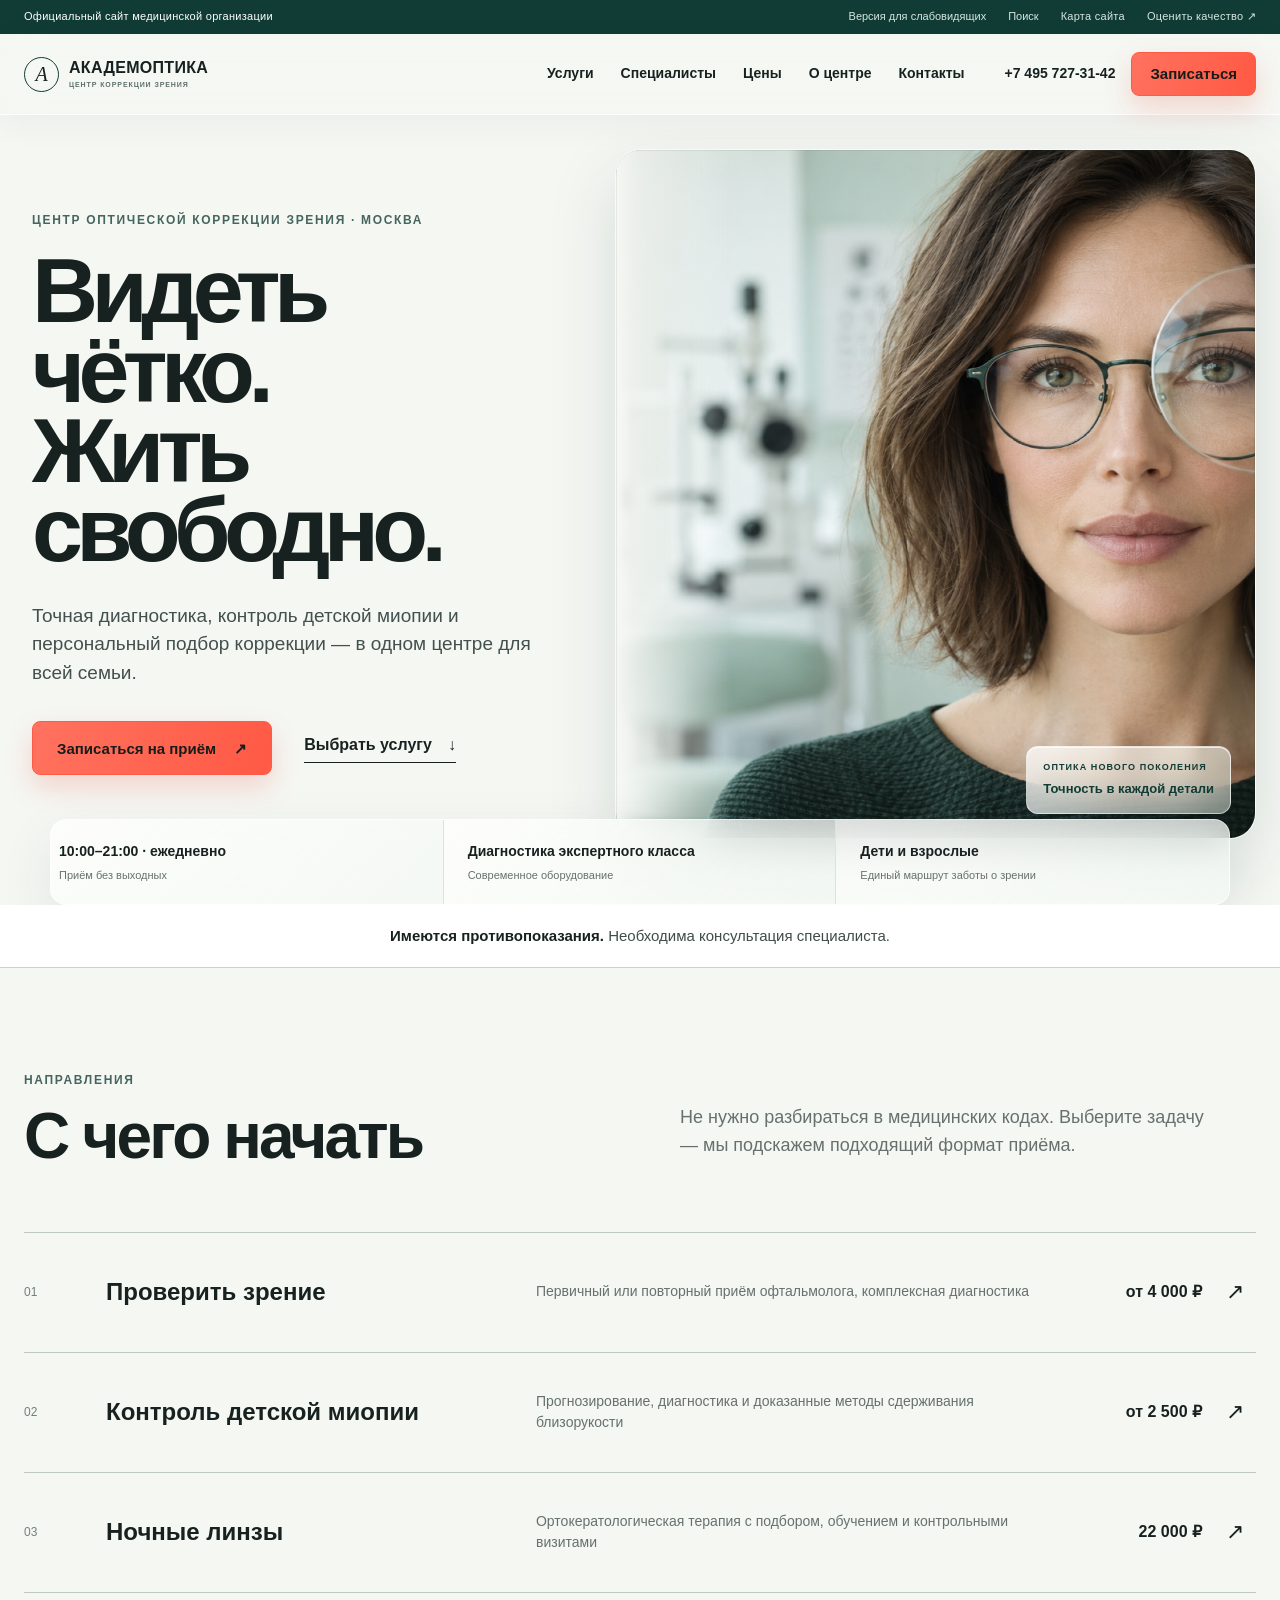
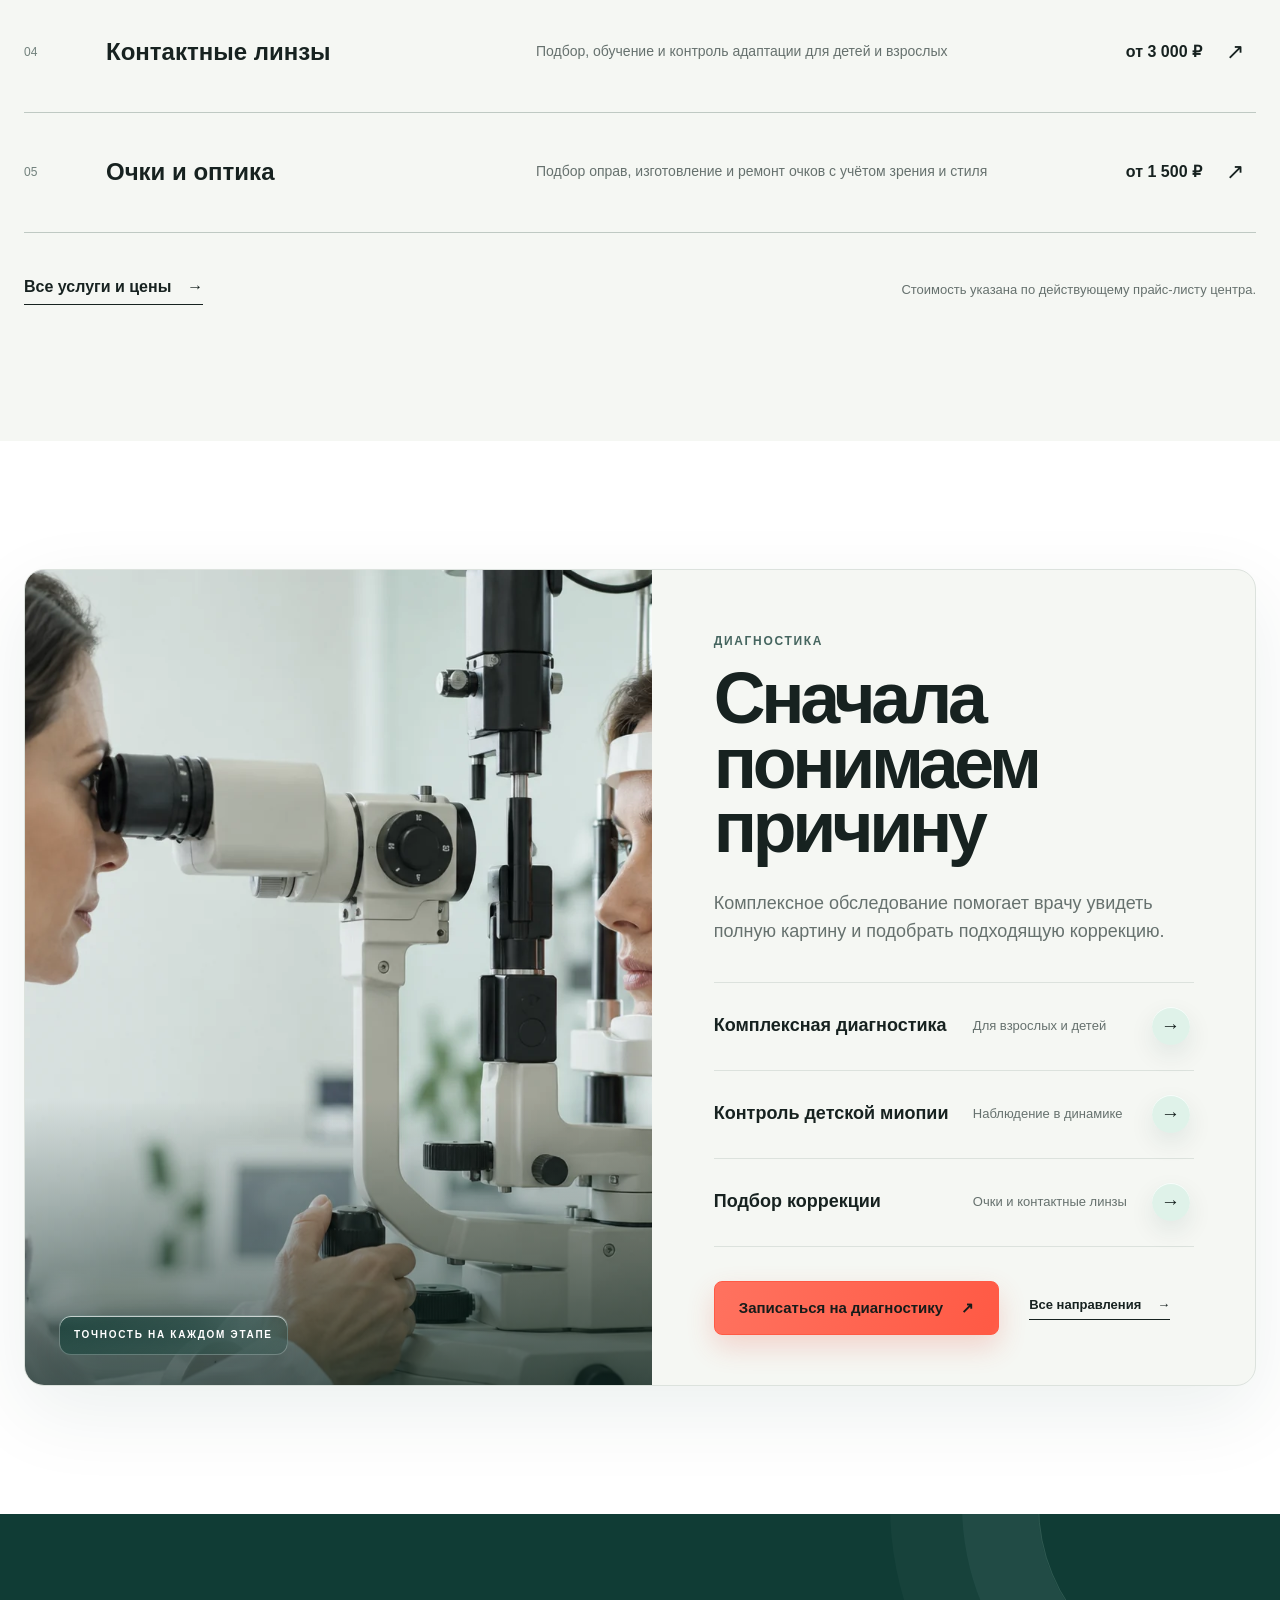
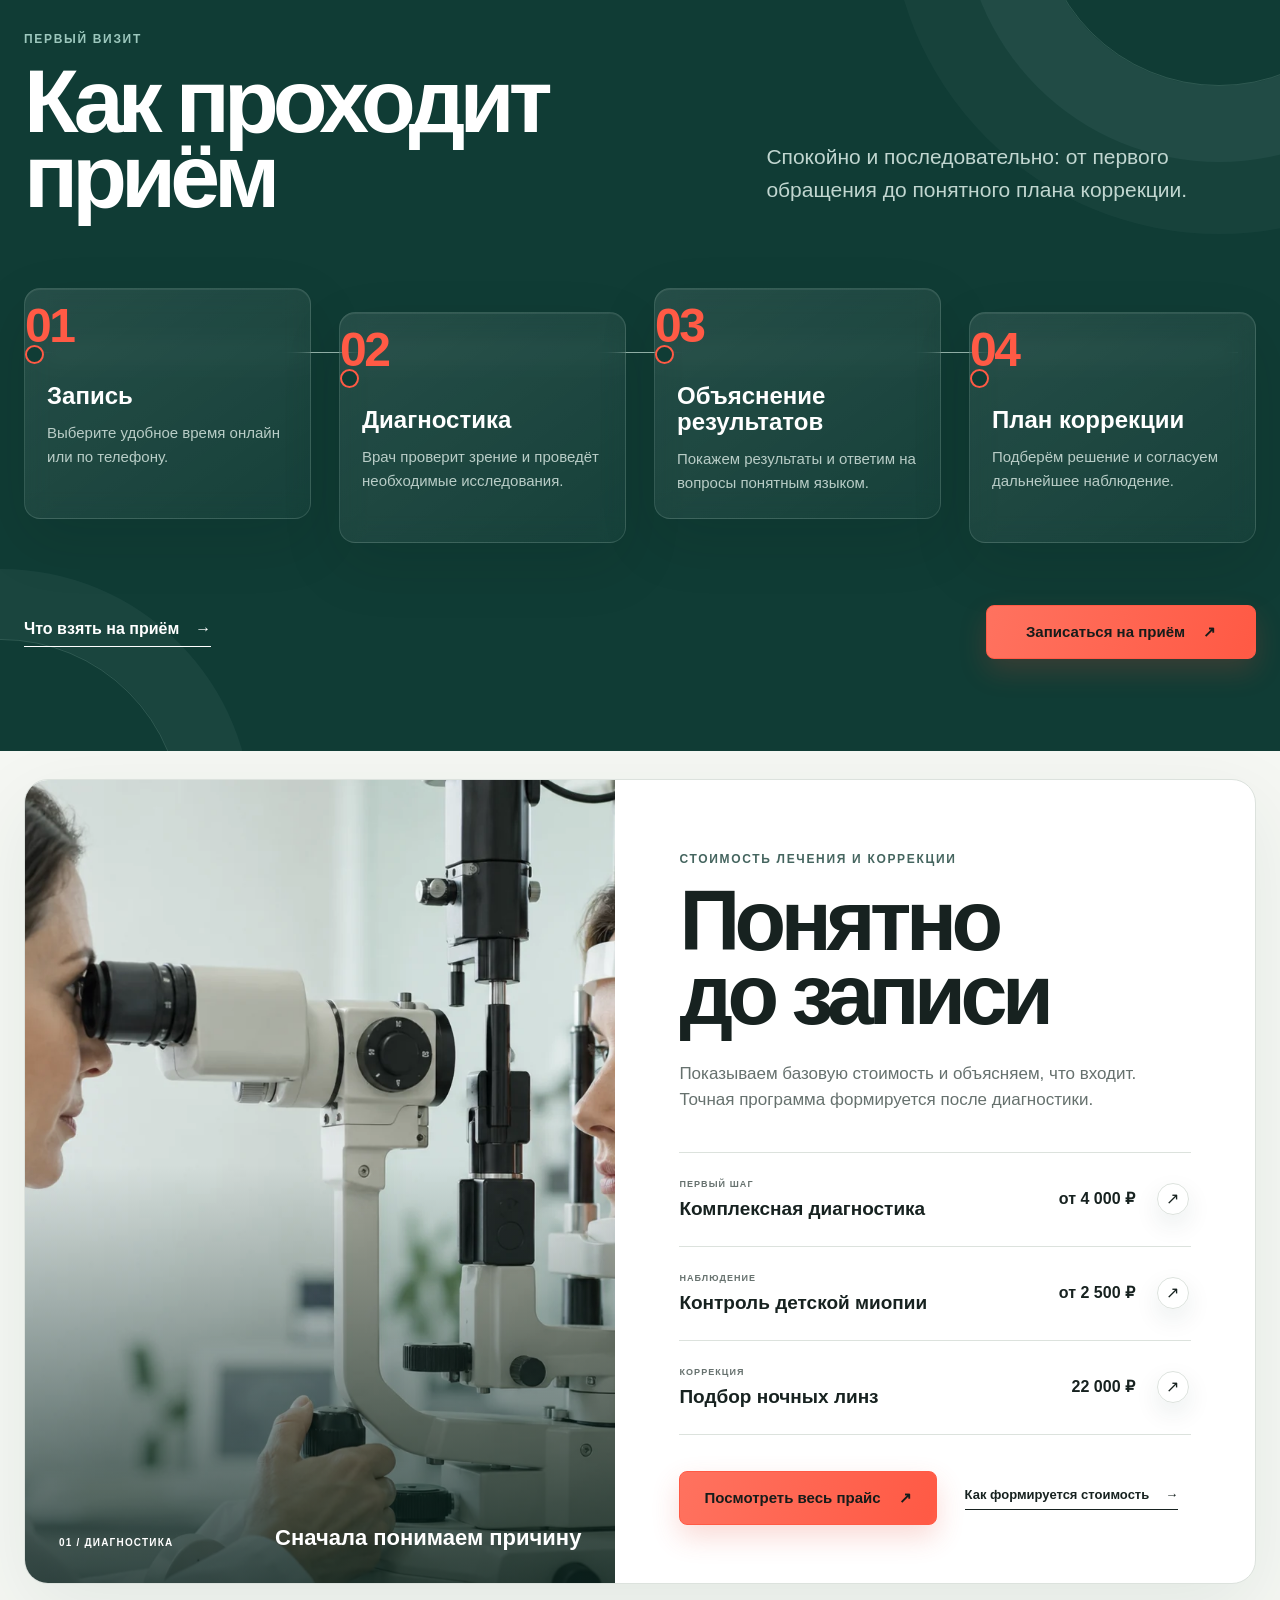
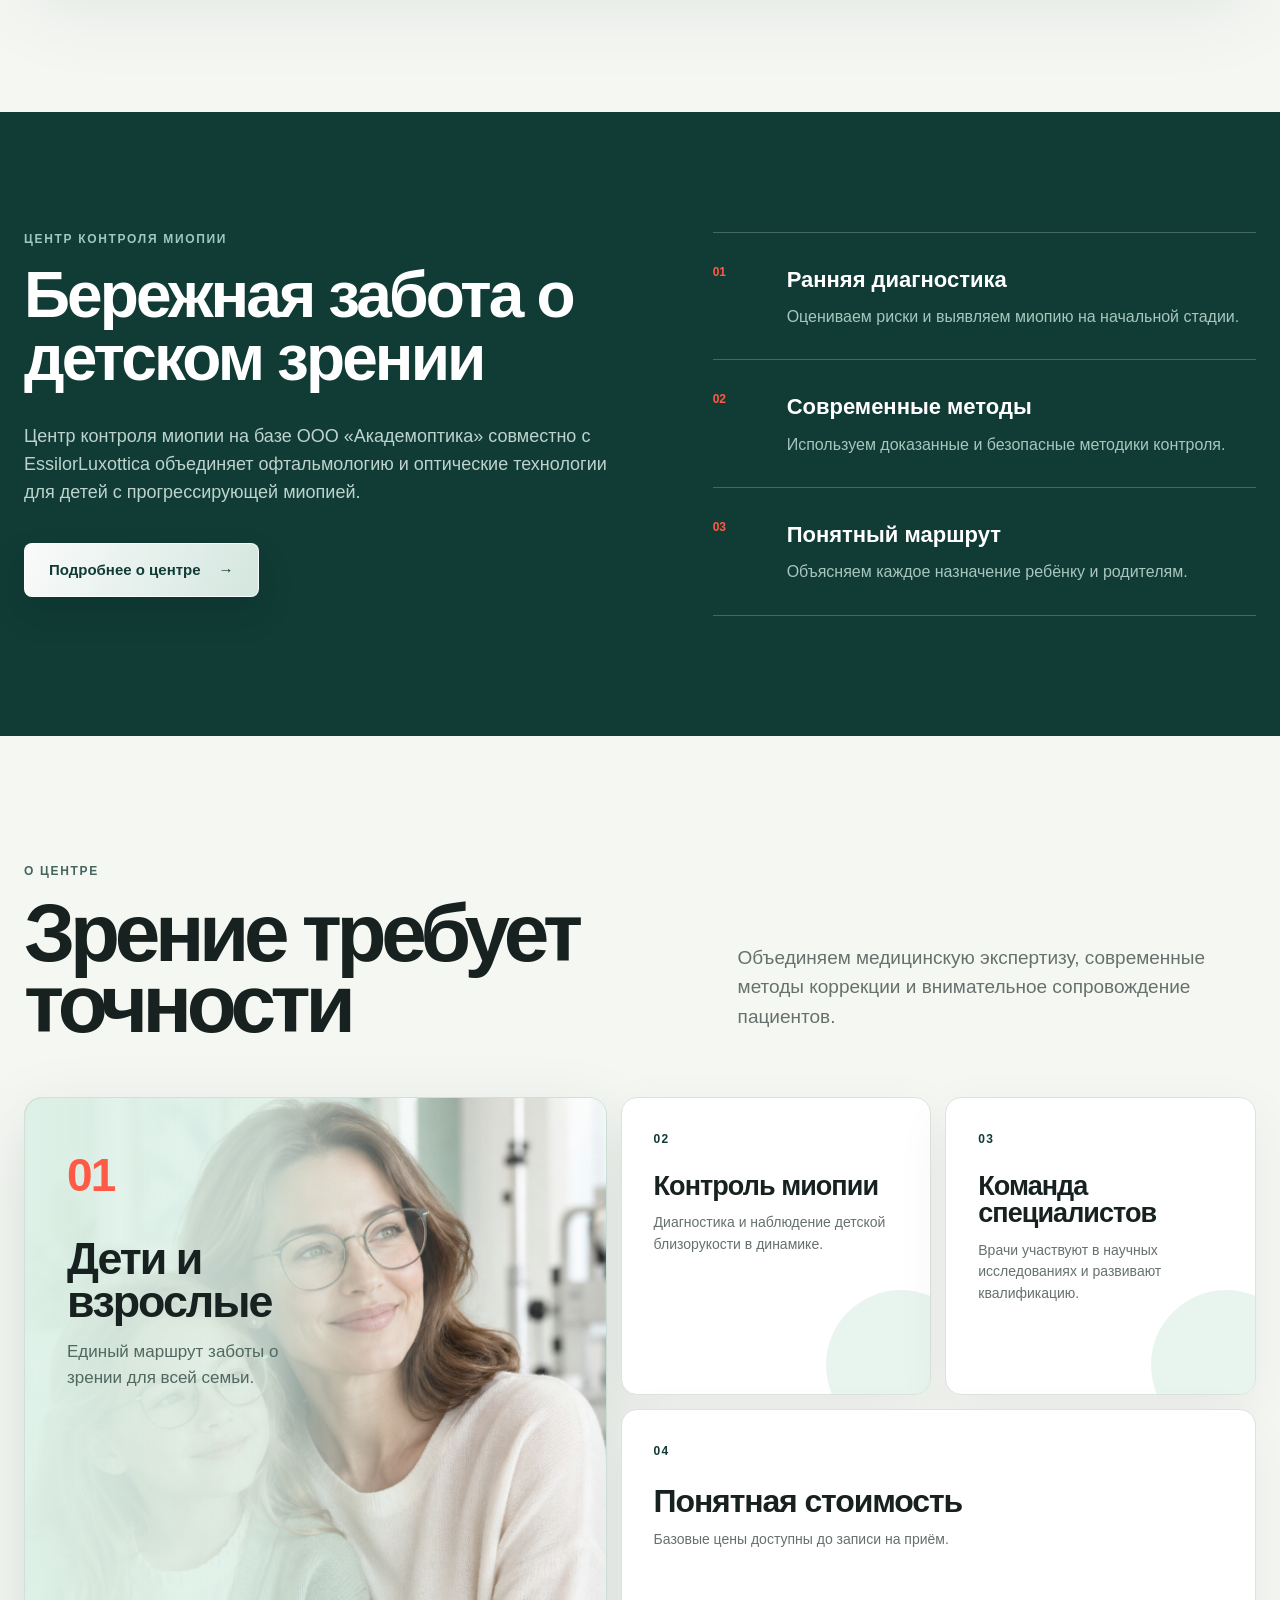
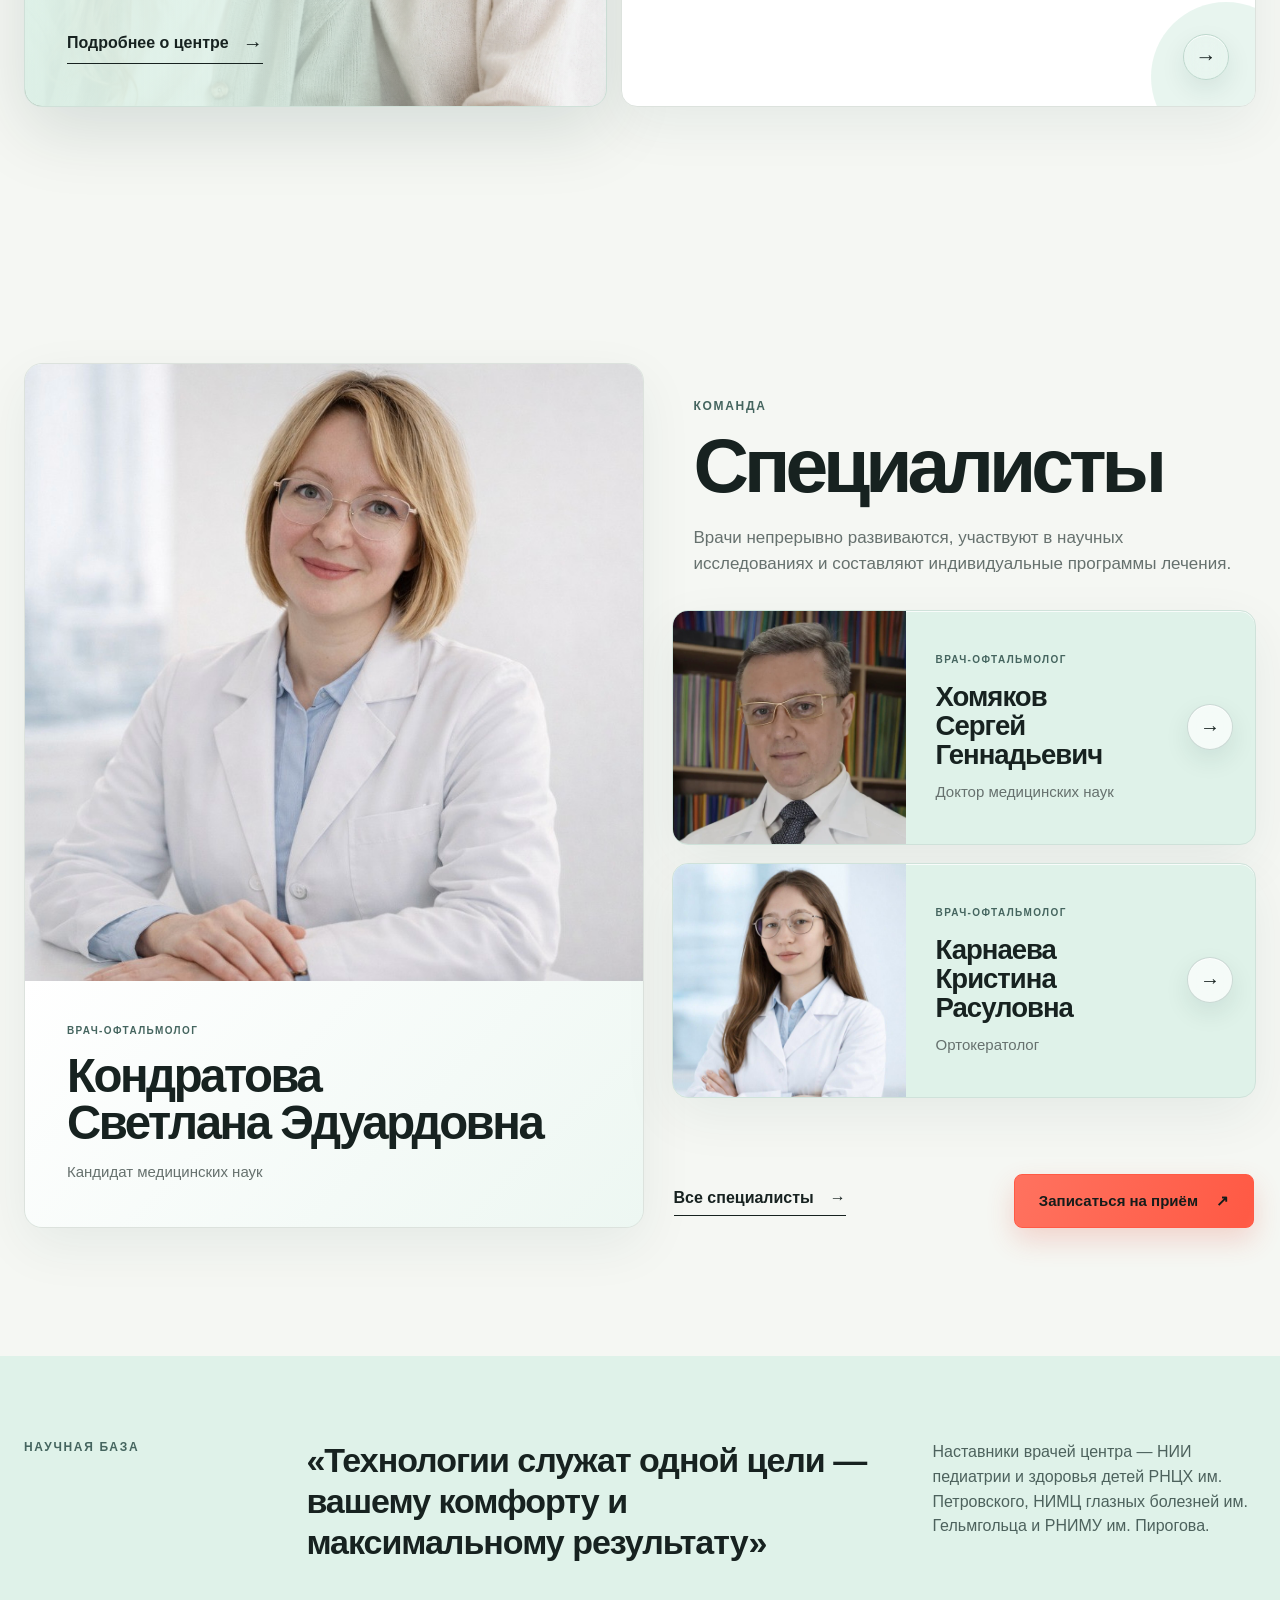
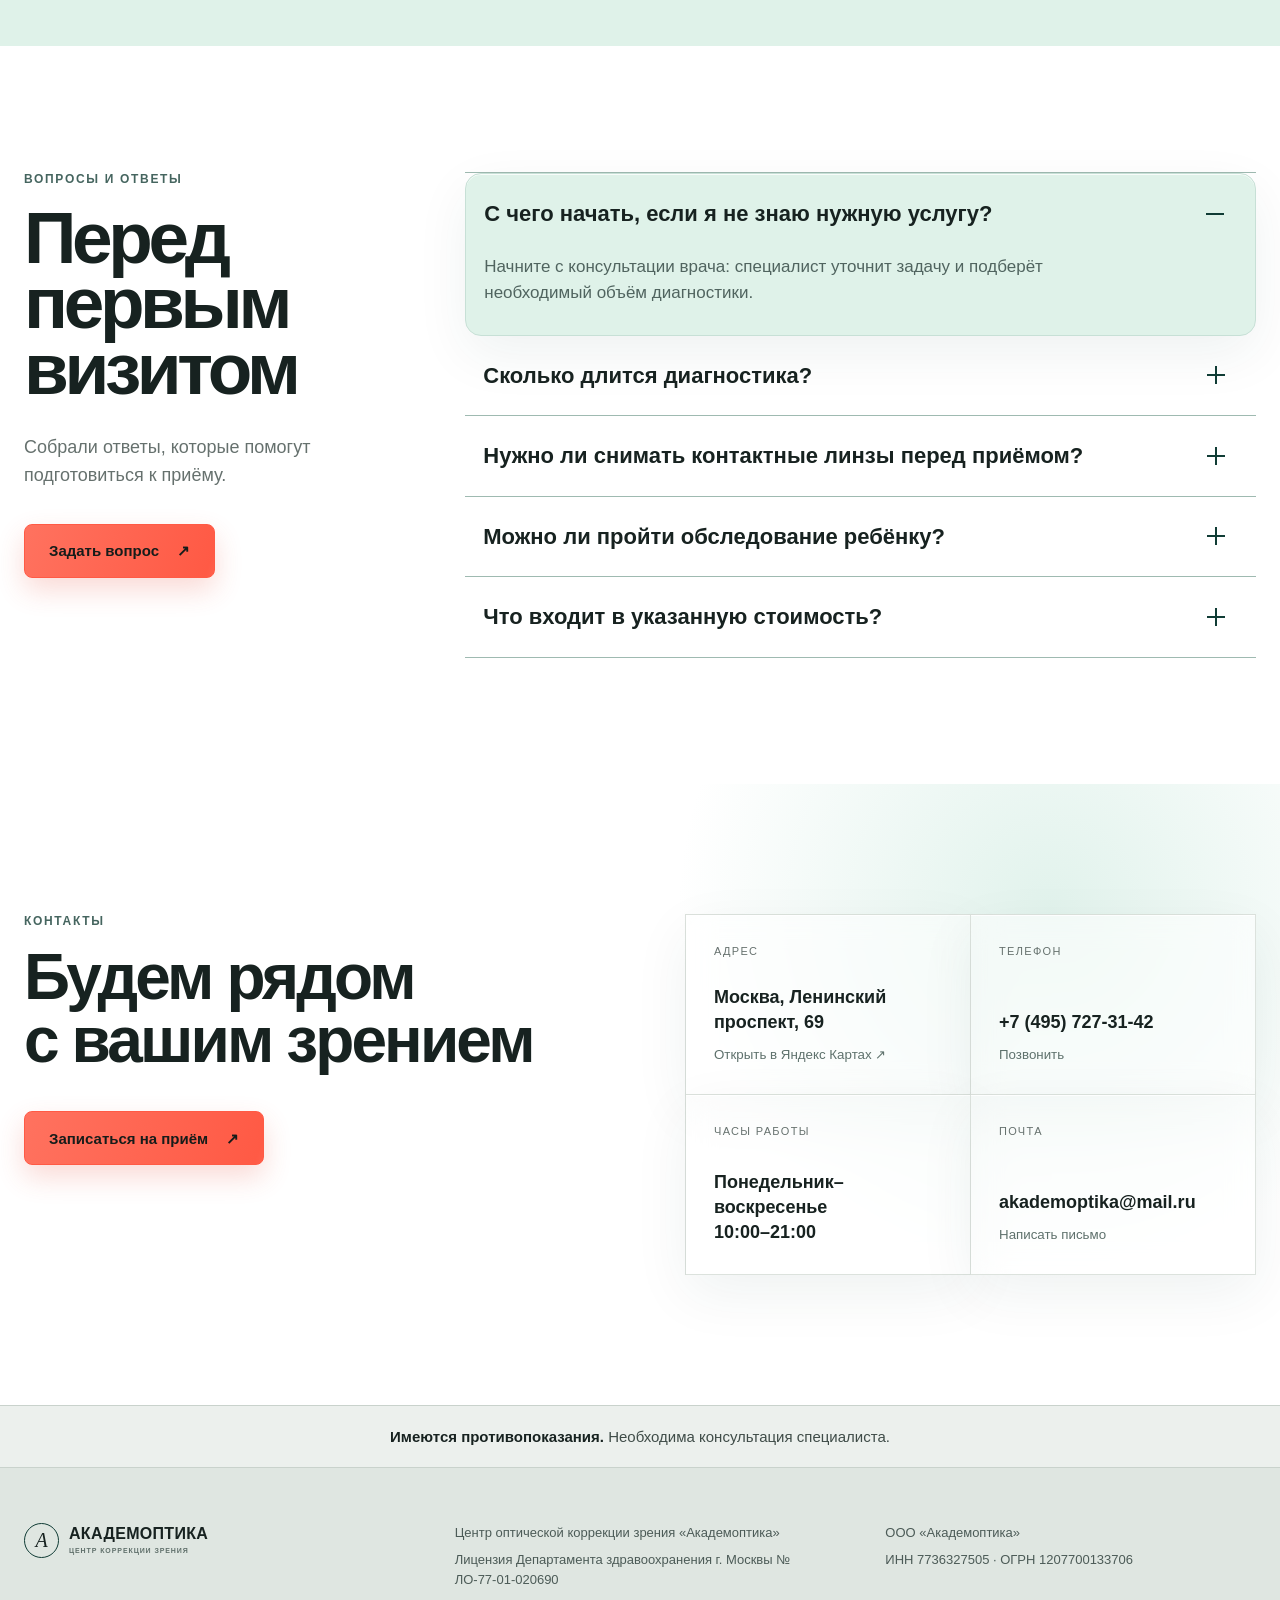
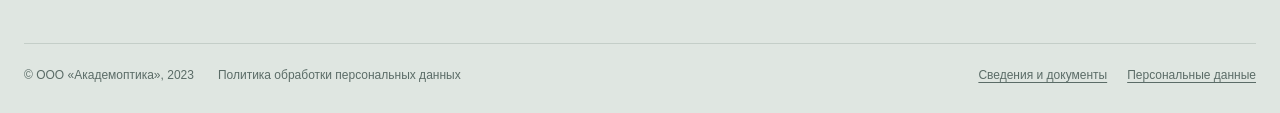
<file: index.html>
<!doctype html>
<html lang="ru">
<head>
  <meta charset="UTF-8">
  <meta name="viewport" content="width=device-width, initial-scale=1.0">
  <meta name="description" content="Академоптика — центр оптической коррекции зрения и контроля миопии для детей и взрослых в Москве.">
  <title>Академоптика — точная забота о зрении</title>
  <link rel="stylesheet" href="styles.css">
</head>
<body>
  <a class="skip-link" href="#main">Перейти к содержимому</a>
  <header class="site-header">
    <div class="container header-row">
      <a class="brand" href="#top" aria-label="Академоптика — на главную"><span class="brand-mark" aria-hidden="true">А</span><span class="brand-name">Академоптика<small>центр коррекции зрения</small></span></a>
      <nav class="desktop-nav" aria-label="Основная навигация">
        <a href="#services">Услуги</a><a href="#doctors">Специалисты</a><a href="price.html">Цены</a><a href="#about">О центре</a><a href="#contacts">Контакты</a>
      </nav>
      <div class="header-actions">
        <a class="phone" href="tel:+74957273142">+7 495 727-31-42</a>
        <a class="button button-small" href="https://akademoptika.ru/zapis-k-vrachy/">Записаться</a>
        <button class="menu-toggle" type="button" aria-expanded="false" aria-controls="mobile-menu" aria-label="Открыть меню"><span></span><span></span></button>
      </div>
    </div>
    <nav class="mobile-menu" id="mobile-menu" aria-label="Мобильная навигация">
      <a href="#services">Услуги</a><a href="#doctors">Специалисты</a><a href="price.html">Цены</a><a href="#about">О центре</a><a href="#contacts">Контакты</a>
    </nav>
  </header>

  <main id="main">
    <section class="hero" id="top">
      <div class="container hero-grid">
        <div class="hero-copy reveal">
          <p class="eyebrow">Центр оптической коррекции зрения · Москва</p>
          <h1><span>Видеть чётко.</span><span>Жить свободно.</span></h1>
          <p class="hero-lead">Точная диагностика, контроль детской миопии и персональный подбор коррекции — в одном центре для всей семьи.</p>
          <div class="hero-actions">
            <a class="button" href="https://akademoptika.ru/zapis-k-vrachy/">Записаться на приём <span aria-hidden="true">↗</span></a>
            <a class="text-link" href="#services">Выбрать услугу <span aria-hidden="true">↓</span></a>
          </div>
        </div>
        <figure class="hero-visual reveal">
          <img src="assets/hero-optical-portrait-v2.jpg" width="1800" height="1200" alt="Женщина в очках смотрит через оптическую линзу" fetchpriority="high">
          <figcaption><span>Оптика нового поколения</span><strong>Точность в каждой детали</strong></figcaption>
        </figure>
      </div>
      <div class="container trust-strip">
        <div><strong>10:00–21:00 · ежедневно</strong><span>Приём без выходных</span></div>
        <div><strong>Диагностика экспертного класса</strong><span>Современное оборудование</span></div>
        <div><strong>Дети и взрослые</strong><span>Единый маршрут заботы о зрении</span></div>
      </div>
    </section>

    <section class="section services" id="services">
      <div class="container">
        <div class="section-heading reveal"><div><p class="eyebrow">Направления</p><h2>С чего начать</h2></div><p>Не нужно разбираться в медицинских кодах. Выберите задачу — мы подскажем подходящий формат приёма.</p></div>
        <div class="service-list">
          <a class="service-row reveal" href="https://akademoptika.ru/zapis-k-vrachy/"><span class="service-index">01</span><span class="service-title">Проверить зрение</span><span class="service-description">Первичный или повторный приём офтальмолога, комплексная диагностика</span><span class="service-price">от 4 000 ₽</span><span class="arrow" aria-hidden="true">↗</span></a>
          <a class="service-row reveal" href="https://akademoptika.ru/tsentr-kontrolya-miopii/"><span class="service-index">02</span><span class="service-title">Контроль детской миопии</span><span class="service-description">Прогнозирование, диагностика и доказанные методы сдерживания близорукости</span><span class="service-price">от 2 500 ₽</span><span class="arrow" aria-hidden="true">↗</span></a>
          <a class="service-row reveal" href="https://akademoptika.ru/%d0%bd%d0%be%d1%87%d0%bd%d1%8b%d0%b5-%d0%bb%d0%b8%d0%bd%d0%b7%d1%8b/"><span class="service-index">03</span><span class="service-title">Ночные линзы</span><span class="service-description">Ортокератологическая терапия с подбором, обучением и контрольными визитами</span><span class="service-price">22 000 ₽</span><span class="arrow" aria-hidden="true">↗</span></a>
          <a class="service-row reveal" href="https://akademoptika.ru/kontaktnye-linzy/"><span class="service-index">04</span><span class="service-title">Контактные линзы</span><span class="service-description">Подбор, обучение и контроль адаптации для детей и взрослых</span><span class="service-price">от 3 000 ₽</span><span class="arrow" aria-hidden="true">↗</span></a>
          <a class="service-row reveal" href="https://akademoptika.ru/remont-ochkov/"><span class="service-index">05</span><span class="service-title">Очки и оптика</span><span class="service-description">Подбор оправ, изготовление и ремонт очков с учётом зрения и стиля</span><span class="service-price">от 1 500 ₽</span><span class="arrow" aria-hidden="true">↗</span></a>
        </div>
        <div class="section-footer"><a class="text-link" href="price.html">Все услуги и цены <span aria-hidden="true">→</span></a><p>Стоимость указана по действующему прайс-листу центра.</p></div>
      </div>
    </section>

    <section class="diagnostics-showcase" id="diagnostics" aria-labelledby="diagnostics-title">
      <div class="container diagnostics-shell reveal">
        <figure class="diagnostics-media">
          <img src="assets/treatment-cost-diagnostics.webp" width="1448" height="1086" alt="Осмотр зрения на щелевой лампе" loading="lazy">
          <figcaption>Точность на каждом этапе</figcaption>
        </figure>
        <div class="diagnostics-copy">
          <p class="eyebrow">Диагностика</p>
          <h2 id="diagnostics-title">Сначала понимаем причину</h2>
          <p class="diagnostics-lead">Комплексное обследование помогает врачу увидеть полную картину и подобрать подходящую коррекцию.</p>
          <div class="diagnostics-links">
            <a href="https://akademoptika.ru/zapis-k-vrachy/"><strong>Комплексная диагностика</strong><span>Для взрослых и детей</span><i aria-hidden="true">→</i></a>
            <a href="https://akademoptika.ru/tsentr-kontrolya-miopii/"><strong>Контроль детской миопии</strong><span>Наблюдение в динамике</span><i aria-hidden="true">→</i></a>
            <a href="#services"><strong>Подбор коррекции</strong><span>Очки и контактные линзы</span><i aria-hidden="true">→</i></a>
          </div>
          <div class="diagnostics-actions"><a class="button" href="https://akademoptika.ru/zapis-k-vrachy/">Записаться на диагностику <span aria-hidden="true">↗</span></a><a class="text-link" href="#services">Все направления <span aria-hidden="true">→</span></a></div>
        </div>
      </div>
    </section>

    <section class="visit-journey" id="first-visit" aria-labelledby="visit-title">
      <div class="container">
        <div class="visit-heading reveal">
          <div><p class="eyebrow light">Первый визит</p><h2 id="visit-title">Как проходит<br>приём</h2></div>
          <p>Спокойно и последовательно: от первого обращения до понятного плана коррекции.</p>
        </div>
        <ol class="visit-steps reveal">
          <li><span>01</span><h3>Запись</h3><p>Выберите удобное время онлайн или по телефону.</p></li>
          <li><span>02</span><h3>Диагностика</h3><p>Врач проверит зрение и проведёт необходимые исследования.</p></li>
          <li><span>03</span><h3>Объяснение результатов</h3><p>Покажем результаты и ответим на вопросы понятным языком.</p></li>
          <li><span>04</span><h3>План коррекции</h3><p>Подберём решение и согласуем дальнейшее наблюдение.</p></li>
        </ol>
        <div class="visit-actions reveal"><a class="text-link" href="#faq">Что взять на приём <span aria-hidden="true">→</span></a><a class="button" href="https://akademoptika.ru/zapis-k-vrachy/">Записаться на приём <span aria-hidden="true">↗</span></a></div>
      </div>
    </section>

    <section class="cost-preview" id="cost" aria-labelledby="cost-title">
      <div class="container cost-preview-shell reveal">
        <figure class="cost-photo">
          <img src="assets/treatment-cost-diagnostics.webp" width="1448" height="1086" alt="Диагностика зрения на щелевой лампе" loading="lazy">
          <figcaption><span>01 / Диагностика</span><strong>Сначала понимаем причину</strong></figcaption>
        </figure>
        <div class="cost-content">
          <p class="eyebrow">Стоимость лечения и коррекции</p>
          <h2 id="cost-title">Понятно<br>до записи</h2>
          <p class="cost-intro">Показываем базовую стоимость и объясняем, что входит. Точная программа формируется после диагностики.</p>
          <div class="cost-list">
            <a href="https://akademoptika.ru/zapis-k-vrachy/">
              <span><small>Первый шаг</small><strong>Комплексная диагностика</strong></span><b>от 4 000 ₽</b><i aria-hidden="true">↗</i>
            </a>
            <a href="https://akademoptika.ru/tsentr-kontrolya-miopii/">
              <span><small>Наблюдение</small><strong>Контроль детской миопии</strong></span><b>от 2 500 ₽</b><i aria-hidden="true">↗</i>
            </a>
            <a href="https://akademoptika.ru/%d0%bd%d0%be%d1%87%d0%bd%d1%8b%d0%b5-%d0%bb%d0%b8%d0%bd%d0%b7%d1%8b/">
              <span><small>Коррекция</small><strong>Подбор ночных линз</strong></span><b>22 000 ₽</b><i aria-hidden="true">↗</i>
            </a>
          </div>
          <div class="cost-actions">
            <a class="button" href="price.html">Посмотреть весь прайс <span aria-hidden="true">↗</span></a>
            <a class="text-link" href="price.html">Как формируется стоимость <span aria-hidden="true">→</span></a>
          </div>
        </div>
      </div>
    </section>

    <section class="myopia-section" id="about">
      <div class="container myopia-grid">
        <div class="myopia-copy reveal"><p class="eyebrow light">Центр контроля миопии</p><h2>Бережная забота о детском зрении</h2><p>Центр контроля миопии на базе ООО «Академоптика» совместно с EssilorLuxottica объединяет офтальмологию и оптические технологии для детей с прогрессирующей миопией.</p><a class="button button-light" href="https://akademoptika.ru/tsentr-kontrolya-miopii/">Подробнее о центре <span aria-hidden="true">→</span></a></div>
        <div class="myopia-steps reveal">
          <article><span>01</span><div><h3>Ранняя диагностика</h3><p>Оцениваем риски и выявляем миопию на начальной стадии.</p></div></article>
          <article><span>02</span><div><h3>Современные методы</h3><p>Используем доказанные и безопасные методики контроля.</p></div></article>
          <article><span>03</span><div><h3>Понятный маршрут</h3><p>Объясняем каждое назначение ребёнку и родителям.</p></div></article>
        </div>
      </div>
    </section>

    <section class="why-center" id="why-us" aria-labelledby="why-title">
      <div class="container">
        <div class="why-heading reveal">
          <div><p class="eyebrow">О центре</p><h2 id="why-title">Зрение требует точности</h2></div>
          <p>Объединяем медицинскую экспертизу, современные методы коррекции и внимательное сопровождение пациентов.</p>
        </div>
        <div class="why-grid reveal">
          <article class="why-feature">
            <img src="assets/family-vision-v1.jpg" width="1800" height="1350" alt="Мама и дочь в очках в центре зрения" loading="lazy">
            <div class="why-card-copy"><span>01</span><h3>Дети и взрослые</h3><p>Единый маршрут заботы о зрении для всей семьи.</p><a href="#services">Подробнее о центре <b aria-hidden="true">→</b></a></div>
          </article>
          <article class="why-card"><span>02</span><h3>Контроль миопии</h3><p>Диагностика и наблюдение детской близорукости в динамике.</p></article>
          <article class="why-card"><span>03</span><h3>Команда специалистов</h3><p>Врачи участвуют в научных исследованиях и развивают квалификацию.</p></article>
          <article class="why-card why-price"><span>04</span><h3>Понятная стоимость</h3><p>Базовые цены доступны до записи на приём.</p><a href="price.html" aria-label="Открыть цены">→</a></article>
        </div>
      </div>
    </section>

    <section class="section doctors" id="doctors">
      <div class="container">
        <div class="doctors-editorial">
          <article class="doctor-featured reveal">
            <img src="assets/doctor-kondratova.jpeg" width="854" height="853" alt="Кондратова Светлана Эдуардовна" loading="lazy">
            <div class="doctor-featured-copy">
              <p>Врач-офтальмолог</p>
              <h3>Кондратова<br>Светлана Эдуардовна</h3>
              <span>Кандидат медицинских наук</span>
            </div>
          </article>
          <div class="doctors-panel reveal">
            <header class="doctors-intro">
              <p class="eyebrow">Команда</p>
              <h2>Специалисты</h2>
              <p>Врачи непрерывно развиваются, участвуют в научных исследованиях и составляют индивидуальные программы лечения.</p>
            </header>
            <div class="doctor-compact-list">
              <article class="doctor-compact">
                <img src="assets/doctor-homyakov.jpg" width="1024" height="1024" alt="Хомяков Сергей Геннадьевич" loading="lazy">
                <div class="doctor-compact-copy">
                  <p>Врач-офтальмолог</p>
                  <h3>Хомяков<br>Сергей Геннадьевич</h3>
                  <span>Доктор медицинских наук</span>
                </div>
                <a href="https://akademoptika.ru/specialisti/" aria-label="Все специалисты — Хомяков Сергей Геннадьевич">→</a>
              </article>
              <article class="doctor-compact">
                <img src="assets/doctor-karnaeva.jpg" width="1024" height="1024" alt="Карнаева Кристина Расуловна" loading="lazy">
                <div class="doctor-compact-copy">
                  <p>Врач-офтальмолог</p>
                  <h3>Карнаева<br>Кристина Расуловна</h3>
                  <span>Ортокератолог</span>
                </div>
                <a href="https://akademoptika.ru/specialisti/" aria-label="Все специалисты — Карнаева Кристина Расуловна">→</a>
              </article>
            </div>
            <div class="doctors-actions">
              <a class="text-link" href="https://akademoptika.ru/specialisti/">Все специалисты <span aria-hidden="true">→</span></a>
              <a class="button" href="https://akademoptika.ru/zapis-k-vrachy/">Записаться на приём <span aria-hidden="true">↗</span></a>
            </div>
          </div>
        </div>
      </div>
    </section>

    <section class="science">
      <div class="container science-grid reveal"><p class="eyebrow">Научная база</p><blockquote>«Технологии служат одной цели — вашему комфорту и максимальному результату»</blockquote><p>Наставники врачей центра — НИИ педиатрии и здоровья детей РНЦХ им. Петровского, НИМЦ глазных болезней им. Гельмгольца и РНИМУ им. Пирогова.</p></div>
    </section>

    <section class="faq-section" id="faq" aria-labelledby="faq-title">
      <div class="container faq-layout">
        <div class="faq-intro reveal"><p class="eyebrow">Вопросы и ответы</p><h2 id="faq-title">Перед первым визитом</h2><p>Собрали ответы, которые помогут подготовиться к приёму.</p><a class="button" href="mailto:akademoptika@mail.ru">Задать вопрос <span aria-hidden="true">↗</span></a></div>
        <div class="faq-list reveal">
          <details open><summary>С чего начать, если я не знаю нужную услугу?<span aria-hidden="true"></span></summary><p>Начните с консультации врача: специалист уточнит задачу и подберёт необходимый объём диагностики.</p></details>
          <details><summary>Сколько длится диагностика?<span aria-hidden="true"></span></summary><p>Продолжительность зависит от цели обращения и необходимых исследований. Точное время администратор уточнит при записи.</p></details>
          <details><summary>Нужно ли снимать контактные линзы перед приёмом?<span aria-hidden="true"></span></summary><p>Требования зависят от типа линз и исследования. Уточните рекомендации у администратора при записи.</p></details>
          <details><summary>Можно ли пройти обследование ребёнку?<span aria-hidden="true"></span></summary><p>Да, центр принимает детей и взрослых. Для ребёнка подбирается подходящий возрасту формат обследования.</p></details>
          <details><summary>Что входит в указанную стоимость?<span aria-hidden="true"></span></summary><p>Состав услуги указан в действующем прайс-листе. Итоговый объём диагностики врач определяет после консультации.</p></details>
        </div>
      </div>
    </section>

    <section class="contact-section" id="contacts">
      <div class="container contact-grid">
        <div class="contact-copy reveal"><p class="eyebrow">Контакты</p><h2>Будем рядом<br>с вашим зрением</h2><a class="button" href="https://akademoptika.ru/zapis-k-vrachy/">Записаться на приём <span aria-hidden="true">↗</span></a></div>
        <div class="contact-details reveal">
          <a href="https://yandex.ru/maps/?text=Москва%2C%20Ленинский%20проспект%2C%2069" target="_blank" rel="noopener"><span>Адрес</span><strong>Москва, Ленинский проспект, 69</strong><small>Открыть в Яндекс Картах ↗</small></a>
          <a href="tel:+74957273142"><span>Телефон</span><strong>+7 (495) 727-31-42</strong><small>Позвонить</small></a>
          <div><span>Часы работы</span><strong>Понедельник–воскресенье<br>10:00–21:00</strong></div>
          <a href="mailto:akademoptika@mail.ru"><span>Почта</span><strong>akademoptika@mail.ru</strong><small>Написать письмо</small></a>
        </div>
      </div>
    </section>
  </main>

  <footer class="footer"><div class="container footer-main"><a class="brand" href="#top"><span class="brand-mark" aria-hidden="true">А</span><span class="brand-name">Академоптика<small>центр коррекции зрения</small></span></a><div><p>Центр оптической коррекции зрения «Академоптика»</p><p>Лицензия Департамента здравоохранения г. Москвы № ЛО-77-01-020690</p></div><div><p>ООО «Академоптика»</p><p>ИНН 7736327505 · ОГРН 1207700133706</p></div></div><div class="container footer-bottom"><span>© ООО «Академоптика», 2023</span><a href="privacy.html">Политика обработки персональных данных</a></div></footer>

  <a class="mobile-book" href="https://akademoptika.ru/zapis-k-vrachy/">Записаться <span aria-hidden="true">↗</span></a>
  <script src="script.js"></script>
</body>
</html>
</file>
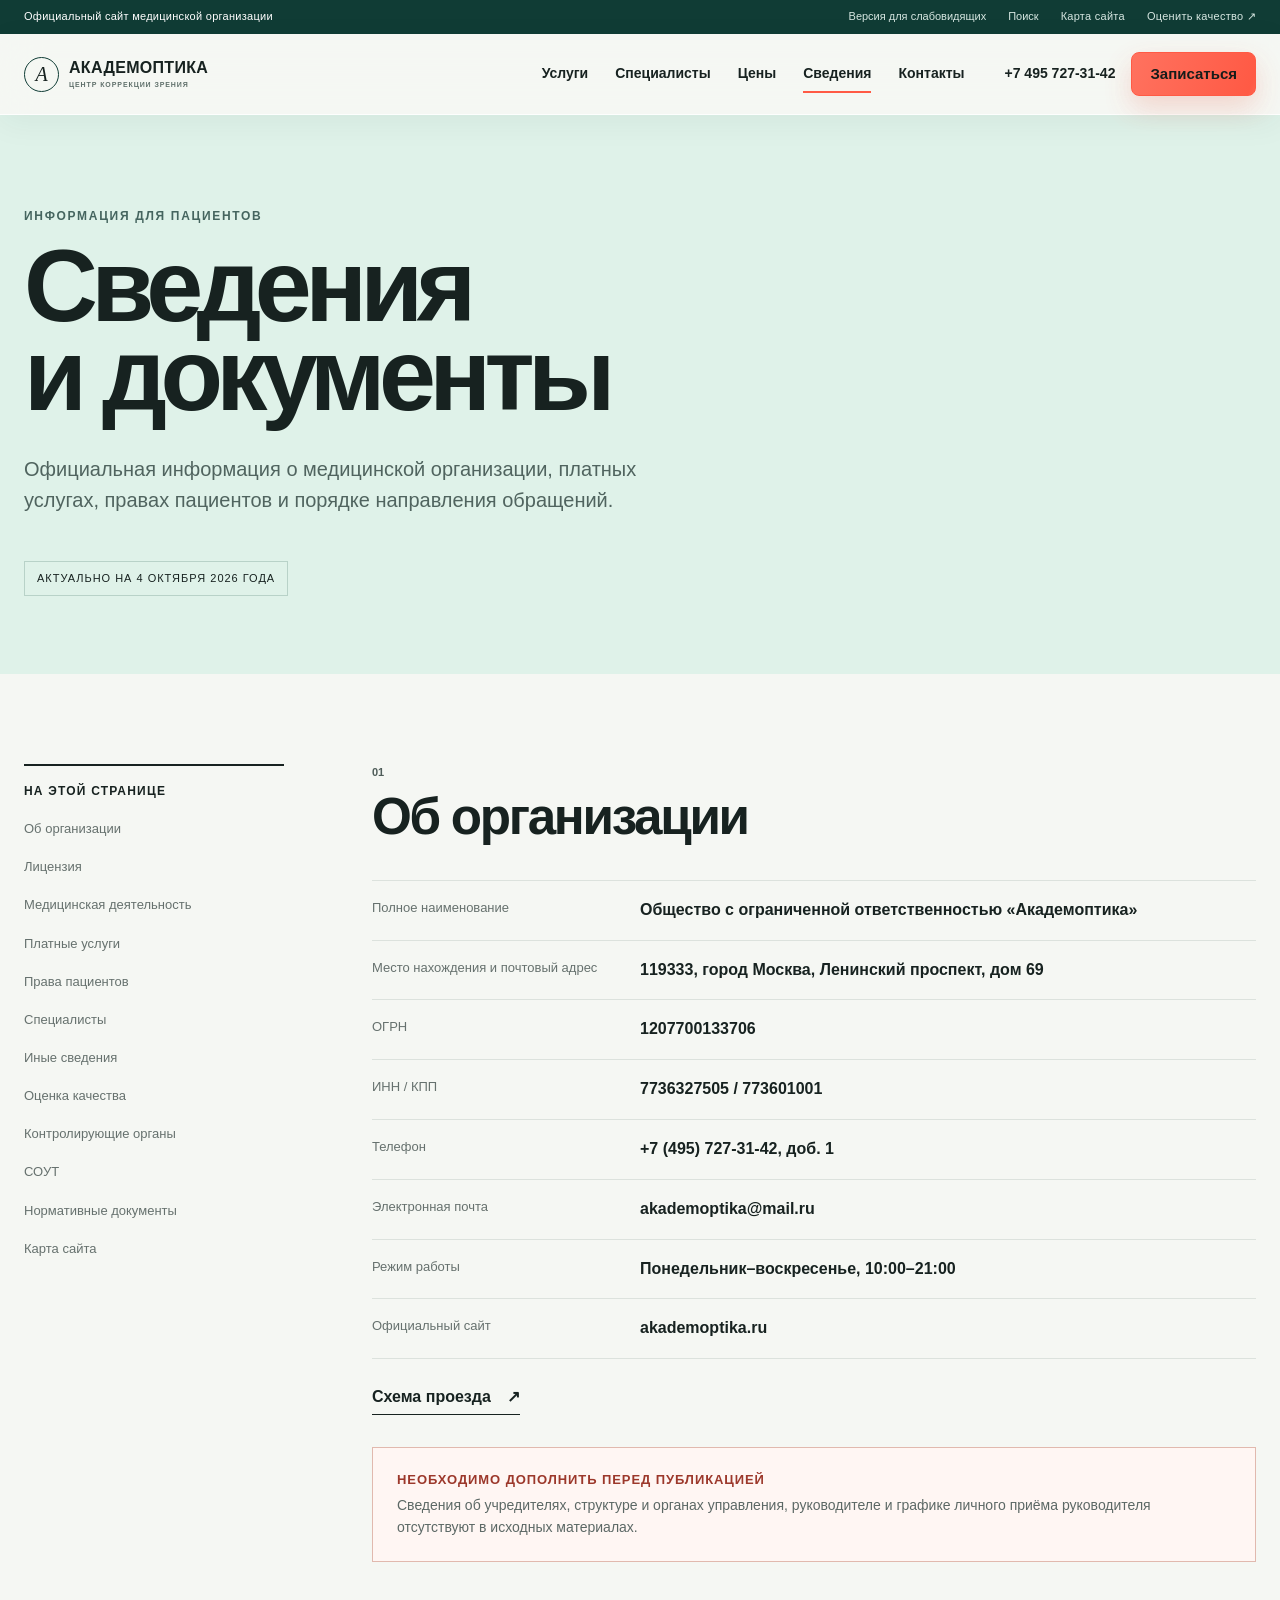
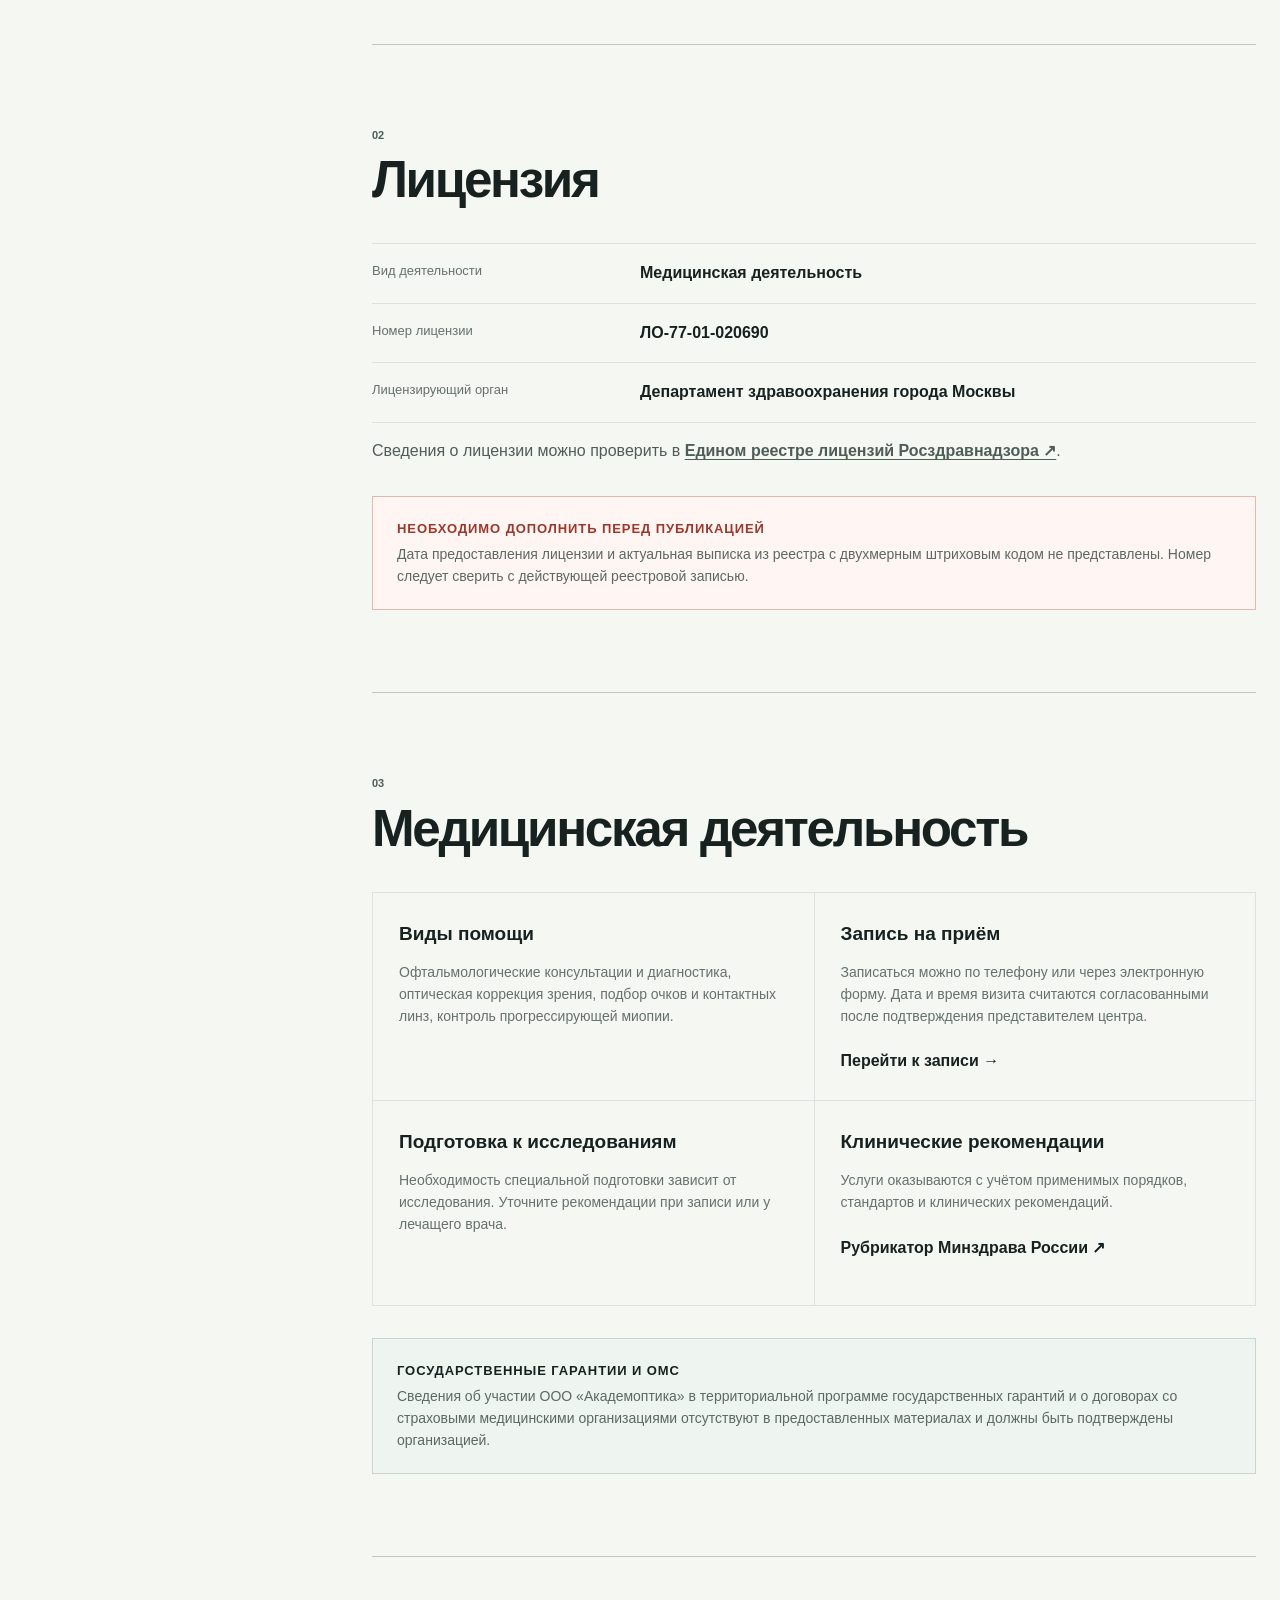
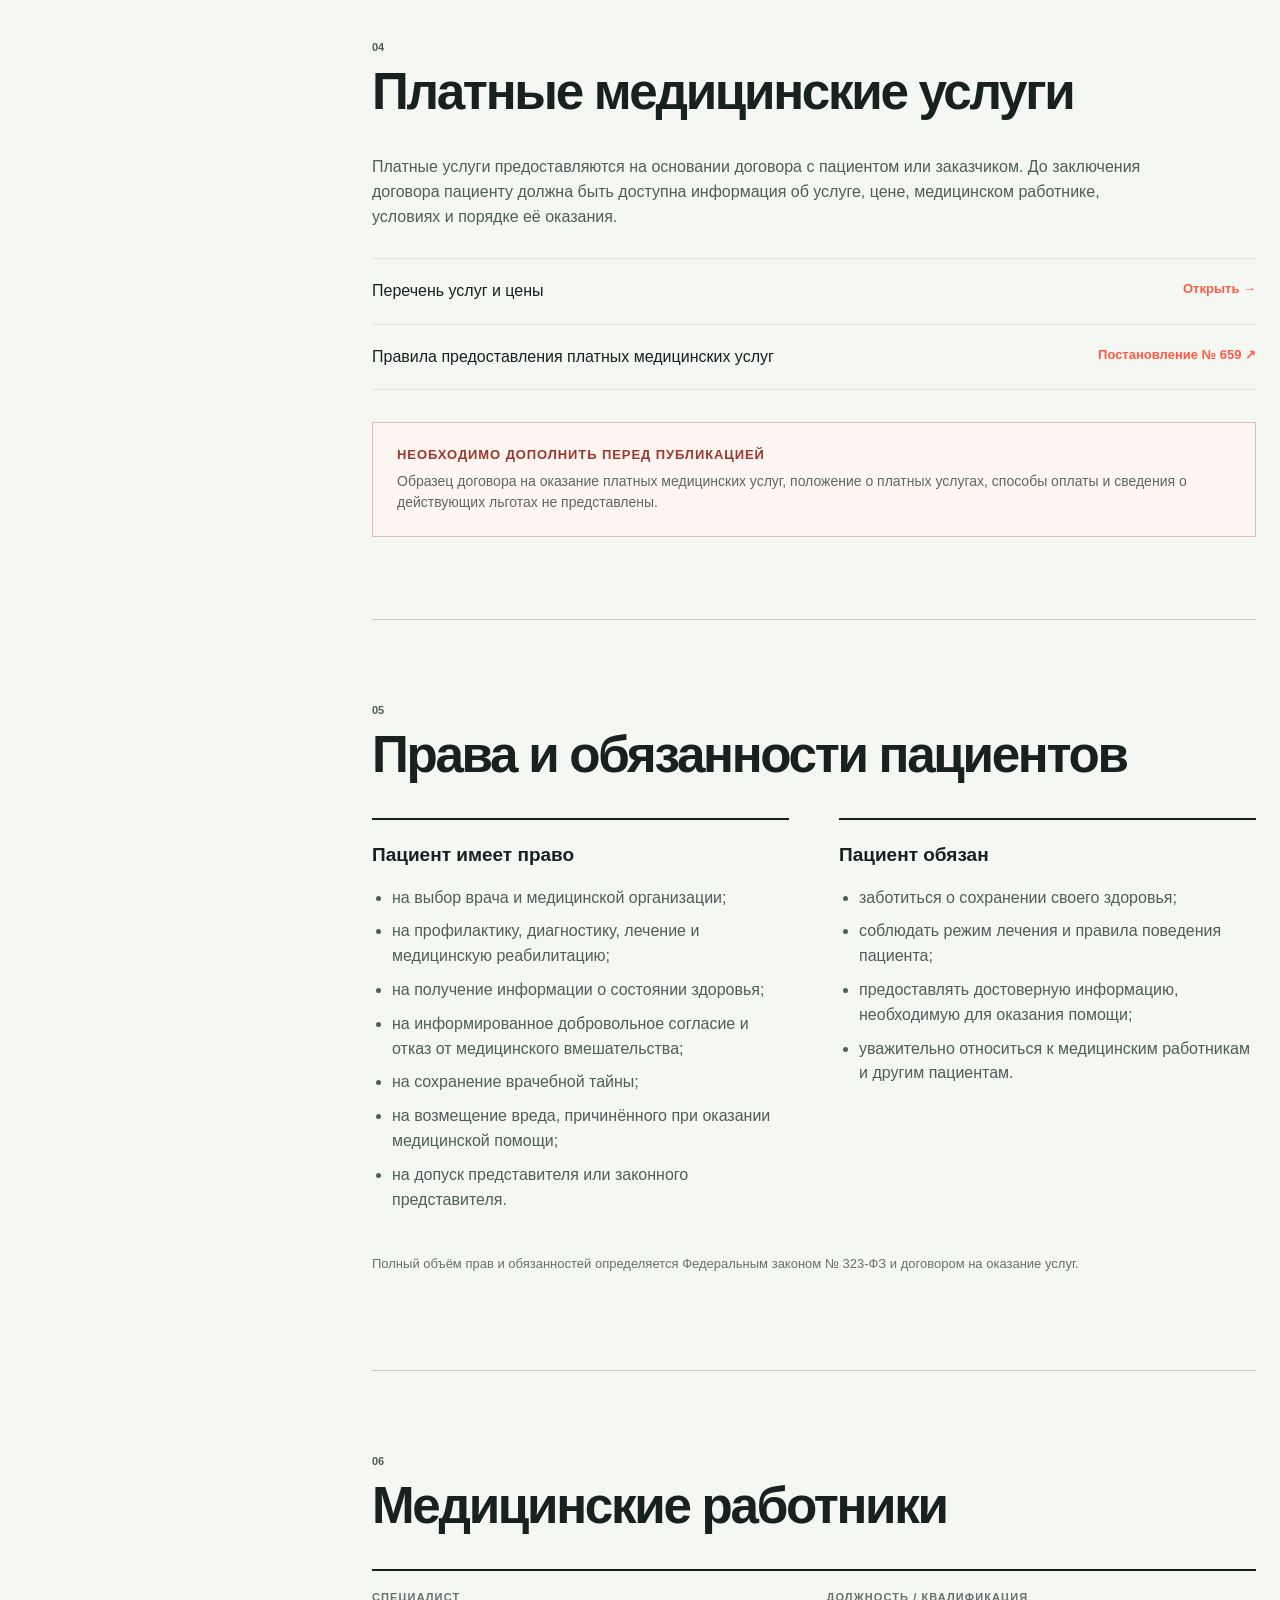
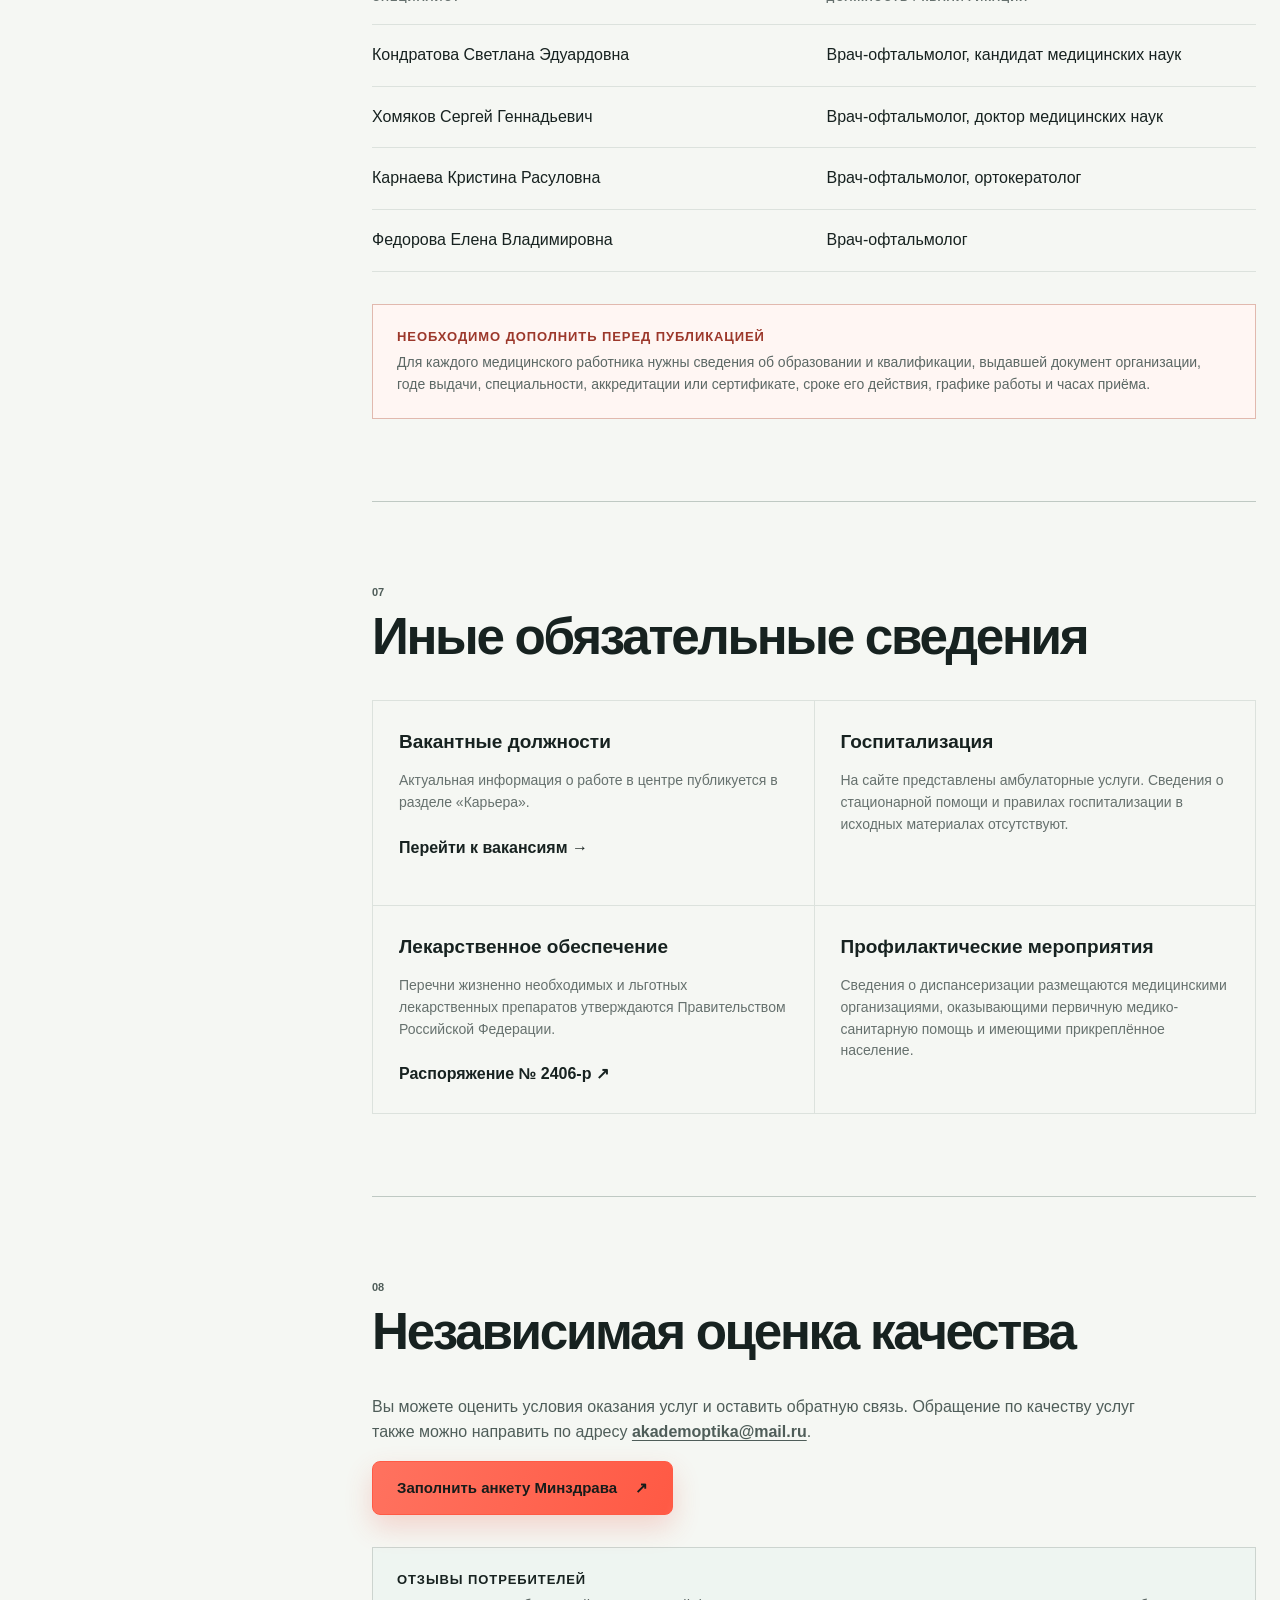
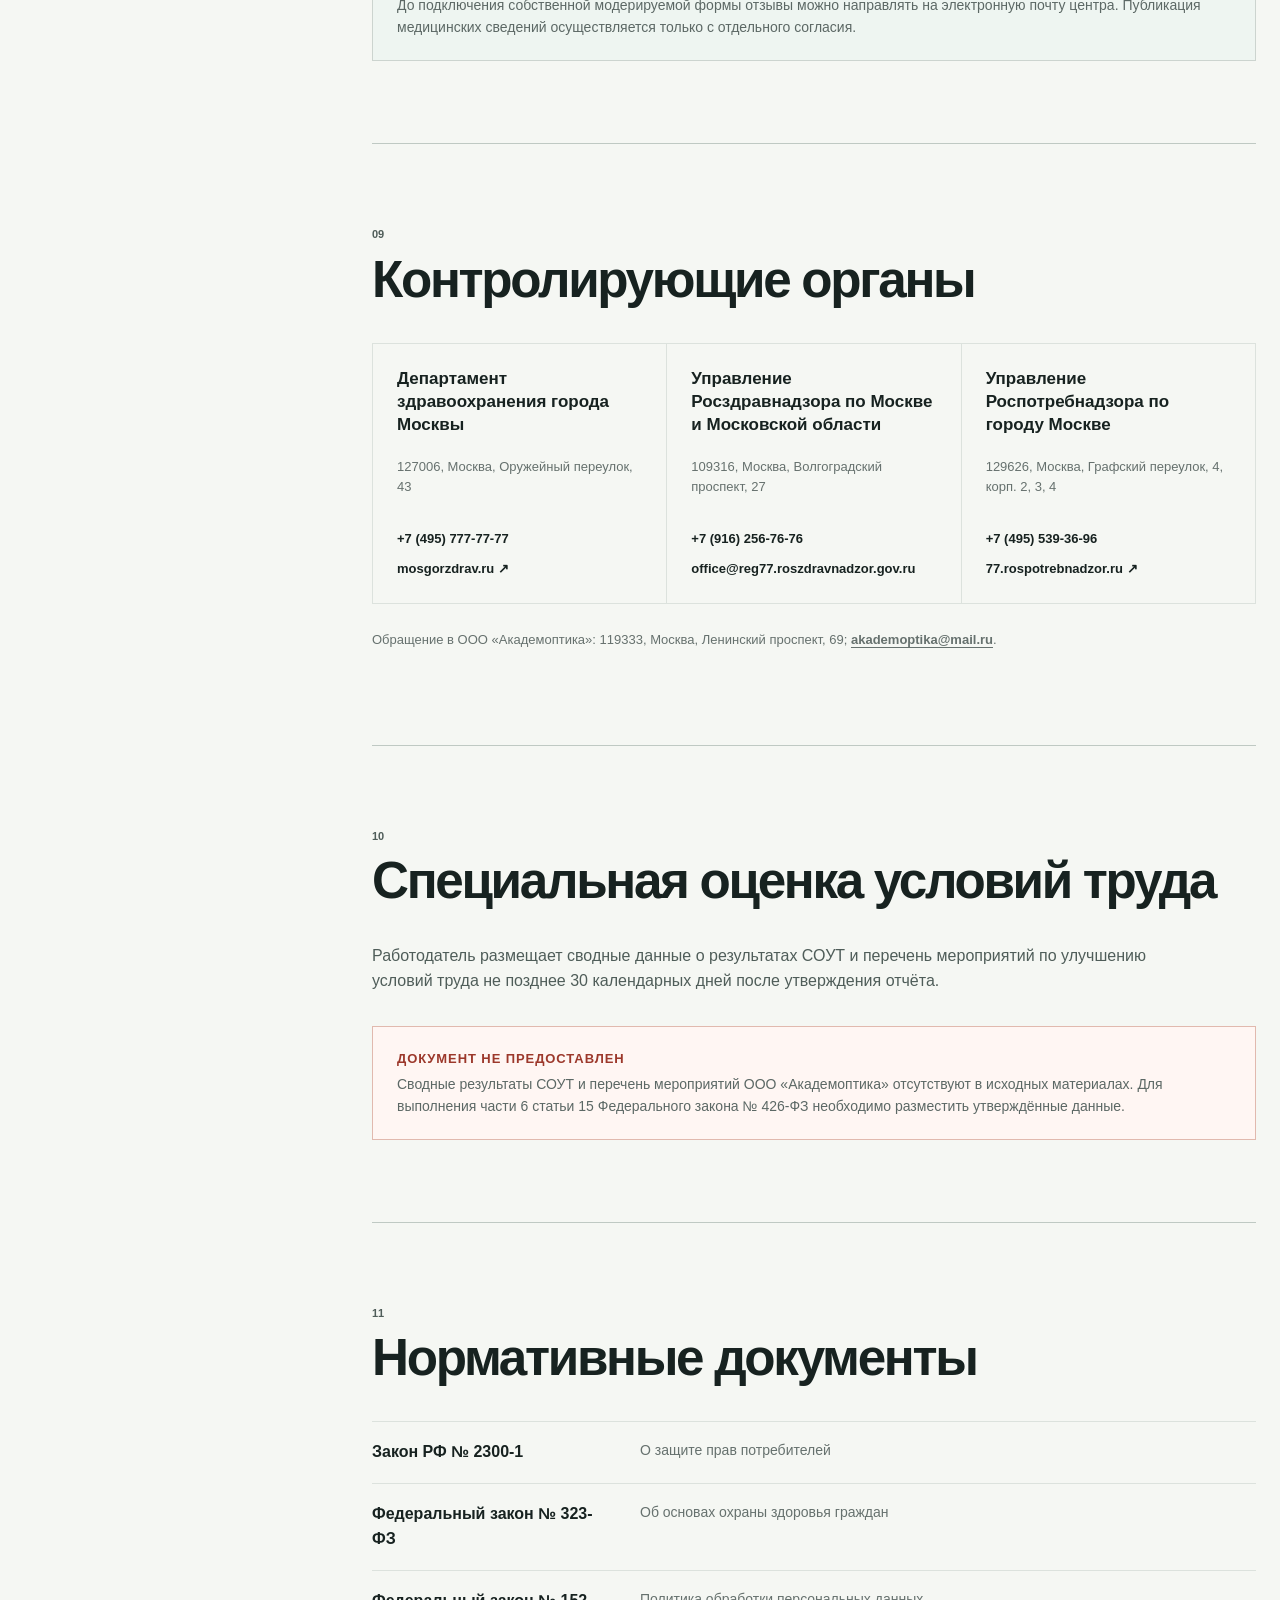
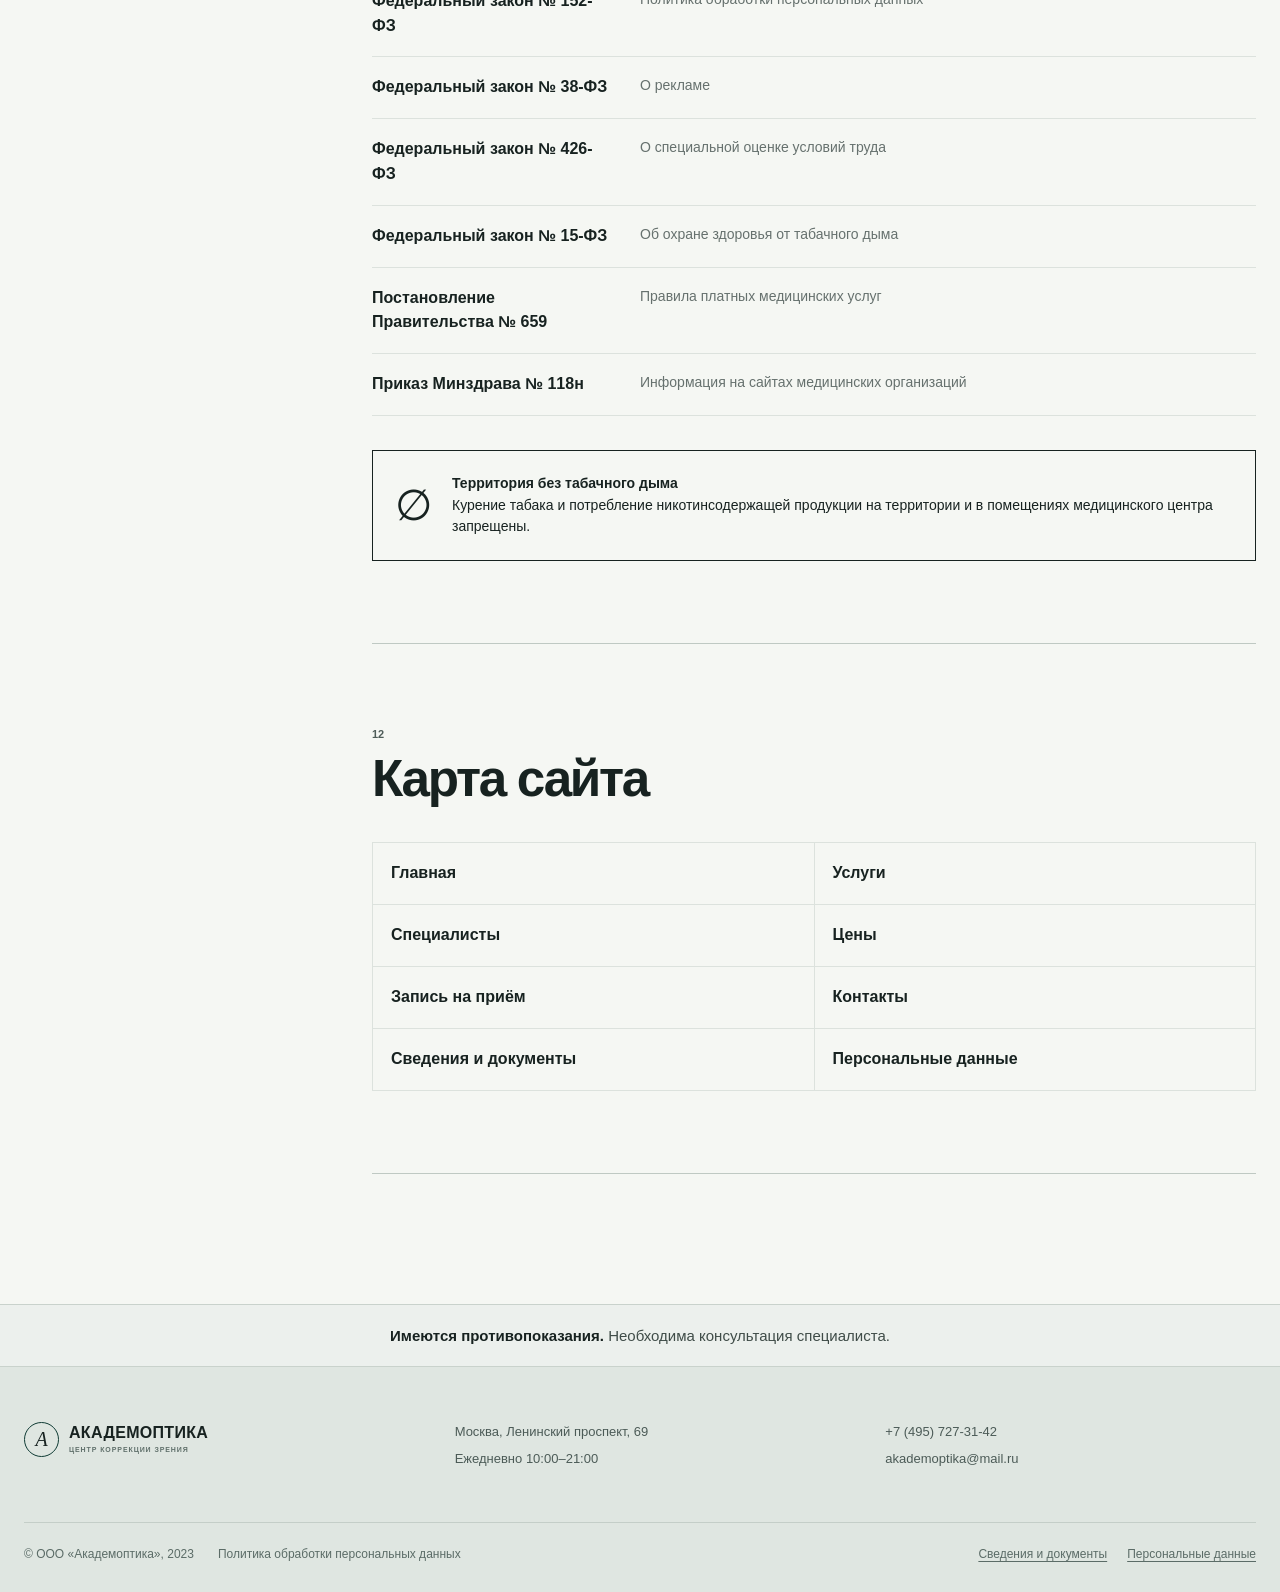
<file: legal.html>
<!doctype html>
<html lang="ru">
<head>
  <meta charset="UTF-8">
  <meta name="viewport" content="width=device-width,initial-scale=1">
  <meta name="description" content="Обязательные сведения о медицинской организации ООО «Академоптика», лицензии, платных услугах и правах пациентов.">
  <title>Сведения и документы — Академоптика</title>
  <link rel="stylesheet" href="styles.css">
</head>
<body class="legal-page">
  <a class="skip-link" href="#main">Перейти к содержимому</a>
  <header class="site-header"><div class="container header-row"><a class="brand" href="index.html"><span class="brand-mark" aria-hidden="true">А</span><span class="brand-name">Академоптика<small>центр коррекции зрения</small></span></a><nav class="desktop-nav"><a href="index.html#services">Услуги</a><a href="index.html#doctors">Специалисты</a><a href="price.html">Цены</a><a class="active" href="legal.html">Сведения</a><a href="index.html#contacts">Контакты</a></nav><div class="header-actions"><a class="phone" href="tel:+74957273142">+7 495 727-31-42</a><a class="button button-small" href="https://akademoptika.ru/zapis-k-vrachy/">Записаться</a><button class="menu-toggle" type="button" aria-expanded="false" aria-controls="mobile-menu" aria-label="Открыть меню"><span></span><span></span></button></div></div><nav class="mobile-menu" id="mobile-menu"><a href="index.html#services">Услуги</a><a href="index.html#doctors">Специалисты</a><a href="price.html">Цены</a><a href="legal.html">Сведения и документы</a><a href="index.html#contacts">Контакты</a></nav></header>

  <main id="main">
    <section class="legal-hero"><div class="container"><p class="eyebrow">Информация для пациентов</p><h1>Сведения<br>и документы</h1><p>Официальная информация о медицинской организации, платных услугах, правах пациентов и порядке направления обращений.</p><p class="updated">Актуально на 4 октября 2026 года</p></div></section>

    <section class="legal-content"><div class="container legal-layout">
      <aside class="legal-nav" aria-label="Разделы страницы"><strong>На этой странице</strong><a href="#organization">Об организации</a><a href="#license">Лицензия</a><a href="#medical">Медицинская деятельность</a><a href="#paid">Платные услуги</a><a href="#patients">Права пациентов</a><a href="#doctors-info">Специалисты</a><a href="#public-info">Иные сведения</a><a href="#quality">Оценка качества</a><a href="#supervisors">Контролирующие органы</a><a href="#sout">СОУТ</a><a href="#documents">Нормативные документы</a><a href="#sitemap">Карта сайта</a></aside>
      <div class="legal-sections">
        <section class="legal-block" id="organization"><p class="section-number">01</p><h2>Об организации</h2><dl class="facts"><div><dt>Полное наименование</dt><dd>Общество с ограниченной ответственностью «Академоптика»</dd></div><div><dt>Место нахождения и почтовый адрес</dt><dd>119333, город Москва, Ленинский проспект, дом 69</dd></div><div><dt>ОГРН</dt><dd>1207700133706</dd></div><div><dt>ИНН / КПП</dt><dd>7736327505 / 773601001</dd></div><div><dt>Телефон</dt><dd><a href="tel:+74957273142">+7 (495) 727-31-42, доб. 1</a></dd></div><div><dt>Электронная почта</dt><dd><a href="mailto:akademoptika@mail.ru">akademoptika@mail.ru</a></dd></div><div><dt>Режим работы</dt><dd>Понедельник–воскресенье, 10:00–21:00</dd></div><div><dt>Официальный сайт</dt><dd><a href="https://akademoptika.ru/">akademoptika.ru</a></dd></div></dl><div class="map-link"><a class="text-link" href="https://yandex.ru/maps/?text=Москва%2C%20Ленинский%20проспект%2C%2069" target="_blank" rel="noopener">Схема проезда <span aria-hidden="true">↗</span></a></div><div class="notice pending"><strong>Необходимо дополнить перед публикацией</strong><p>Сведения об учредителях, структуре и органах управления, руководителе и графике личного приёма руководителя отсутствуют в исходных материалах.</p></div></section>

        <section class="legal-block" id="license"><p class="section-number">02</p><h2>Лицензия</h2><dl class="facts"><div><dt>Вид деятельности</dt><dd>Медицинская деятельность</dd></div><div><dt>Номер лицензии</dt><dd>ЛО-77-01-020690</dd></div><div><dt>Лицензирующий орган</dt><dd>Департамент здравоохранения города Москвы</dd></div></dl><p>Сведения о лицензии можно проверить в <a class="inline-link" href="https://roszdravnadzor.gov.ru/services/licenses" target="_blank" rel="noopener">Едином реестре лицензий Росздравнадзора ↗</a>.</p><div class="notice pending"><strong>Необходимо дополнить перед публикацией</strong><p>Дата предоставления лицензии и актуальная выписка из реестра с двухмерным штриховым кодом не представлены. Номер следует сверить с действующей реестровой записью.</p></div></section>

        <section class="legal-block" id="medical"><p class="section-number">03</p><h2>Медицинская деятельность</h2><div class="info-grid"><article><h3>Виды помощи</h3><p>Офтальмологические консультации и диагностика, оптическая коррекция зрения, подбор очков и контактных линз, контроль прогрессирующей миопии.</p></article><article><h3>Запись на приём</h3><p>Записаться можно по телефону или через электронную форму. Дата и время визита считаются согласованными после подтверждения представителем центра.</p><a href="https://akademoptika.ru/zapis-k-vrachy/">Перейти к записи →</a></article><article><h3>Подготовка к исследованиям</h3><p>Необходимость специальной подготовки зависит от исследования. Уточните рекомендации при записи или у лечащего врача.</p></article><article><h3>Клинические рекомендации</h3><p>Услуги оказываются с учётом применимых порядков, стандартов и клинических рекомендаций.</p><a href="https://cr.minzdrav.gov.ru/" target="_blank" rel="noopener">Рубрикатор Минздрава России ↗</a></article></div><div class="notice neutral"><strong>Государственные гарантии и ОМС</strong><p>Сведения об участии ООО «Академоптика» в территориальной программе государственных гарантий и о договорах со страховыми медицинскими организациями отсутствуют в предоставленных материалах и должны быть подтверждены организацией.</p></div></section>

        <section class="legal-block" id="paid"><p class="section-number">04</p><h2>Платные медицинские услуги</h2><p>Платные услуги предоставляются на основании договора с пациентом или заказчиком. До заключения договора пациенту должна быть доступна информация об услуге, цене, медицинском работнике, условиях и порядке её оказания.</p><div class="link-list"><a href="price.html"><span>Перечень услуг и цены</span><b>Открыть →</b></a><a href="https://www.consultant.ru/document/cons_doc_LAW_535622/" target="_blank" rel="noopener"><span>Правила предоставления платных медицинских услуг</span><b>Постановление № 659 ↗</b></a></div><div class="notice pending"><strong>Необходимо дополнить перед публикацией</strong><p>Образец договора на оказание платных медицинских услуг, положение о платных услугах, способы оплаты и сведения о действующих льготах не представлены.</p></div></section>

        <section class="legal-block" id="patients"><p class="section-number">05</p><h2>Права и обязанности пациентов</h2><div class="rights-columns"><div><h3>Пациент имеет право</h3><ul><li>на выбор врача и медицинской организации;</li><li>на профилактику, диагностику, лечение и медицинскую реабилитацию;</li><li>на получение информации о состоянии здоровья;</li><li>на информированное добровольное согласие и отказ от медицинского вмешательства;</li><li>на сохранение врачебной тайны;</li><li>на возмещение вреда, причинённого при оказании медицинской помощи;</li><li>на допуск представителя или законного представителя.</li></ul></div><div><h3>Пациент обязан</h3><ul><li>заботиться о сохранении своего здоровья;</li><li>соблюдать режим лечения и правила поведения пациента;</li><li>предоставлять достоверную информацию, необходимую для оказания помощи;</li><li>уважительно относиться к медицинским работникам и другим пациентам.</li></ul></div></div><p class="source-note">Полный объём прав и обязанностей определяется Федеральным законом № 323-ФЗ и договором на оказание услуг.</p></section>

        <section class="legal-block" id="doctors-info"><p class="section-number">06</p><h2>Медицинские работники</h2><div class="compact-table" role="table" aria-label="Медицинские работники"><div class="table-row table-head" role="row"><span>Специалист</span><span>Должность / квалификация</span></div><div class="table-row" role="row"><span>Кондратова Светлана Эдуардовна</span><span>Врач-офтальмолог, кандидат медицинских наук</span></div><div class="table-row" role="row"><span>Хомяков Сергей Геннадьевич</span><span>Врач-офтальмолог, доктор медицинских наук</span></div><div class="table-row" role="row"><span>Карнаева Кристина Расуловна</span><span>Врач-офтальмолог, ортокератолог</span></div><div class="table-row" role="row"><span>Федорова Елена Владимировна</span><span>Врач-офтальмолог</span></div></div><div class="notice pending"><strong>Необходимо дополнить перед публикацией</strong><p>Для каждого медицинского работника нужны сведения об образовании и квалификации, выдавшей документ организации, годе выдачи, специальности, аккредитации или сертификате, сроке его действия, графике работы и часах приёма.</p></div></section>

        <section class="legal-block" id="public-info"><p class="section-number">07</p><h2>Иные обязательные сведения</h2><div class="info-grid"><article><h3>Вакантные должности</h3><p>Актуальная информация о работе в центре публикуется в разделе «Карьера».</p><a href="https://akademoptika.ru/karera-u-nas/">Перейти к вакансиям →</a></article><article><h3>Госпитализация</h3><p>На сайте представлены амбулаторные услуги. Сведения о стационарной помощи и правилах госпитализации в исходных материалах отсутствуют.</p></article><article><h3>Лекарственное обеспечение</h3><p>Перечни жизненно необходимых и льготных лекарственных препаратов утверждаются Правительством Российской Федерации.</p><a href="https://www.consultant.ru/document/cons_doc_LAW_335635/" target="_blank" rel="noopener">Распоряжение № 2406-р ↗</a></article><article><h3>Профилактические мероприятия</h3><p>Сведения о диспансеризации размещаются медицинскими организациями, оказывающими первичную медико-санитарную помощь и имеющими прикреплённое население.</p></article></div></section>

        <section class="legal-block" id="quality"><p class="section-number">07</p><h2>Независимая оценка качества</h2><p>Вы можете оценить условия оказания услуг и оставить обратную связь. Обращение по качеству услуг также можно направить по адресу <a class="inline-link" href="mailto:akademoptika@mail.ru">akademoptika@mail.ru</a>.</p><a class="button" href="https://anketanok.minzdrav.gov.ru/" target="_blank" rel="noopener">Заполнить анкету Минздрава <span aria-hidden="true">↗</span></a><div class="notice neutral"><strong>Отзывы потребителей</strong><p>До подключения собственной модерируемой формы отзывы можно направлять на электронную почту центра. Публикация медицинских сведений осуществляется только с отдельного согласия.</p></div></section>

        <section class="legal-block" id="supervisors"><p class="section-number">08</p><h2>Контролирующие органы</h2><div class="authority-list"><article><h3>Департамент здравоохранения города Москвы</h3><p>127006, Москва, Оружейный переулок, 43</p><a href="tel:+74957777777">+7 (495) 777-77-77</a><a href="https://mosgorzdrav.ru/" target="_blank" rel="noopener">mosgorzdrav.ru ↗</a></article><article><h3>Управление Росздравнадзора по Москве и Московской области</h3><p>109316, Москва, Волгоградский проспект, 27</p><a href="tel:+79162567676">+7 (916) 256-76-76</a><a href="mailto:office@reg77.roszdravnadzor.gov.ru">office@reg77.roszdravnadzor.gov.ru</a></article><article><h3>Управление Роспотребнадзора по городу Москве</h3><p>129626, Москва, Графский переулок, 4, корп. 2, 3, 4</p><a href="tel:+74955393696">+7 (495) 539-36-96</a><a href="https://77.rospotrebnadzor.ru/" target="_blank" rel="noopener">77.rospotrebnadzor.ru ↗</a></article></div><p class="source-note">Обращение в ООО «Академоптика»: 119333, Москва, Ленинский проспект, 69; <a href="mailto:akademoptika@mail.ru">akademoptika@mail.ru</a>.</p></section>

        <section class="legal-block" id="sout"><p class="section-number">09</p><h2>Специальная оценка условий труда</h2><p>Работодатель размещает сводные данные о результатах СОУТ и перечень мероприятий по улучшению условий труда не позднее 30 календарных дней после утверждения отчёта.</p><div class="notice pending"><strong>Документ не предоставлен</strong><p>Сводные результаты СОУТ и перечень мероприятий ООО «Академоптика» отсутствуют в исходных материалах. Для выполнения части 6 статьи 15 Федерального закона № 426-ФЗ необходимо разместить утверждённые данные.</p></div></section>

        <section class="legal-block" id="documents"><p class="section-number">10</p><h2>Нормативные документы</h2><div class="document-list"><a href="https://www.consultant.ru/document/cons_doc_LAW_305/" target="_blank" rel="noopener"><span>Закон РФ № 2300-1</span><small>О защите прав потребителей</small></a><a href="https://www.consultant.ru/document/cons_doc_LAW_121895/" target="_blank" rel="noopener"><span>Федеральный закон № 323-ФЗ</span><small>Об основах охраны здоровья граждан</small></a><a href="privacy.html"><span>Федеральный закон № 152-ФЗ</span><small>Политика обработки персональных данных</small></a><a href="https://www.consultant.ru/document/cons_doc_LAW_58968/" target="_blank" rel="noopener"><span>Федеральный закон № 38-ФЗ</span><small>О рекламе</small></a><a href="https://www.consultant.ru/document/cons_doc_LAW_156555/" target="_blank" rel="noopener"><span>Федеральный закон № 426-ФЗ</span><small>О специальной оценке условий труда</small></a><a href="https://www.consultant.ru/document/cons_doc_LAW_142515/" target="_blank" rel="noopener"><span>Федеральный закон № 15-ФЗ</span><small>Об охране здоровья от табачного дыма</small></a><a href="https://www.consultant.ru/document/cons_doc_LAW_535622/" target="_blank" rel="noopener"><span>Постановление Правительства № 659</span><small>Правила платных медицинских услуг</small></a><a href="https://publication.pravo.gov.ru/document/0001202504180015" target="_blank" rel="noopener"><span>Приказ Минздрава № 118н</span><small>Информация на сайтах медицинских организаций</small></a></div><div class="no-smoking"><span aria-hidden="true">∅</span><p><strong>Территория без табачного дыма</strong><br>Курение табака и потребление никотинсодержащей продукции на территории и в помещениях медицинского центра запрещены.</p></div></section>

        <section class="legal-block" id="sitemap"><p class="section-number">11</p><h2>Карта сайта</h2><div class="sitemap"><a href="index.html">Главная</a><a href="index.html#services">Услуги</a><a href="index.html#doctors">Специалисты</a><a href="price.html">Цены</a><a href="https://akademoptika.ru/zapis-k-vrachy/">Запись на приём</a><a href="index.html#contacts">Контакты</a><a href="legal.html">Сведения и документы</a><a href="privacy.html">Персональные данные</a></div></section>
      </div>
    </div></section>
  </main>

  <footer class="footer"><div class="container footer-main"><a class="brand" href="index.html"><span class="brand-mark" aria-hidden="true">А</span><span class="brand-name">Академоптика<small>центр коррекции зрения</small></span></a><div><p>Москва, Ленинский проспект, 69</p><p>Ежедневно 10:00–21:00</p></div><div><p>+7 (495) 727-31-42</p><p>akademoptika@mail.ru</p></div></div><div class="container footer-bottom"><span>© ООО «Академоптика», 2023</span><a href="privacy.html">Политика обработки персональных данных</a></div></footer>
  <a class="mobile-book" href="https://akademoptika.ru/zapis-k-vrachy/">Записаться <span aria-hidden="true">↗</span></a>
  <script src="script.js"></script>
</body></html>
</file>
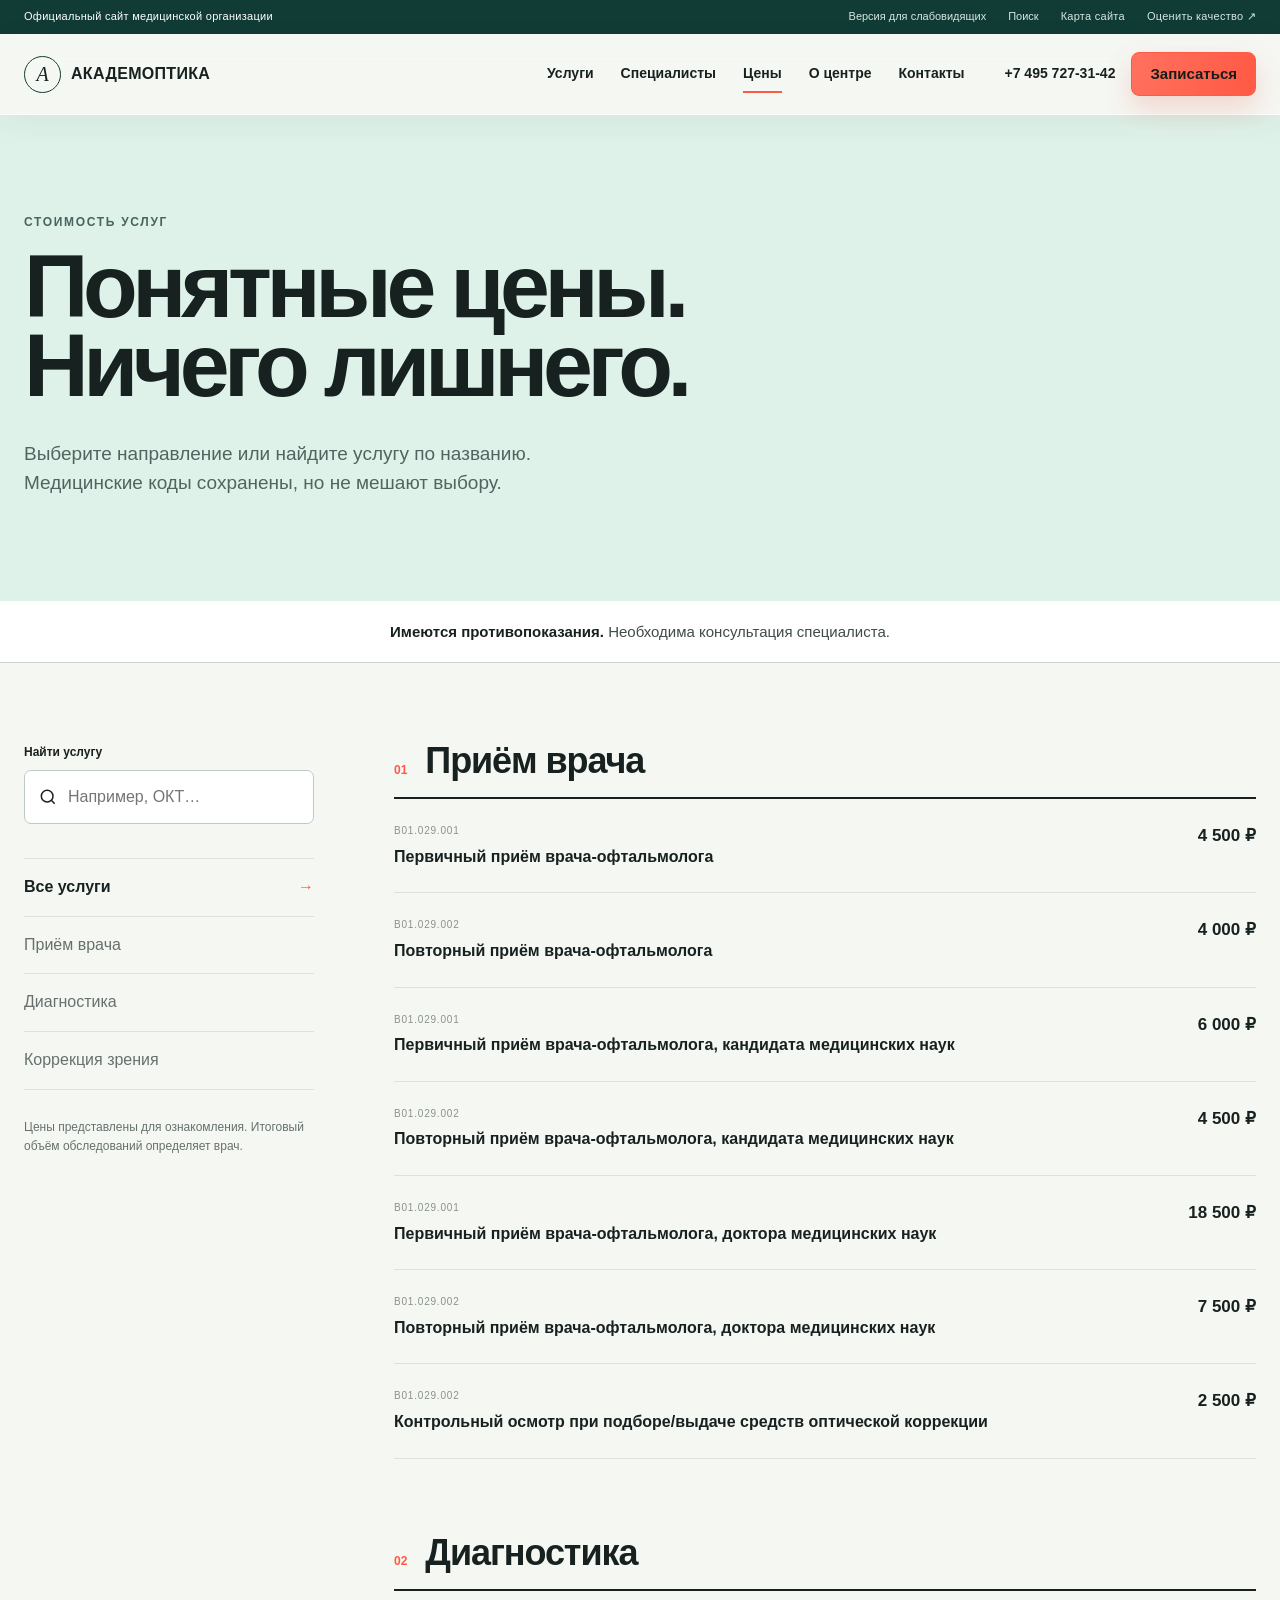
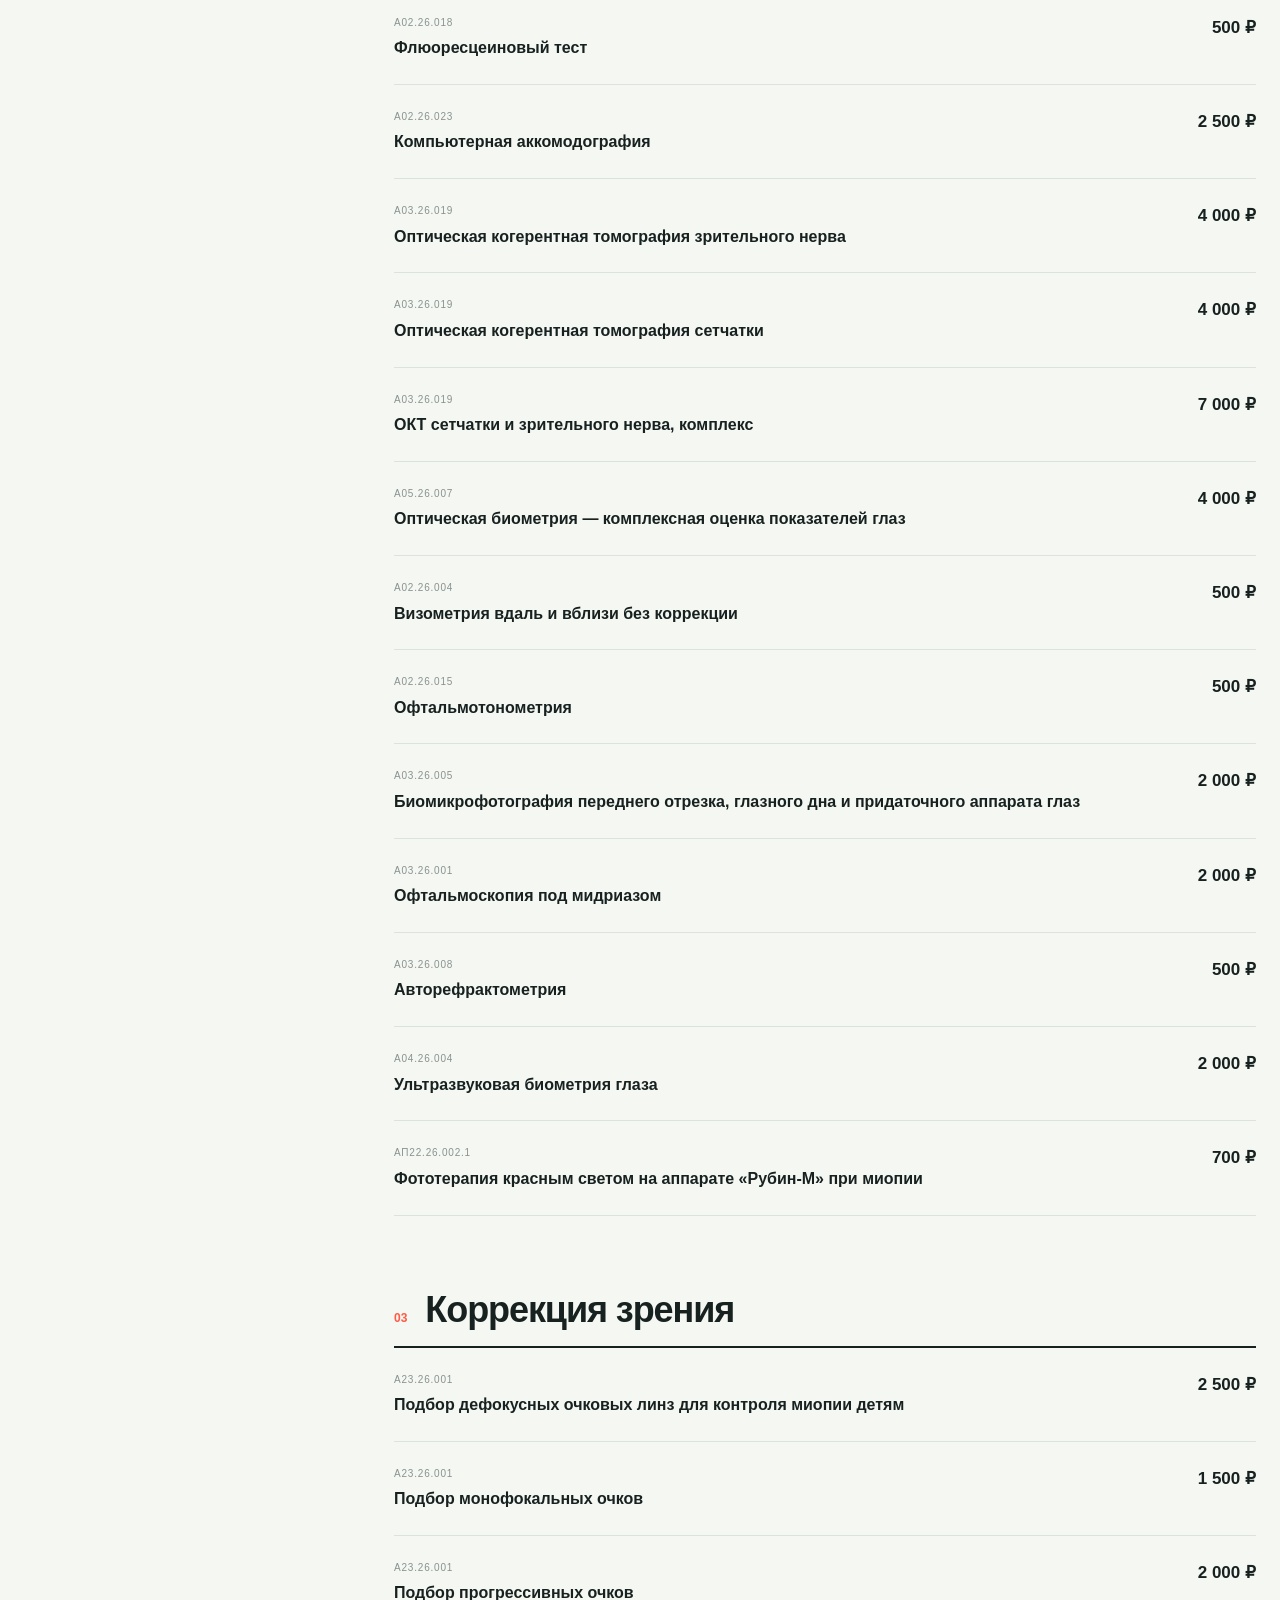
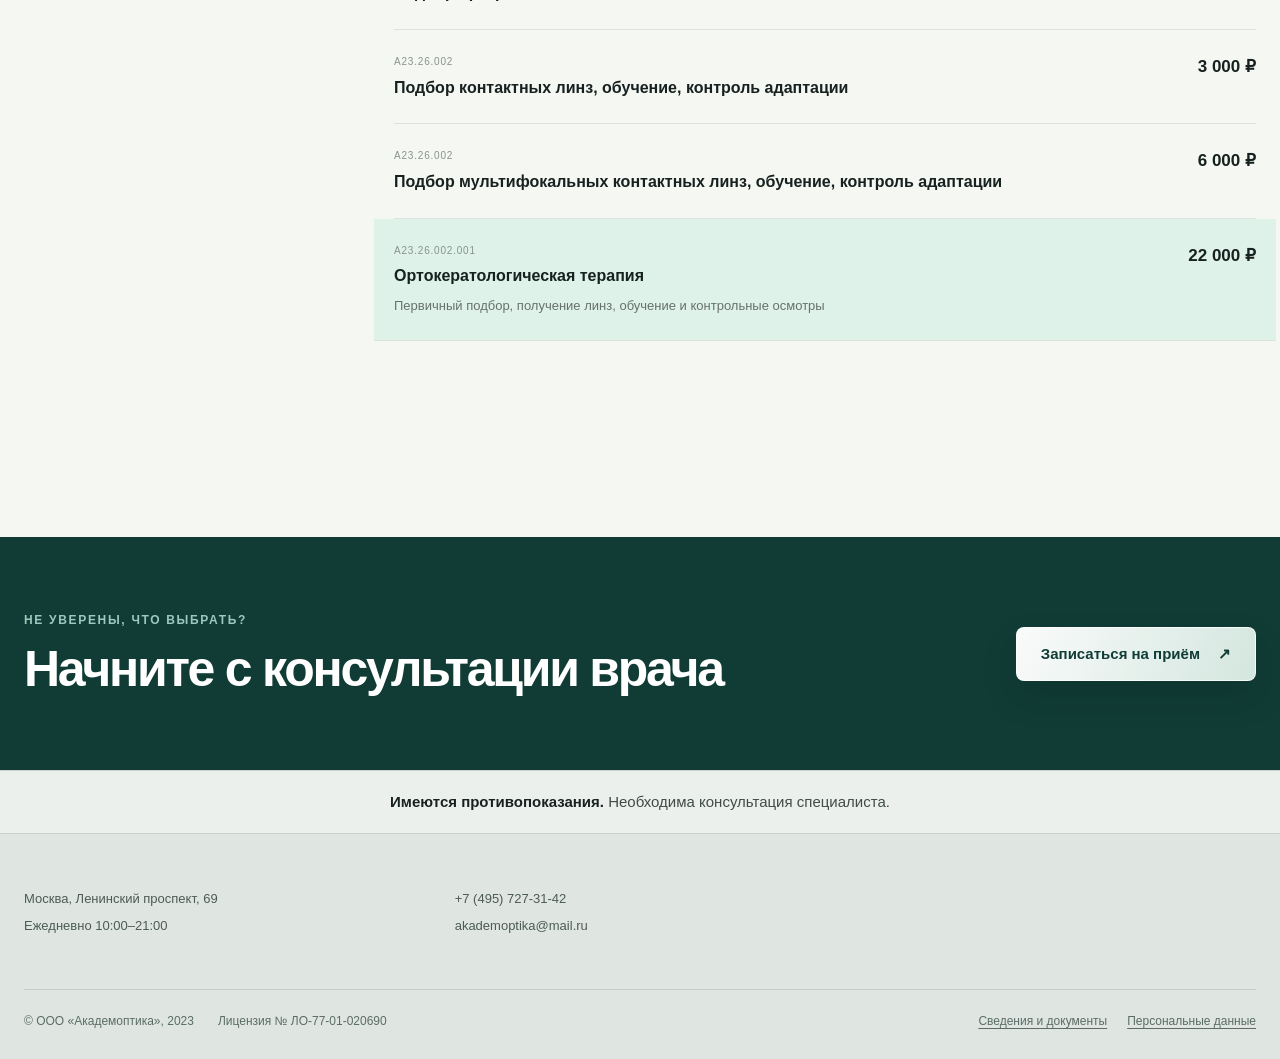
<file: price.html>
<!doctype html>
<html lang="ru"><head><meta charset="UTF-8"><meta name="viewport" content="width=device-width,initial-scale=1"><meta name="description" content="Цены на приём, диагностику и коррекцию зрения в Академоптике."><title>Цены — Академоптика</title><link rel="stylesheet" href="styles.css"></head>
<body class="price-page"><a class="skip-link" href="#main">Перейти к содержимому</a>
<header class="site-header"><div class="container header-row"><a class="brand" href="index.html"><img src="assets/logo-source.png" width="1833" height="400" alt="Академоптика"></a><nav class="desktop-nav"><a href="index.html#services">Услуги</a><a href="index.html#doctors">Специалисты</a><a class="active" href="price.html">Цены</a><a href="index.html#about">О центре</a><a href="index.html#contacts">Контакты</a></nav><div class="header-actions"><a class="phone" href="tel:+74957273142">+7 495 727-31-42</a><a class="button button-small" href="https://akademoptika.ru/zapis-k-vrachy/">Записаться</a><button class="menu-toggle" type="button" aria-expanded="false" aria-controls="mobile-menu" aria-label="Открыть меню"><span></span><span></span></button></div></div><nav class="mobile-menu" id="mobile-menu"><a href="index.html#services">Услуги</a><a href="index.html#doctors">Специалисты</a><a href="price.html">Цены</a><a href="index.html#contacts">Контакты</a></nav></header>
<main id="main">
  <section class="price-hero"><div class="container"><p class="eyebrow">Стоимость услуг</p><h1>Понятные цены.<br>Ничего лишнего.</h1><p>Выберите направление или найдите услугу по названию. Медицинские коды сохранены, но не мешают выбору.</p></div></section>
  <section class="price-catalog"><div class="container price-layout">
    <aside class="price-sidebar"><div class="search-box"><svg aria-hidden="true" viewBox="0 0 24 24"><circle cx="11" cy="11" r="7"></circle><path d="m20 20-4-4"></path></svg><label for="price-search">Найти услугу</label><input id="price-search" type="search" placeholder="Например, ОКТ…" autocomplete="off"></div><nav class="category-nav" aria-label="Категории цен"><button class="active" data-filter="all">Все услуги</button><button data-filter="appointments">Приём врача</button><button data-filter="diagnostics">Диагностика</button><button data-filter="correction">Коррекция зрения</button></nav><p class="price-note">Цены представлены для ознакомления. Итоговый объём обследований определяет врач.</p></aside>
    <div class="price-content">
      <div class="price-group" data-category="appointments"><div class="price-group-title"><span>01</span><h2>Приём врача</h2></div>
        <div class="price-item"><div><small>B01.029.001</small><h3>Первичный приём врача-офтальмолога</h3></div><strong>4 500 ₽</strong></div>
        <div class="price-item"><div><small>B01.029.002</small><h3>Повторный приём врача-офтальмолога</h3></div><strong>4 000 ₽</strong></div>
        <div class="price-item"><div><small>B01.029.001</small><h3>Первичный приём врача-офтальмолога, кандидата медицинских наук</h3></div><strong>6 000 ₽</strong></div>
        <div class="price-item"><div><small>B01.029.002</small><h3>Повторный приём врача-офтальмолога, кандидата медицинских наук</h3></div><strong>4 500 ₽</strong></div>
        <div class="price-item"><div><small>B01.029.001</small><h3>Первичный приём врача-офтальмолога, доктора медицинских наук</h3></div><strong>18 500 ₽</strong></div>
        <div class="price-item"><div><small>B01.029.002</small><h3>Повторный приём врача-офтальмолога, доктора медицинских наук</h3></div><strong>7 500 ₽</strong></div>
        <div class="price-item"><div><small>B01.029.002</small><h3>Контрольный осмотр при подборе/выдаче средств оптической коррекции</h3></div><strong>2 500 ₽</strong></div>
      </div>
      <div class="price-group" data-category="diagnostics"><div class="price-group-title"><span>02</span><h2>Диагностика</h2></div>
        <div class="price-item"><div><small>A02.26.018</small><h3>Флюоресцеиновый тест</h3></div><strong>500 ₽</strong></div>
        <div class="price-item"><div><small>A02.26.023</small><h3>Компьютерная аккомодография</h3></div><strong>2 500 ₽</strong></div>
        <div class="price-item"><div><small>A03.26.019</small><h3>Оптическая когерентная томография зрительного нерва</h3></div><strong>4 000 ₽</strong></div>
        <div class="price-item"><div><small>A03.26.019</small><h3>Оптическая когерентная томография сетчатки</h3></div><strong>4 000 ₽</strong></div>
        <div class="price-item"><div><small>A03.26.019</small><h3>ОКТ сетчатки и зрительного нерва, комплекс</h3></div><strong>7 000 ₽</strong></div>
        <div class="price-item"><div><small>A05.26.007</small><h3>Оптическая биометрия — комплексная оценка показателей глаз</h3></div><strong>4 000 ₽</strong></div>
        <div class="price-item"><div><small>A02.26.004</small><h3>Визометрия вдаль и вблизи без коррекции</h3></div><strong>500 ₽</strong></div>
        <div class="price-item"><div><small>A02.26.015</small><h3>Офтальмотонометрия</h3></div><strong>500 ₽</strong></div>
        <div class="price-item"><div><small>A03.26.005</small><h3>Биомикрофотография переднего отрезка, глазного дна и придаточного аппарата глаз</h3></div><strong>2 000 ₽</strong></div>
        <div class="price-item"><div><small>A03.26.001</small><h3>Офтальмоскопия под мидриазом</h3></div><strong>2 000 ₽</strong></div>
        <div class="price-item"><div><small>A03.26.008</small><h3>Авторефрактометрия</h3></div><strong>500 ₽</strong></div>
        <div class="price-item"><div><small>A04.26.004</small><h3>Ультразвуковая биометрия глаза</h3></div><strong>2 000 ₽</strong></div>
        <div class="price-item"><div><small>АП22.26.002.1</small><h3>Фототерапия красным светом на аппарате «Рубин-М» при миопии</h3></div><strong>700 ₽</strong></div>
      </div>
      <div class="price-group" data-category="correction"><div class="price-group-title"><span>03</span><h2>Коррекция зрения</h2></div>
        <div class="price-item"><div><small>A23.26.001</small><h3>Подбор дефокусных очковых линз для контроля миопии детям</h3></div><strong>2 500 ₽</strong></div>
        <div class="price-item"><div><small>A23.26.001</small><h3>Подбор монофокальных очков</h3></div><strong>1 500 ₽</strong></div>
        <div class="price-item"><div><small>A23.26.001</small><h3>Подбор прогрессивных очков</h3></div><strong>2 000 ₽</strong></div>
        <div class="price-item"><div><small>A23.26.002</small><h3>Подбор контактных линз, обучение, контроль адаптации</h3></div><strong>3 000 ₽</strong></div>
        <div class="price-item"><div><small>A23.26.002</small><h3>Подбор мультифокальных контактных линз, обучение, контроль адаптации</h3></div><strong>6 000 ₽</strong></div>
        <div class="price-item featured"><div><small>A23.26.002.001</small><h3>Ортокератологическая терапия</h3><p>Первичный подбор, получение линз, обучение и контрольные осмотры</p></div><strong>22 000 ₽</strong></div>
      </div>
      <p class="empty-state" hidden>Ничего не найдено. Попробуйте изменить запрос.</p>
    </div>
  </div></section>
  <section class="price-cta"><div class="container"><div><p class="eyebrow light">Не уверены, что выбрать?</p><h2>Начните с консультации врача</h2></div><a class="button button-light" href="https://akademoptika.ru/zapis-k-vrachy/">Записаться на приём <span aria-hidden="true">↗</span></a></div></section>
</main>
<footer class="footer"><div class="container footer-main"><img src="assets/logo-source.png" width="1833" height="400" alt="Академоптика"><div><p>Москва, Ленинский проспект, 69</p><p>Ежедневно 10:00–21:00</p></div><div><p>+7 (495) 727-31-42</p><p>akademoptika@mail.ru</p></div></div><div class="container footer-bottom"><span>© ООО «Академоптика», 2023</span><span>Лицензия № ЛО-77-01-020690</span></div></footer>
<a class="mobile-book" href="https://akademoptika.ru/zapis-k-vrachy/">Записаться <span aria-hidden="true">↗</span></a><script src="script.js"></script></body></html>
</file>
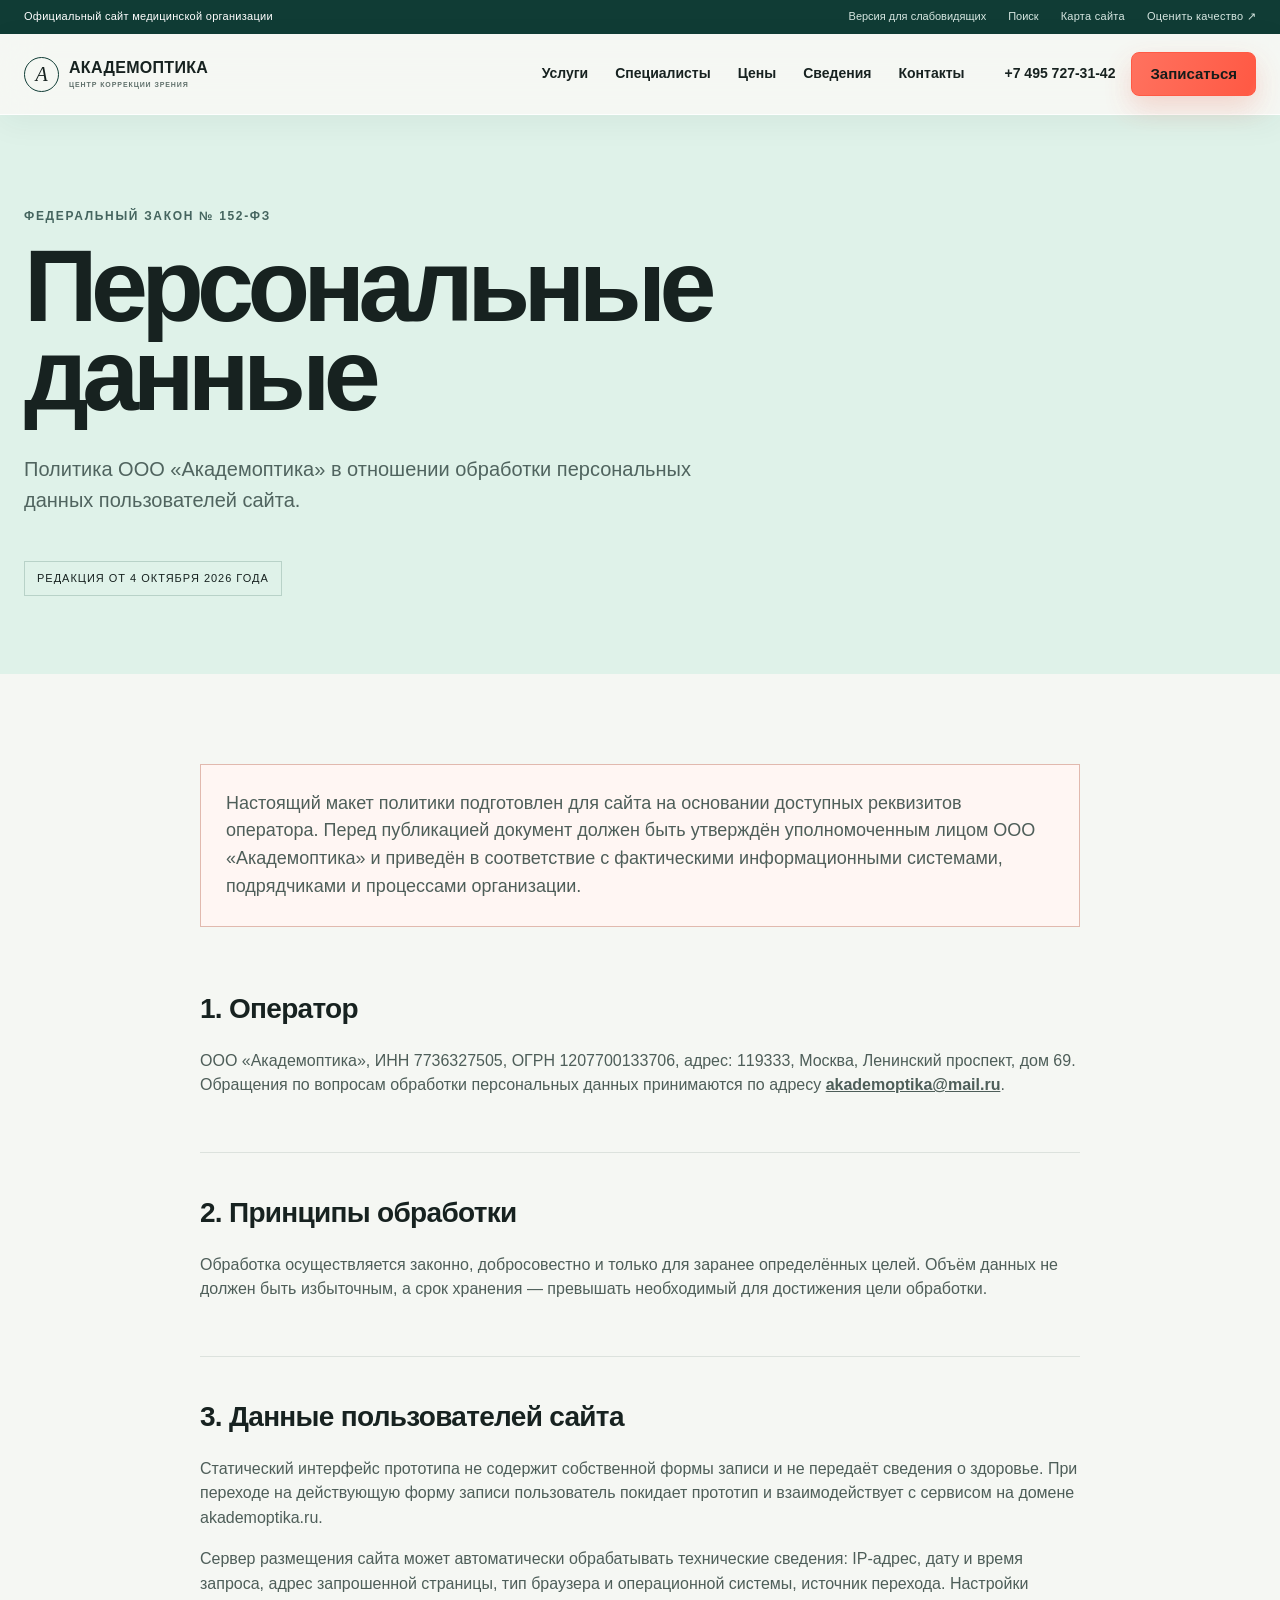
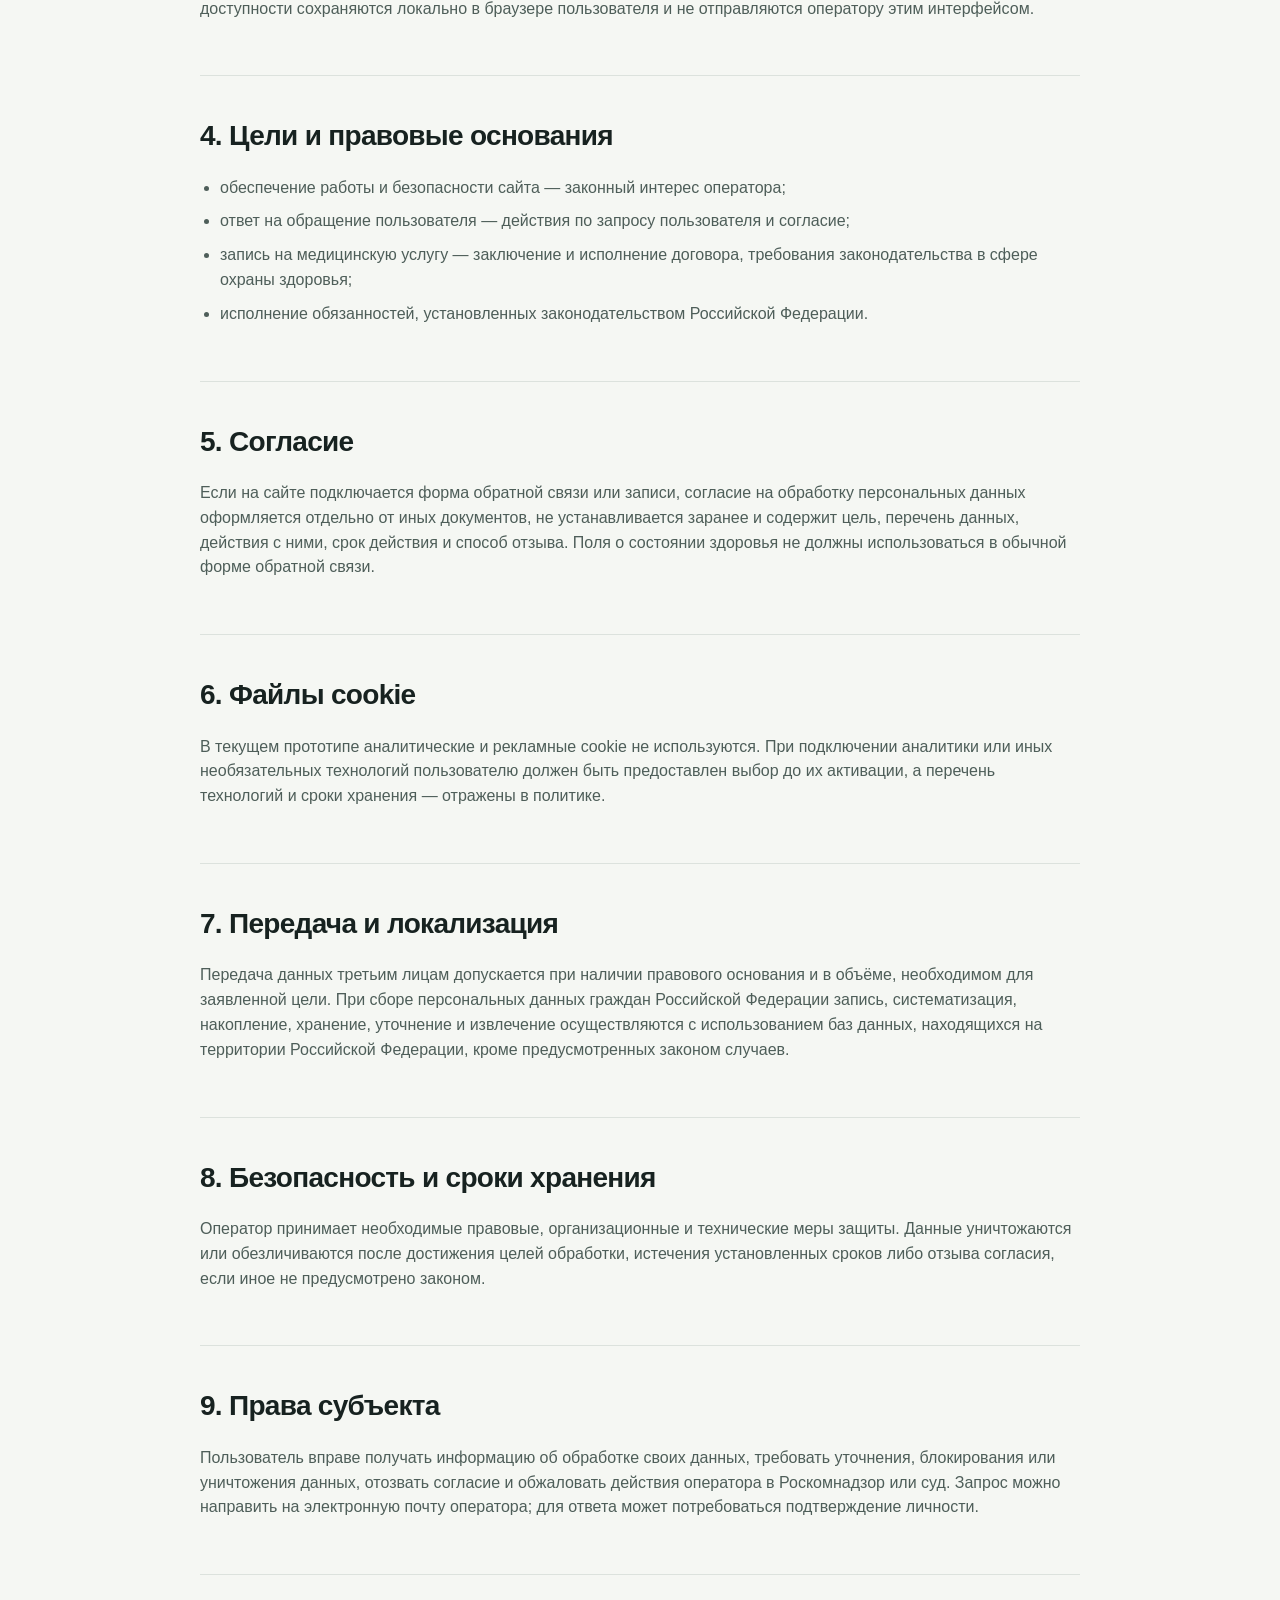
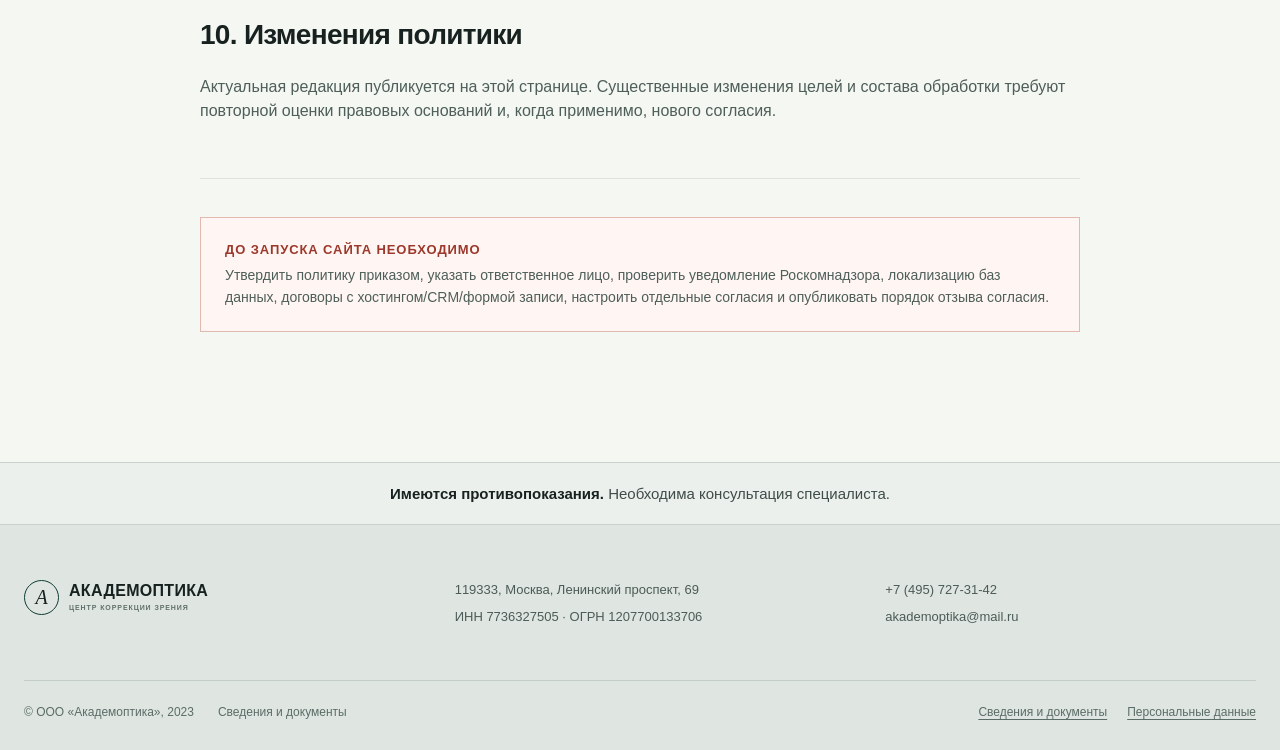
<file: privacy.html>
<!doctype html>
<html lang="ru"><head><meta charset="UTF-8"><meta name="viewport" content="width=device-width,initial-scale=1"><meta name="description" content="Политика ООО «Академоптика» в отношении обработки персональных данных."><title>Персональные данные — Академоптика</title><link rel="stylesheet" href="styles.css"></head>
<body class="legal-page"><a class="skip-link" href="#main">Перейти к содержимому</a>
<header class="site-header"><div class="container header-row"><a class="brand" href="index.html"><span class="brand-mark" aria-hidden="true">А</span><span class="brand-name">Академоптика<small>центр коррекции зрения</small></span></a><nav class="desktop-nav"><a href="index.html#services">Услуги</a><a href="index.html#doctors">Специалисты</a><a href="price.html">Цены</a><a href="legal.html">Сведения</a><a href="index.html#contacts">Контакты</a></nav><div class="header-actions"><a class="phone" href="tel:+74957273142">+7 495 727-31-42</a><a class="button button-small" href="https://akademoptika.ru/zapis-k-vrachy/">Записаться</a><button class="menu-toggle" type="button" aria-expanded="false" aria-controls="mobile-menu" aria-label="Открыть меню"><span></span><span></span></button></div></div><nav class="mobile-menu" id="mobile-menu"><a href="index.html">Главная</a><a href="price.html">Цены</a><a href="legal.html">Сведения и документы</a><a href="privacy.html">Персональные данные</a></nav></header>
<main id="main"><section class="legal-hero"><div class="container"><p class="eyebrow">Федеральный закон № 152-ФЗ</p><h1>Персональные<br>данные</h1><p>Политика ООО «Академоптика» в отношении обработки персональных данных пользователей сайта.</p><p class="updated">Редакция от 4 октября 2026 года</p></div></section>
<section class="policy"><div class="container policy-wrap">
  <p class="policy-intro">Настоящий макет политики подготовлен для сайта на основании доступных реквизитов оператора. Перед публикацией документ должен быть утверждён уполномоченным лицом ООО «Академоптика» и приведён в соответствие с фактическими информационными системами, подрядчиками и процессами организации.</p>
  <section><h2>1. Оператор</h2><p>ООО «Академоптика», ИНН 7736327505, ОГРН 1207700133706, адрес: 119333, Москва, Ленинский проспект, дом 69. Обращения по вопросам обработки персональных данных принимаются по адресу <a href="mailto:akademoptika@mail.ru">akademoptika@mail.ru</a>.</p></section>
  <section><h2>2. Принципы обработки</h2><p>Обработка осуществляется законно, добросовестно и только для заранее определённых целей. Объём данных не должен быть избыточным, а срок хранения — превышать необходимый для достижения цели обработки.</p></section>
  <section><h2>3. Данные пользователей сайта</h2><p>Статический интерфейс прототипа не содержит собственной формы записи и не передаёт сведения о здоровье. При переходе на действующую форму записи пользователь покидает прототип и взаимодействует с сервисом на домене akademoptika.ru.</p><p>Сервер размещения сайта может автоматически обрабатывать технические сведения: IP-адрес, дату и время запроса, адрес запрошенной страницы, тип браузера и операционной системы, источник перехода. Настройки доступности сохраняются локально в браузере пользователя и не отправляются оператору этим интерфейсом.</p></section>
  <section><h2>4. Цели и правовые основания</h2><ul><li>обеспечение работы и безопасности сайта — законный интерес оператора;</li><li>ответ на обращение пользователя — действия по запросу пользователя и согласие;</li><li>запись на медицинскую услугу — заключение и исполнение договора, требования законодательства в сфере охраны здоровья;</li><li>исполнение обязанностей, установленных законодательством Российской Федерации.</li></ul></section>
  <section><h2>5. Согласие</h2><p>Если на сайте подключается форма обратной связи или записи, согласие на обработку персональных данных оформляется отдельно от иных документов, не устанавливается заранее и содержит цель, перечень данных, действия с ними, срок действия и способ отзыва. Поля о состоянии здоровья не должны использоваться в обычной форме обратной связи.</p></section>
  <section><h2>6. Файлы cookie</h2><p>В текущем прототипе аналитические и рекламные cookie не используются. При подключении аналитики или иных необязательных технологий пользователю должен быть предоставлен выбор до их активации, а перечень технологий и сроки хранения — отражены в политике.</p></section>
  <section><h2>7. Передача и локализация</h2><p>Передача данных третьим лицам допускается при наличии правового основания и в объёме, необходимом для заявленной цели. При сборе персональных данных граждан Российской Федерации запись, систематизация, накопление, хранение, уточнение и извлечение осуществляются с использованием баз данных, находящихся на территории Российской Федерации, кроме предусмотренных законом случаев.</p></section>
  <section><h2>8. Безопасность и сроки хранения</h2><p>Оператор принимает необходимые правовые, организационные и технические меры защиты. Данные уничтожаются или обезличиваются после достижения целей обработки, истечения установленных сроков либо отзыва согласия, если иное не предусмотрено законом.</p></section>
  <section><h2>9. Права субъекта</h2><p>Пользователь вправе получать информацию об обработке своих данных, требовать уточнения, блокирования или уничтожения данных, отозвать согласие и обжаловать действия оператора в Роскомнадзор или суд. Запрос можно направить на электронную почту оператора; для ответа может потребоваться подтверждение личности.</p></section>
  <section><h2>10. Изменения политики</h2><p>Актуальная редакция публикуется на этой странице. Существенные изменения целей и состава обработки требуют повторной оценки правовых оснований и, когда применимо, нового согласия.</p></section>
  <div class="notice pending"><strong>До запуска сайта необходимо</strong><p>Утвердить политику приказом, указать ответственное лицо, проверить уведомление Роскомнадзора, локализацию баз данных, договоры с хостингом/CRM/формой записи, настроить отдельные согласия и опубликовать порядок отзыва согласия.</p></div>
</div></section></main>
<footer class="footer"><div class="container footer-main"><a class="brand" href="index.html"><span class="brand-mark" aria-hidden="true">А</span><span class="brand-name">Академоптика<small>центр коррекции зрения</small></span></a><div><p>119333, Москва, Ленинский проспект, 69</p><p>ИНН 7736327505 · ОГРН 1207700133706</p></div><div><p>+7 (495) 727-31-42</p><p>akademoptika@mail.ru</p></div></div><div class="container footer-bottom"><span>© ООО «Академоптика», 2023</span><a href="legal.html">Сведения и документы</a></div></footer><script src="script.js"></script></body></html>
</file>
<file: styles.css>
:root{--ink:#172220;--muted:#66716e;--paper:#f5f7f3;--white:#fff;--line:#dce2dd;--green:#103c35;--green-2:#174a42;--mint:#dff2e9;--coral:#ff5a45;--coral-dark:#e54634;--radius:14px;--container:1240px;--shadow:0 18px 48px rgba(19,43,38,.12)}
*{box-sizing:border-box;touch-action:manipulation}html{scroll-behavior:smooth}body{margin:0;background:var(--paper);color:var(--ink);font-family:"Manrope","Arial",sans-serif;font-size:16px;line-height:1.55;-webkit-font-smoothing:antialiased}img{display:block;max-width:100%}a{color:inherit;text-decoration:none}button,input{font:inherit}.container{width:min(calc(100% - 48px),var(--container));margin-inline:auto}.skip-link{position:fixed;left:16px;top:-80px;z-index:1000;background:var(--ink);color:#fff;padding:12px 16px;border-radius:8px}.skip-link:focus{top:16px}:focus-visible{outline:3px solid var(--coral);outline-offset:3px}.eyebrow{margin:0 0 18px;font-size:12px;line-height:1.2;font-weight:800;letter-spacing:.14em;text-transform:uppercase;color:#45655f}.eyebrow.light{color:#9dc8be}.button{display:inline-flex;align-items:center;justify-content:center;gap:18px;min-height:54px;padding:0 24px;border:1px solid var(--coral);border-radius:8px;background:var(--coral);color:#161c1a;font-size:15px;font-weight:800;transition:background-color .2s ease,border-color .2s ease,transform .2s ease}.button:hover{background:var(--coral-dark);border-color:var(--coral-dark);transform:translateY(-2px)}.button-small{min-height:44px;padding:0 18px;gap:8px}.button-light{background:#fff;border-color:#fff;color:var(--green)}.button-light:hover{background:var(--mint);border-color:var(--mint)}.text-link{display:inline-flex;align-items:center;gap:16px;font-weight:800;border-bottom:1px solid currentColor;padding-bottom:4px}.text-link span{transition:transform .2s}.text-link:hover span{transform:translateX(4px)}
.site-header{position:sticky;top:0;z-index:100;background:rgba(245,247,243,.92);border-bottom:1px solid rgba(220,226,221,.85);backdrop-filter:blur(14px)}.header-row{height:80px;display:flex;align-items:center;gap:40px}.brand{width:204px;overflow:hidden;flex:0 0 auto}.brand img{width:204px;height:auto}.desktop-nav{display:flex;align-items:center;gap:27px;margin-left:auto;font-size:14px;font-weight:700}.desktop-nav a{position:relative}.desktop-nav a:after{content:"";position:absolute;left:0;right:100%;bottom:-8px;height:2px;background:var(--coral);transition:right .2s ease}.desktop-nav a:hover:after,.desktop-nav a.active:after{right:0}.header-actions{display:flex;align-items:center;gap:16px}.phone{font-size:14px;font-weight:800}.menu-toggle{display:none;width:44px;height:44px;border:0;background:transparent;padding:11px}.menu-toggle span{display:block;height:2px;background:var(--ink);margin:5px 0}.mobile-menu{display:none}.mobile-book{display:none}
.hero{padding-top:50px}.hero-grid{min-height:590px;display:grid;grid-template-columns:1.06fr .94fr;align-items:center;gap:70px}.hero-copy h1{font-size:clamp(64px,7.3vw,112px);line-height:.88;letter-spacing:-.067em;margin:0 0 36px;font-weight:750;text-wrap:balance}.hero-lead{max-width:580px;margin:0 0 38px;color:#43504d;font-size:21px;line-height:1.55;text-wrap:pretty}.hero-actions{display:flex;align-items:center;gap:30px}.hero-visual{position:relative;height:520px;display:grid;place-items:center;background:var(--mint);overflow:hidden}.orbital{position:relative;width:300px;height:300px;border-radius:50%;border:1px solid rgba(16,60,53,.18)}.pupil{position:absolute;width:124px;height:124px;border-radius:50%;background:var(--green);left:50%;top:50%;transform:translate(-50%,-50%);box-shadow:0 0 0 24px rgba(255,255,255,.38),0 0 0 46px rgba(16,60,53,.08)}.orbit{position:absolute;inset:-42px;border:1px solid rgba(16,60,53,.24);border-radius:50% 48% 52% 50%;transform:rotate(28deg)}.orbit-two{inset:-88px;transform:rotate(-18deg);border-style:dashed;opacity:.6}.visual-label{position:absolute;background:rgba(255,255,255,.93);border:1px solid #c7d9d2;padding:12px 15px;font-size:12px;font-weight:800;text-transform:uppercase;letter-spacing:.08em;box-shadow:0 12px 28px rgba(16,60,53,.08)}.visual-label span{color:var(--coral);margin-right:8px}.label-top{top:54px;left:38px}.label-right{right:24px;top:235px}.label-bottom{left:48px;bottom:48px}.trust-strip{display:grid;grid-template-columns:repeat(4,1fr);border-top:1px solid var(--line);border-bottom:1px solid var(--line)}.trust-strip>div,.trust-strip>a{padding:24px 24px 24px 0;border-right:1px solid var(--line);display:flex;flex-direction:column;gap:4px}.trust-strip>div:not(:first-child),.trust-strip>a{padding-left:24px}.trust-strip>*:last-child{border-right:0}.trust-strip strong{font-size:14px}.trust-strip span{font-size:12px;color:var(--muted)}
.section{padding:128px 0}.section-heading{display:grid;grid-template-columns:1fr 1fr;gap:80px;align-items:end;margin-bottom:64px}.section-heading h2,.myopia-copy h2,.contact-copy h2,.price-cta h2{font-size:clamp(42px,5vw,72px);line-height:.98;letter-spacing:-.045em;margin:0}.section-heading>p{max-width:540px;margin:0 0 8px;font-size:18px;color:var(--muted);text-wrap:pretty}.service-list{border-top:1px solid #bfc9c3}.service-row{display:grid;grid-template-columns:58px 1.05fr 1.35fr 120px 30px;gap:24px;align-items:center;min-height:120px;border-bottom:1px solid #bfc9c3;transition:background-color .2s ease,padding .2s ease,transform .2s ease,box-shadow .2s ease}.service-row:hover{padding-inline:14px;background:#fff}.service-index{font-size:12px;color:#71807c}.service-title{font-size:24px;font-weight:750;line-height:1.1}.service-description{color:var(--muted);font-size:14px}.service-price{font-weight:800;text-align:right;white-space:nowrap}.arrow{font-size:22px;transition:transform .2s ease}.service-row:hover .arrow{transform:translate(3px,-3px)}.section-footer{display:flex;justify-content:space-between;align-items:center;margin-top:34px}.section-footer p{font-size:13px;color:var(--muted)}
.myopia-section{background:var(--green);color:#fff;padding:120px 0}.myopia-grid{display:grid;grid-template-columns:1.04fr .96fr;gap:100px}.myopia-copy h2{max-width:620px;margin-bottom:34px}.myopia-copy>p:not(.eyebrow){max-width:610px;color:#bed3ce;font-size:18px;margin:0 0 36px}.myopia-steps{border-top:1px solid rgba(255,255,255,.22)}.myopia-steps article{display:grid;grid-template-columns:52px 1fr;gap:22px;padding:30px 0;border-bottom:1px solid rgba(255,255,255,.22)}.myopia-steps article>span{color:var(--coral);font-size:12px;font-weight:800}.myopia-steps h3{margin:0 0 8px;font-size:22px}.myopia-steps p{margin:0;color:#a9c5be}
.doctor-grid{display:grid;grid-template-columns:repeat(3,1fr);gap:24px}.doctor-card{background:#fff}.doctor-card img{width:100%;aspect-ratio:1/1.02;object-fit:cover;object-position:top center;filter:saturate(.78);transition:filter .35s ease,transform .35s ease}.doctor-card:hover img{filter:saturate(1);transform:scale(1.015)}.doctor-card{overflow:hidden}.doctor-card>div{padding:24px 26px 30px}.doctor-card p{font-size:11px;letter-spacing:.12em;text-transform:uppercase;color:#587069;margin:0 0 18px}.doctor-card h3{font-size:24px;line-height:1.18;letter-spacing:-.025em;margin:0 0 12px}.doctor-card span{color:var(--muted);font-size:14px}.doctors-more{margin-top:36px}.science{background:var(--mint);padding:84px 0}.science-grid{display:grid;grid-template-columns:.55fr 1.4fr .8fr;gap:60px;align-items:start}.science blockquote{font-size:34px;line-height:1.2;letter-spacing:-.03em;margin:0;font-weight:650}.science-grid>p:last-child{margin:0;color:#4d625d}.contact-section{padding:130px 0;background:#fff}.contact-grid{display:grid;grid-template-columns:1fr 1fr;gap:90px}.contact-copy h2{margin-bottom:40px}.contact-details{display:grid;grid-template-columns:1fr 1fr;border-top:1px solid var(--line);border-left:1px solid var(--line)}.contact-details>*{min-height:180px;padding:28px;border-right:1px solid var(--line);border-bottom:1px solid var(--line);display:flex;flex-direction:column}.contact-details span{font-size:11px;text-transform:uppercase;letter-spacing:.12em;color:var(--muted);margin-bottom:auto}.contact-details strong{font-size:18px;line-height:1.4}.contact-details small{margin-top:10px;color:#5e716c}.contact-details a:hover{background:var(--mint)}
.footer{background:#dfe6e1;padding:55px 0 28px}.footer-main{display:grid;grid-template-columns:1fr 1fr 1fr;gap:60px;padding-bottom:46px}.footer-main img{width:210px;height:auto}.footer-main p{margin:0 0 7px;font-size:13px;color:#4c5b57}.footer-bottom{padding-top:22px;border-top:1px solid #c4cec8;display:flex;justify-content:space-between;color:#5b6c67;font-size:12px}
.price-hero{padding:100px 0 84px;background:var(--mint)}.price-hero h1{font-size:clamp(58px,7vw,104px);letter-spacing:-.06em;line-height:.88;margin:0 0 34px}.price-hero>div>p:last-child{max-width:610px;font-size:19px;color:#506560}.price-catalog{padding:80px 0 120px}.price-layout{display:grid;grid-template-columns:290px 1fr;gap:80px}.price-sidebar{position:sticky;top:120px;align-self:start}.search-box{position:relative;margin-bottom:34px}.search-box svg{position:absolute;bottom:17px;left:14px;width:20px;fill:none;stroke:currentColor;stroke-width:1.8}.search-box label{display:block;font-size:12px;font-weight:800;margin-bottom:8px}.search-box input{width:100%;height:54px;border:1px solid #bdc9c2;background:#fff;padding:0 14px 0 43px;border-radius:7px}.search-box input:focus{border-color:var(--green);outline:3px solid rgba(16,60,53,.12)}.category-nav{border-top:1px solid var(--line);display:flex;flex-direction:column}.category-nav button{border:0;border-bottom:1px solid var(--line);background:transparent;padding:16px 0;text-align:left;color:var(--muted);cursor:pointer}.category-nav button.active{color:var(--ink);font-weight:800}.category-nav button.active:after{content:"→";float:right;color:var(--coral)}.price-note{font-size:12px;color:var(--muted);margin-top:28px}.price-group{margin-bottom:76px}.price-group-title{display:flex;align-items:end;gap:18px;border-bottom:2px solid var(--ink);padding-bottom:18px}.price-group-title span{font-size:12px;color:var(--coral);font-weight:800}.price-group-title h2{font-size:36px;letter-spacing:-.03em;margin:0;line-height:1}.price-item{display:flex;justify-content:space-between;gap:30px;padding:24px 0;border-bottom:1px solid var(--line)}.price-item small{display:block;font-size:10px;letter-spacing:.08em;color:#89928f;margin-bottom:7px}.price-item h3{font-size:16px;line-height:1.42;font-weight:650;margin:0;max-width:690px}.price-item p{font-size:13px;color:var(--muted);margin:8px 0 0}.price-item>strong{white-space:nowrap;font-size:17px}.price-item.featured{background:var(--mint);margin-inline:-20px;padding-inline:20px}.empty-state{padding:80px 0;text-align:center;color:var(--muted)}.price-cta{background:var(--green);color:#fff;padding:76px 0}.price-cta .container{display:flex;align-items:center;justify-content:space-between;gap:40px}.price-cta h2{font-size:50px}
.reveal{opacity:0;transform:translateY(16px);transition:opacity .55s ease,transform .55s ease}.reveal.visible{opacity:1;transform:none}[hidden]{display:none!important}
@media(max-width:1080px){.desktop-nav{display:none}.phone{margin-left:auto}.menu-toggle{display:block}.mobile-menu{position:absolute;left:0;right:0;top:80px;padding:12px 24px 24px;background:var(--paper);border-bottom:1px solid var(--line);flex-direction:column;gap:0}.mobile-menu.open{display:flex}.mobile-menu a{padding:14px 0;border-bottom:1px solid var(--line);font-size:18px;font-weight:700}.hero-grid{gap:30px}.hero-visual{height:470px}.service-row{grid-template-columns:42px 1fr 1fr 100px 20px}.science-grid{grid-template-columns:.45fr 1.35fr 1fr}.price-layout{grid-template-columns:250px 1fr;gap:45px}}
@media(max-width:760px){body{padding-bottom:66px}.container{width:min(calc(100% - 32px),var(--container))}.header-row{height:68px}.brand,.brand img{width:164px}.header-actions .phone,.header-actions .button{display:none}.mobile-menu{top:68px}.mobile-book{position:fixed;left:12px;right:12px;bottom:10px;z-index:90;display:flex;align-items:center;justify-content:space-between;min-height:54px;padding:0 20px;background:var(--coral);border:1px solid rgba(0,0,0,.12);border-radius:8px;font-weight:850;box-shadow:0 10px 30px rgba(20,30,27,.25)}.hero{padding-top:28px}.hero-grid{min-height:0;display:flex;flex-direction:column;gap:38px}.hero-copy{padding-top:28px}.hero-copy h1{font-size:58px;margin-bottom:26px}.hero-lead{font-size:18px}.hero-actions{align-items:flex-start;flex-direction:column;gap:20px}.hero-visual{width:100%;height:390px}.orbital{width:210px;height:210px}.pupil{width:90px;height:90px}.label-right{right:12px;top:175px}.label-top{top:32px;left:18px}.label-bottom{left:20px;bottom:34px}.trust-strip{grid-template-columns:1fr 1fr;margin-top:38px}.trust-strip>div,.trust-strip>a{padding:18px 12px 18px 0}.trust-strip>div:nth-child(2),.trust-strip>a{padding-left:14px}.trust-strip>*:nth-child(2){border-right:0}.trust-strip>*:nth-child(n+3){border-top:1px solid var(--line)}.section{padding:84px 0}.section-heading{grid-template-columns:1fr;gap:24px;margin-bottom:42px}.section-heading h2,.myopia-copy h2,.contact-copy h2{font-size:46px}.section-heading>p{font-size:16px}.service-row{grid-template-columns:30px 1fr auto;gap:11px;min-height:0;padding:22px 0}.service-row:hover{padding-inline:8px}.service-title{font-size:19px}.service-description{grid-column:2/4;font-size:13px}.service-price{grid-column:2;text-align:left}.service-row .arrow{grid-column:3;grid-row:3}.section-footer{align-items:flex-start;flex-direction:column;gap:18px}.myopia-section{padding:84px 0}.myopia-grid{grid-template-columns:1fr;gap:58px}.doctor-grid{display:flex;overflow-x:auto;scroll-snap-type:x mandatory;margin-right:-16px;padding-right:16px;gap:14px}.doctor-card{min-width:82vw;scroll-snap-align:start}.science{padding:68px 0}.science-grid{grid-template-columns:1fr;gap:26px}.science blockquote{font-size:28px}.contact-section{padding:84px 0}.contact-grid{grid-template-columns:1fr;gap:55px}.contact-details{grid-template-columns:1fr}.contact-details>*{min-height:150px}.footer-main{grid-template-columns:1fr;gap:24px}.footer-bottom{align-items:flex-start;flex-direction:column;gap:10px}.price-hero{padding:70px 0 58px}.price-hero h1{font-size:55px}.price-layout{grid-template-columns:1fr;gap:48px}.price-sidebar{position:static}.category-nav{display:grid;grid-template-columns:1fr 1fr}.category-nav button{padding:14px 8px}.category-nav button:nth-child(odd){border-right:1px solid var(--line)}.price-note{display:none}.price-group-title h2{font-size:30px}.price-item{padding:20px 0;gap:18px}.price-item h3{font-size:15px}.price-item>strong{font-size:15px}.price-cta .container{align-items:flex-start;flex-direction:column}.price-cta h2{font-size:39px}.price-item.featured{margin-inline:-10px;padding-inline:10px}}
@media(prefers-reduced-motion:reduce){html{scroll-behavior:auto}.reveal{opacity:1;transform:none;transition:none}*,*:before,*:after{animation-duration:.01ms!important;animation-iteration-count:1!important;transition-duration:.01ms!important}}

/* Compact vector-like wordmark keeps the identity legible at navigation sizes. */
.brand{width:auto!important;display:inline-flex;align-items:center;gap:10px;overflow:visible!important;flex:0 0 auto}.brand img{display:none}.brand-mark,.brand:has(img)::before{content:"А";width:35px;height:35px;border:1.5px solid var(--green);border-radius:50%;display:grid;place-items:center;font-family:Georgia,serif;font-size:20px;font-style:italic;flex:0 0 auto}.brand-name,.brand:has(img)::after{font-size:16px;line-height:1;font-weight:850;letter-spacing:.02em;text-transform:uppercase}.brand-name small{display:block;margin-top:5px;font-size:7px;letter-spacing:.13em;color:#60706b}.brand:has(img)::after{content:"Академоптика"}.footer-main .brand{align-self:start}.footer-main>img{display:none}
@media(max-width:760px){.brand-name,.brand:has(img)::after{font-size:14px}.brand-mark,.brand:has(img)::before{width:32px;height:32px}.header-row .brand{width:auto}}

/* Regulatory and accessibility layer */
.utility-bar{background:var(--green);color:#fff;font-size:11px;letter-spacing:.025em}.utility-inner{min-height:34px;display:flex;align-items:center;justify-content:space-between;gap:20px}.utility-inner nav{display:flex;align-items:center;gap:22px}.utility-inner a,.utility-inner button{color:#d7e7e2;border:0;background:transparent;padding:7px 0;font:inherit;cursor:pointer}.utility-inner a:hover,.utility-inner button:hover{color:#fff;text-decoration:underline}.medical-warning{background:#ecf0ed;border-top:1px solid #c9d2cc;border-bottom:1px solid #c9d2cc;padding:19px 0;color:#3f4c48;text-align:center;font-size:15px}.medical-warning strong{color:var(--ink)}.footer-bottom{gap:24px;flex-wrap:wrap}.footer-legal-links{display:flex;gap:20px;margin-left:auto}.footer-legal-links a{text-decoration:underline;text-underline-offset:3px}
.search-dialog{width:min(680px,calc(100% - 32px));border:0;border-radius:12px;padding:32px;background:var(--paper);box-shadow:0 28px 90px rgba(0,0,0,.25)}.search-dialog::backdrop{background:rgba(10,25,22,.66);backdrop-filter:blur(4px)}.dialog-head{display:flex;justify-content:space-between;align-items:start;gap:30px}.dialog-head h2{font-size:34px;line-height:1.08;letter-spacing:-.035em;margin:0 0 28px}.dialog-close{width:44px;height:44px;border:1px solid var(--line);background:#fff;border-radius:50%;font-size:25px;cursor:pointer}.dialog-search span{display:block;font-size:12px;font-weight:800;margin-bottom:8px}.dialog-search input{width:100%;height:56px;padding:0 16px;border:1px solid #b7c3bc;border-radius:7px;background:#fff}.search-results{margin-top:18px;border-top:1px solid var(--line)}.search-results>a{display:grid;grid-template-columns:1fr auto;gap:2px 20px;padding:16px 4px;border-bottom:1px solid var(--line)}.search-results>a strong{font-size:15px}.search-results>a span{grid-column:1;color:var(--muted);font-size:12px}.search-results>a b{grid-column:2;grid-row:1/3;align-self:center;color:var(--coral)}
.legal-hero{padding:94px 0 78px;background:var(--mint)}.legal-hero h1{font-size:clamp(64px,8vw,114px);line-height:.87;letter-spacing:-.065em;margin:0 0 34px}.legal-hero>div>p:not(.eyebrow):not(.updated){max-width:680px;font-size:20px;color:#50645f}.legal-hero .updated{display:inline-block;margin:25px 0 0;padding:8px 12px;border:1px solid #b8d2c8;font-size:11px;text-transform:uppercase;letter-spacing:.09em}.legal-content{padding:90px 0 130px}.legal-layout{display:grid;grid-template-columns:260px 1fr;gap:88px}.legal-nav{position:sticky;top:130px;align-self:start;display:flex;flex-direction:column;border-top:2px solid var(--ink)}.legal-nav strong{padding:16px 0 10px;font-size:12px;text-transform:uppercase;letter-spacing:.1em}.legal-nav a{padding:9px 0;color:var(--muted);font-size:13px}.legal-nav a:hover{color:var(--ink);text-decoration:underline}.legal-sections{min-width:0}.legal-block{scroll-margin-top:140px;padding:0 0 82px;margin:0 0 82px;border-bottom:1px solid #bfc9c3}.legal-block:last-child{margin-bottom:0}.section-number{margin:0 0 10px;color:var(--coral);font-size:11px;font-weight:800;letter-spacing:.12em}.legal-block>h2{font-size:clamp(36px,4vw,58px);line-height:1;letter-spacing:-.045em;margin:0 0 38px}.legal-block>p{max-width:790px;color:#4f5d59}.facts{margin:0;border-top:1px solid var(--line)}.facts>div{display:grid;grid-template-columns:240px 1fr;gap:28px;padding:17px 0;border-bottom:1px solid var(--line)}.facts dt{color:var(--muted);font-size:13px}.facts dd{margin:0;font-weight:700}.map-link{margin-top:26px}.notice{margin-top:32px;padding:22px 24px;border:1px solid #ccd4cf;background:#fff}.notice strong{display:block;margin-bottom:5px;font-size:13px;text-transform:uppercase;letter-spacing:.07em}.notice p{margin:0;color:#5c6865;font-size:14px}.notice.pending{border-color:#e1b9ae;background:#fff6f3}.notice.pending strong{color:#9c382b}.notice.neutral{background:#eef5f1}.inline-link,.legal-block p a{font-weight:750;text-decoration:underline;text-underline-offset:3px}.info-grid{display:grid;grid-template-columns:1fr 1fr;border-top:1px solid var(--line);border-left:1px solid var(--line)}.info-grid article{padding:26px;border-right:1px solid var(--line);border-bottom:1px solid var(--line);min-height:205px}.info-grid h3,.rights-columns h3{font-size:19px;margin:0 0 13px}.info-grid p{color:var(--muted);font-size:14px}.info-grid a{display:inline-block;margin-top:8px;font-weight:800}.link-list{border-top:1px solid var(--line);margin-top:28px}.link-list a{display:flex;justify-content:space-between;gap:24px;padding:20px 0;border-bottom:1px solid var(--line)}.link-list b{font-size:13px;color:var(--coral)}.rights-columns{display:grid;grid-template-columns:1fr 1fr;gap:50px}.rights-columns>div{border-top:2px solid var(--ink);padding-top:20px}.rights-columns ul,.policy ul{padding-left:20px}.rights-columns li,.policy li{margin-bottom:9px;color:#4e5e59}.source-note{font-size:13px;color:var(--muted)!important;margin-top:26px}.compact-table{border-top:2px solid var(--ink)}.table-row{display:grid;grid-template-columns:1fr 1fr;gap:25px;padding:18px 0;border-bottom:1px solid var(--line)}.table-head{font-size:11px;font-weight:800;text-transform:uppercase;letter-spacing:.1em;color:var(--muted)}.authority-list{display:grid;grid-template-columns:repeat(3,1fr);border-top:1px solid var(--line);border-left:1px solid var(--line)}.authority-list article{display:flex;flex-direction:column;padding:24px;border-right:1px solid var(--line);border-bottom:1px solid var(--line);min-height:260px}.authority-list h3{font-size:17px;line-height:1.35;margin:0 0 20px}.authority-list p{font-size:13px;color:var(--muted);margin:0 0 auto}.authority-list a{font-size:13px;font-weight:750;margin-top:9px}.document-list{border-top:1px solid var(--line)}.document-list a{display:grid;grid-template-columns:240px 1fr;gap:28px;padding:18px 0;border-bottom:1px solid var(--line)}.document-list a:hover span{color:var(--coral)}.document-list span{font-weight:800}.document-list small{font-size:14px;color:var(--muted)}.no-smoking{display:flex;align-items:center;gap:20px;margin-top:34px;padding:22px;border:1px solid var(--ink)}.no-smoking>span{font-size:43px;line-height:1}.no-smoking p{margin:0;font-size:14px}.sitemap{display:grid;grid-template-columns:1fr 1fr;border-top:1px solid var(--line);border-left:1px solid var(--line)}.sitemap a{padding:18px;border-right:1px solid var(--line);border-bottom:1px solid var(--line);font-weight:750}.sitemap a:hover{background:var(--mint)}
.policy{padding:90px 0 130px}.policy-wrap{max-width:880px}.policy-intro{font-size:18px;padding:25px;background:#fff6f3;border:1px solid #e1b9ae;margin:0 0 60px}.policy section{padding:0 0 38px;margin:0 0 38px;border-bottom:1px solid var(--line)}.policy h2{font-size:28px;letter-spacing:-.025em;margin:0 0 18px}.policy p{color:#4e5e59}.policy a{text-decoration:underline;font-weight:700}
.accessible-view{font-size:120%}.accessible-view body{background:#fff;color:#000}.accessible-view .site-header,.accessible-view .footer,.accessible-view .medical-warning{background:#fff}.accessible-view .hero-visual,.accessible-view .myopia-section,.accessible-view .price-cta,.accessible-view .utility-bar{background:#000;color:#fff}.accessible-view .eyebrow,.accessible-view p,.accessible-view span{letter-spacing:.02em}.accessible-view .reveal{opacity:1;transform:none}.accessible-view a:focus-visible,.accessible-view button:focus-visible{outline:4px solid #ffcc00;outline-offset:4px}
@media(max-width:960px){.legal-layout{grid-template-columns:1fr}.legal-nav{position:static;display:grid;grid-template-columns:1fr 1fr}.legal-nav strong{grid-column:1/-1}.authority-list{grid-template-columns:1fr}.authority-list article{min-height:210px}}
@media(max-width:760px){.utility-inner>span{display:none}.utility-inner{justify-content:flex-end}.utility-inner nav{width:100%;justify-content:space-between;gap:8px}.utility-inner nav a:nth-of-type(1){display:none}.utility-inner a,.utility-inner button{font-size:9px}.medical-warning{padding:15px 0;font-size:12px;text-align:left}.footer-legal-links{margin-left:0;flex-direction:column;gap:7px;width:100%}.search-dialog{padding:23px}.dialog-head h2{font-size:27px}.legal-hero{padding:64px 0 55px}.legal-hero h1{font-size:57px}.legal-hero>div>p:not(.eyebrow):not(.updated){font-size:17px}.legal-content,.policy{padding:60px 0 90px}.legal-layout{gap:55px}.legal-nav{grid-template-columns:1fr 1fr}.legal-block{padding-bottom:60px;margin-bottom:60px}.legal-block>h2{font-size:39px}.facts>div{grid-template-columns:1fr;gap:5px}.info-grid,.rights-columns{grid-template-columns:1fr}.rights-columns{gap:28px}.document-list a{grid-template-columns:1fr;gap:5px}.table-row{grid-template-columns:1fr;gap:6px}.table-head{display:none}.sitemap{grid-template-columns:1fr}.policy-intro{font-size:16px;margin-bottom:45px}.policy h2{font-size:24px}}

.legal-sections{counter-reset:legal}.legal-block{counter-increment:legal}.section-number{font-size:0}.section-number::after{content:counter(legal,decimal-leading-zero);font-size:11px}.medical-warning-inline{border-top:0;background:#fff}.medical-warning-inline+.section{padding-top:105px}

/* Editorial cost preview — approved reference direction. */
.cost-preview{padding:28px 0 128px}.cost-preview-shell{display:grid;grid-template-columns:48% 52%;min-height:760px;overflow:hidden;border:1px solid var(--line);border-radius:24px;background:#fff;box-shadow:0 20px 60px rgba(19,43,38,.08)}.cost-photo{position:relative;min-width:0;margin:0;overflow:hidden;background:#dce6e1}.cost-photo:after{content:"";position:absolute;inset:48% 0 0;background:linear-gradient(transparent,rgba(7,31,26,.78))}.cost-photo img{width:100%;height:100%;object-fit:cover;object-position:center}.cost-photo figcaption{position:absolute;z-index:2;left:34px;right:34px;bottom:32px;display:flex;align-items:flex-end;justify-content:space-between;gap:24px;color:#fff}.cost-photo figcaption span{font-size:10px;font-weight:800;letter-spacing:.12em;text-transform:uppercase}.cost-photo figcaption strong{font-size:22px;line-height:1.15;text-align:right}.cost-content{display:flex;flex-direction:column;padding:72px clamp(42px,5vw,82px) 58px}.cost-content h2{margin:0 0 28px;font-size:clamp(64px,6.6vw,104px);font-weight:720;line-height:.88;letter-spacing:-.065em;text-wrap:balance}.cost-intro{max-width:570px;margin:0;color:var(--muted);font-size:17px;text-wrap:pretty}.cost-list{margin-top:38px;border-top:1px solid var(--line)}.cost-list a{display:grid;grid-template-columns:minmax(0,1fr) auto 34px;gap:22px;align-items:center;min-height:94px;border-bottom:1px solid var(--line);transition:background .2s,padding .2s}.cost-list a:hover{margin-inline:-12px;padding-inline:12px;background:var(--mint)}.cost-list span small,.cost-list span strong{display:block}.cost-list span small{margin-bottom:5px;color:var(--muted);font-size:9px;font-weight:800;letter-spacing:.12em;text-transform:uppercase}.cost-list span strong{font-size:19px;line-height:1.25}.cost-list a>b{white-space:nowrap;font-size:16px}.cost-list i{width:32px;height:32px;display:grid;place-items:center;border:1px solid var(--line);border-radius:50%;font-style:normal}.cost-actions{display:flex;align-items:center;gap:28px;margin-top:auto;padding-top:36px}.cost-actions .text-link{font-size:13px}.accessible-view .cost-preview-shell{border:2px solid #000;box-shadow:none}.accessible-view .cost-list a:hover{background:#fff;color:#000}

@media(max-width:1100px){.cost-preview-shell{grid-template-columns:43% 57%;min-height:720px}.cost-content{padding:58px 38px 48px}.cost-photo figcaption{left:24px;right:24px}.cost-photo figcaption{align-items:flex-start;flex-direction:column}.cost-photo figcaption strong{text-align:left}.cost-actions{align-items:flex-start;flex-direction:column;gap:20px}}
@media(max-width:860px){.cost-preview{padding:10px 0 100px}.cost-preview-shell{grid-template-columns:1fr;min-height:0}.cost-photo{height:520px}.cost-content{padding:62px 44px 52px}.cost-content h2{font-size:78px}.cost-actions{align-items:center;flex-direction:row}}
@media(max-width:560px){.cost-preview{padding:0 0 84px}.cost-preview-shell{width:calc(100% - 16px);border-radius:18px}.cost-photo{height:430px}.cost-photo figcaption{left:20px;right:20px;bottom:20px}.cost-photo figcaption strong{max-width:250px;font-size:21px}.cost-content{padding:48px 20px 34px}.cost-content h2{font-size:58px}.cost-intro{font-size:15px}.cost-list{margin-top:28px}.cost-list a{grid-template-columns:minmax(0,1fr) auto;gap:12px;min-height:92px}.cost-list span strong{font-size:16px}.cost-list a>b{font-size:14px}.cost-list i{display:none}.cost-actions{align-items:stretch;flex-direction:column;gap:22px}.cost-actions .button{justify-content:space-between}.cost-actions .text-link{align-self:flex-start}}

/* Premium editorial hero — selected visual direction */
.hero{padding-top:34px;overflow:hidden}.hero .hero-grid,.hero .trust-strip{width:min(calc(100% - 48px),1480px)}.hero-grid{min-height:650px;grid-template-columns:minmax(0,48%) minmax(0,52%);gap:0;align-items:stretch}.hero-copy{position:relative;z-index:2;display:flex;flex-direction:column;justify-content:center;padding:64px clamp(34px,5vw,78px) 64px 8px}.hero-copy .eyebrow{margin-bottom:24px}.hero-copy h1{max-width:740px;margin:0 0 32px;font-size:clamp(72px,7.15vw,112px);line-height:.87;letter-spacing:-.072em}.hero-copy h1 span{display:block}.hero-lead{max-width:600px;margin-bottom:34px;font-size:19px;line-height:1.5}.hero-actions{gap:32px}.hero-visual{position:relative;height:auto;min-height:650px;margin:0;background:var(--mint);isolation:isolate}.hero-visual:before{content:"";position:absolute;z-index:1;inset:0 auto 0 0;width:18%;background:linear-gradient(90deg,var(--paper),rgba(245,247,243,.72) 28%,transparent)}.hero-visual:after{content:"";position:absolute;z-index:1;inset:0;border:1px solid rgba(16,60,53,.08);pointer-events:none}.hero-visual img{width:100%;height:100%;min-height:650px;object-fit:cover;object-position:59% center}.hero-visual figcaption{position:absolute;z-index:2;right:24px;bottom:24px;display:flex;flex-direction:column;gap:4px;padding:14px 16px;background:rgba(245,247,243,.88);border:1px solid rgba(16,60,53,.16);backdrop-filter:blur(10px);color:var(--green)}.hero-visual figcaption span{font-size:9px;font-weight:800;letter-spacing:.12em;text-transform:uppercase}.hero-visual figcaption strong{font-size:13px}.trust-strip{grid-template-columns:repeat(3,1fr);margin-top:0;background:var(--paper)}.trust-strip>div{min-height:84px;padding:20px 30px;border-right:1px solid var(--line);justify-content:center}.trust-strip>div:first-child{padding-left:8px}.trust-strip>div:last-child{border-right:0}.trust-strip strong{font-size:14px}.trust-strip span{font-size:11px}.accessible-view .hero-visual figcaption{background:#fff;color:#000;border:2px solid #000}.accessible-view .hero-visual:before{display:none}

@media(max-width:1180px){.hero-grid{min-height:600px;grid-template-columns:47% 53%}.hero-copy{padding-right:34px}.hero-copy h1{font-size:clamp(66px,7.5vw,88px)}.hero-lead{font-size:17px}.hero-visual,.hero-visual img{min-height:600px}.hero-visual img{object-position:61% center}.trust-strip>div{padding-inline:22px}}
@media(min-width:861px) and (max-height:800px){.hero-grid{min-height:510px}.hero-copy{padding-top:34px;padding-bottom:34px}.hero-copy .eyebrow{margin-bottom:16px}.hero-copy h1{margin-bottom:22px;font-size:clamp(62px,5.7vw,76px);line-height:.86}.hero-lead{margin-bottom:24px;font-size:16px;line-height:1.42}.hero-visual,.hero-visual img{min-height:510px}.trust-strip>div{min-height:72px;padding-top:14px;padding-bottom:14px}}
@media(max-width:860px){.hero{padding-top:22px}.hero-grid{display:grid;grid-template-columns:1fr;min-height:0}.hero-copy{padding:62px 8px 54px}.hero-copy h1{max-width:760px;font-size:clamp(72px,10.5vw,92px)}.hero-lead{max-width:650px}.hero-visual,.hero-visual img{min-height:0;height:560px}.hero-visual:before{inset:0 0 auto;width:auto;height:18%;background:linear-gradient(180deg,var(--paper),rgba(245,247,243,.5) 35%,transparent)}.hero-visual img{object-position:58% center}.trust-strip{margin-top:0}.trust-strip>div:first-child{padding-left:22px}}
@media(max-width:760px){.hero{padding-top:0}.hero .hero-grid,.hero .trust-strip{width:min(calc(100% - 32px),1480px)}.hero-copy{padding:48px 0 42px}.hero-copy .eyebrow{max-width:280px;margin-bottom:20px;font-size:10px}.hero-copy h1{margin-bottom:26px;font-size:clamp(56px,15.7vw,72px);line-height:.89;letter-spacing:-.066em}.hero-lead{margin-bottom:30px;font-size:16px;line-height:1.55}.hero-actions{align-items:stretch;gap:18px}.hero-actions .button{justify-content:space-between;width:100%}.hero-actions .text-link{align-self:flex-start}.hero-visual,.hero-visual img{height:430px}.hero-visual img{object-position:62% center}.hero-visual figcaption{right:14px;bottom:14px;left:14px}.trust-strip{grid-template-columns:1fr;margin-top:0}.trust-strip>div,.trust-strip>div:first-child{min-height:76px;padding:16px 0;border-right:0;border-top:1px solid var(--line)}.trust-strip>div:first-child{border-top:0}.trust-strip strong{font-size:13px}}
@media(max-width:390px){.hero-copy h1{font-size:55px}.hero-visual,.hero-visual img{height:390px}.hero-visual figcaption{display:none}}

/* Specialists — editorial profile direction */
.doctors{background:var(--paper)}.doctors-editorial{display:grid;grid-template-columns:minmax(0,1.06fr) minmax(0,1fr);gap:28px;align-items:stretch}.doctor-featured{position:relative;min-height:780px;overflow:hidden;border:1px solid var(--line);border-radius:18px;background:var(--mint);isolation:isolate}.doctor-featured:after{content:"";position:absolute;z-index:1;inset:56% 0 0;background:linear-gradient(transparent,rgba(245,247,243,.96) 78%)}.doctor-featured img{width:100%;height:100%;object-fit:cover;object-position:center top;filter:saturate(.88);transition:transform .45s ease,filter .45s ease}.doctor-featured:hover img{transform:scale(1.015);filter:saturate(1)}.doctor-featured-copy{position:absolute;z-index:2;right:0;bottom:0;left:0;padding:42px}.doctor-featured-copy p,.doctor-compact-copy p{margin:0 0 15px;color:#45655f;font-size:10px;font-weight:800;letter-spacing:.14em;text-transform:uppercase}.doctor-featured-copy h3{max-width:560px;margin:0 0 14px;font-size:clamp(36px,3.7vw,58px);line-height:.98;letter-spacing:-.052em}.doctor-featured-copy span,.doctor-compact-copy span{color:var(--muted);font-size:15px}.doctors-panel{display:flex;min-width:0;flex-direction:column}.doctors-intro{padding:36px 22px 32px}.doctors-intro h2{margin:0 0 26px;font-size:clamp(58px,6vw,86px);line-height:.88;letter-spacing:-.065em}.doctors-intro>p:last-child{max-width:590px;margin:0;color:var(--muted);font-size:17px}.doctor-compact-list{display:grid;gap:18px}.doctor-compact{position:relative;display:grid;grid-template-columns:minmax(190px,40%) minmax(0,1fr);min-height:218px;overflow:hidden;border:1px solid #cfe2da;border-radius:16px;background:var(--mint)}.doctor-compact>img{width:100%;height:100%;object-fit:cover;object-position:center top;filter:saturate(.82);transition:transform .35s ease,filter .35s ease}.doctor-compact:hover>img{transform:scale(1.02);filter:saturate(.96)}.doctor-compact-copy{display:flex;min-width:0;flex-direction:column;justify-content:center;padding:28px 70px 28px 30px}.doctor-compact-copy h3{margin:0 0 10px;font-size:clamp(23px,2.15vw,32px);line-height:1.06;letter-spacing:-.036em}.doctor-compact>a{position:absolute;right:22px;top:50%;width:46px;height:46px;display:grid;place-items:center;transform:translateY(-50%);border:1px solid rgba(16,60,53,.18);border-radius:50%;background:rgba(255,255,255,.68);font-size:20px;transition:background .2s,transform .2s}.doctor-compact>a:hover{background:#fff;transform:translate(3px,-50%)}.doctors-actions{display:flex;align-items:center;justify-content:space-between;gap:28px;margin-top:auto;padding:32px 2px 0}.doctors-actions .button{white-space:nowrap}.accessible-view .doctor-featured,.accessible-view .doctor-compact{border:2px solid #000}.accessible-view .doctor-featured:after{background:linear-gradient(transparent,#fff 82%)}

@media(max-width:1180px){.doctors-editorial{grid-template-columns:minmax(0,.94fr) minmax(0,1.06fr)}.doctor-featured{min-height:700px}.doctor-featured-copy{padding:32px}.doctors-intro{padding:22px 10px 26px}.doctor-compact{grid-template-columns:34% 66%;min-height:200px}.doctor-compact-copy{padding:24px 64px 24px 24px}.doctor-compact>a{right:16px}.doctors-actions{align-items:flex-start;flex-direction:column-reverse;gap:22px}.doctors-actions .button{width:100%;justify-content:space-between}}
@media(max-width:860px){.doctors-editorial{grid-template-columns:1fr;gap:36px}.doctors-panel{display:contents}.doctors-intro{order:1;padding:0 0 8px}.doctor-featured{order:2;min-height:720px}.doctor-compact-list{order:3}.doctors-actions{order:4}.doctors-intro>p:last-child{font-size:16px}.doctor-compact{grid-template-columns:38% 62%;min-height:230px}.doctors-actions{align-items:center;flex-direction:row;margin-top:-6px}.doctors-actions .button{width:auto}}
@media(max-width:560px){.doctors-editorial{gap:30px}.doctor-featured{min-height:570px;border-radius:14px}.doctor-featured:after{inset:52% 0 0}.doctor-featured-copy{padding:26px 22px}.doctor-featured-copy h3{font-size:38px}.doctor-featured-copy span{font-size:13px}.doctors-intro{padding-bottom:6px}.doctors-intro h2{font-size:56px}.doctor-compact-list{gap:12px}.doctor-compact{grid-template-columns:36% 64%;min-height:184px;border-radius:12px}.doctor-compact-copy{padding:20px 46px 20px 16px}.doctor-compact-copy p{margin-bottom:10px;font-size:8px}.doctor-compact-copy h3{font-size:20px}.doctor-compact-copy span{font-size:12px}.doctor-compact>a{right:10px;width:34px;height:34px;font-size:16px}.doctors-actions{align-items:stretch;flex-direction:column-reverse}.doctors-actions .button{width:100%;justify-content:space-between}.doctors-actions .text-link{align-self:flex-start}}

/* Keep the lead portrait unobstructed at every crop. */
.doctor-featured{display:grid;grid-template-rows:minmax(0,1fr) auto}.doctor-featured:after{display:none}.doctor-featured img{min-height:0}.doctor-featured-copy{position:static;background:linear-gradient(135deg,#fff 0%,#edf7f2 100%)}

/* Diagnostics showcase */
.diagnostics-showcase{padding:128px 0;background:#fff}.diagnostics-shell{display:grid;grid-template-columns:1.02fr .98fr;min-height:760px;overflow:hidden;border:1px solid var(--line);border-radius:20px;background:var(--paper)}.diagnostics-media{position:relative;min-width:0;margin:0;overflow:hidden}.diagnostics-media:after{content:"";position:absolute;inset:65% 0 0;background:linear-gradient(transparent,rgba(7,31,26,.66))}.diagnostics-media img{width:100%;height:100%;object-fit:cover}.diagnostics-media figcaption{position:absolute;z-index:1;left:34px;bottom:30px;color:#fff;font-size:10px;font-weight:800;letter-spacing:.17em;text-transform:uppercase}.diagnostics-copy{display:flex;min-width:0;flex-direction:column;padding:64px clamp(38px,4.8vw,72px) 50px}.diagnostics-copy h2{margin:0 0 30px;font-size:clamp(58px,5.6vw,86px);line-height:.9;letter-spacing:-.06em}.diagnostics-lead{max-width:600px;margin:0;color:var(--muted);font-size:18px}.diagnostics-links{margin-top:36px;border-top:1px solid var(--line)}.diagnostics-links a{display:grid;grid-template-columns:minmax(0,1.2fr) minmax(150px,.8fr) 42px;gap:18px;align-items:center;min-height:88px;border-bottom:1px solid var(--line);transition:background .2s,padding .2s}.diagnostics-links a:hover{margin-inline:-12px;padding-inline:12px;background:#fff}.diagnostics-links strong{font-size:18px}.diagnostics-links span{color:var(--muted);font-size:13px}.diagnostics-links i{width:38px;height:38px;display:grid;place-items:center;border-radius:50%;background:var(--mint);font-style:normal;font-size:19px}.diagnostics-actions{display:flex;align-items:center;gap:30px;margin-top:auto;padding-top:34px}.diagnostics-actions .text-link{white-space:nowrap;font-size:13px}

/* First visit journey */
.visit-journey{position:relative;overflow:hidden;padding:118px 0 92px;background:var(--green);color:#fff}.visit-journey:before,.visit-journey:after{content:"";position:absolute;width:360px;height:360px;border:1px solid rgba(190,220,210,.18);border-radius:50%;pointer-events:none}.visit-journey:before{top:-190px;right:-120px;box-shadow:0 0 0 76px rgba(190,220,210,.06),0 0 0 148px rgba(190,220,210,.04)}.visit-journey:after{bottom:-250px;left:-180px;box-shadow:0 0 0 70px rgba(190,220,210,.06)}.visit-heading{position:relative;z-index:1;display:grid;grid-template-columns:1.15fr .85fr;gap:80px;align-items:end}.visit-heading h2{margin:0;font-size:clamp(68px,7vw,104px);line-height:.84;letter-spacing:-.066em}.visit-heading>p{max-width:500px;margin:0 0 8px;color:#c1d6d0;font-size:21px}.visit-steps{position:relative;z-index:1;display:grid;grid-template-columns:repeat(4,1fr);gap:28px;margin:74px 0 0;padding:0;list-style:none}.visit-steps:before{content:"";position:absolute;top:64px;left:18px;right:18px;height:1px;background:#98b8af}.visit-steps li{position:relative;padding-top:94px}.visit-steps li:before{content:"";position:absolute;z-index:1;top:56px;left:0;width:15px;height:15px;border:2px solid var(--coral);border-radius:50%;background:var(--green)}.visit-steps li:nth-child(even){transform:translateY(24px)}.visit-steps span{position:absolute;top:0;left:0;color:var(--coral);font-size:48px;font-weight:800;letter-spacing:-.05em}.visit-steps h3{margin:0 0 12px;font-size:24px;line-height:1.08}.visit-steps p{max-width:270px;margin:0;color:#b9cdc7;font-size:15px}.visit-actions{position:relative;z-index:1;display:flex;align-items:center;justify-content:space-between;margin-top:86px}.visit-actions .button{min-width:270px}.visit-actions .text-link{color:#fff}

/* Why Akademoptika */
.why-center{padding:128px 0;background:var(--paper)}.why-heading{display:grid;grid-template-columns:1.1fr .9fr;gap:80px;align-items:end;margin-bottom:58px}.why-heading h2{max-width:760px;margin:0;font-size:clamp(62px,6.4vw,94px);line-height:.87;letter-spacing:-.065em}.why-heading>p{max-width:550px;margin:0 0 8px;color:var(--muted);font-size:19px}.why-grid{display:grid;grid-template-columns:1.35fr .72fr .72fr;grid-template-rows:1fr 1fr;gap:14px;min-height:610px}.why-feature{position:relative;grid-row:1/3;overflow:hidden;border:1px solid #cfe0d8;border-radius:18px;background:var(--mint);isolation:isolate}.why-feature:after{content:"";position:absolute;inset:0;background:linear-gradient(90deg,rgba(223,242,233,.98) 0%,rgba(223,242,233,.83) 42%,rgba(223,242,233,.04) 75%)}.why-feature img{width:100%;height:100%;object-fit:cover;object-position:62% center}.why-card-copy{position:absolute;z-index:1;inset:0;display:flex;max-width:58%;flex-direction:column;padding:42px}.why-card-copy>span,.why-card>span{color:var(--green);font-size:12px;font-weight:800;letter-spacing:.1em}.why-card-copy>span{color:var(--coral);font-size:46px;letter-spacing:-.04em}.why-card-copy h3{margin:26px 0 16px;font-size:clamp(36px,3.5vw,54px);line-height:.95;letter-spacing:-.045em}.why-card-copy p{margin:0;color:#4f6861;font-size:17px}.why-card-copy a{display:inline-flex;align-items:center;gap:14px;align-self:flex-start;margin-top:auto;border-bottom:1px solid currentColor;padding-bottom:4px;font-weight:800}.why-card-copy b{font-size:20px}.why-card{position:relative;display:flex;flex-direction:column;padding:32px;overflow:hidden;border:1px solid var(--line);border-radius:16px;background:#fff}.why-card h3{margin:24px 0 12px;font-size:27px;line-height:1.02;letter-spacing:-.035em}.why-card p{margin:0;color:var(--muted);font-size:14px}.why-card:after{content:"";position:absolute;right:-46px;bottom:-46px;width:150px;height:150px;border-radius:50%;background:var(--mint);opacity:.72}.why-price{grid-column:2/4}.why-price h3{font-size:32px}.why-price p{max-width:360px}.why-price>a{position:absolute;z-index:1;right:26px;bottom:26px;width:46px;height:46px;display:grid;place-items:center;border:1px solid #bdd7cc;border-radius:50%;font-size:21px}

/* FAQ */
.faq-section{padding:126px 0;background:#fff}.faq-layout{display:grid;grid-template-columns:.62fr 1.38fr;gap:86px}.faq-intro{align-self:start;position:sticky;top:132px}.faq-intro h2{margin:0 0 32px;font-size:clamp(58px,5.7vw,86px);line-height:.9;letter-spacing:-.06em}.faq-intro>p:not(.eyebrow){max-width:420px;margin:0 0 34px;color:var(--muted);font-size:18px}.faq-list{border-top:1px solid #9fbab1}.faq-list details{border-bottom:1px solid #9fbab1}.faq-list details[open]{margin:0 0 0;background:var(--mint);border:1px solid #c7e0d6;border-radius:16px}.faq-list summary{display:grid;grid-template-columns:minmax(0,1fr) 34px;gap:24px;align-items:center;padding:26px 18px;cursor:pointer;font-size:22px;font-weight:750;line-height:1.25;list-style:none}.faq-list summary::-webkit-details-marker{display:none}.faq-list summary span{position:relative;width:24px;height:24px}.faq-list summary span:before,.faq-list summary span:after{content:"";position:absolute;left:3px;right:3px;top:11px;height:2px;background:var(--green)}.faq-list summary span:after{transform:rotate(90deg);transition:transform .2s}.faq-list details[open] summary span:after{transform:rotate(0)}.faq-list details p{max-width:760px;margin:0;padding:0 76px 28px 18px;color:#50645f;font-size:17px}.faq-list details[open]+details{border-top:0}

.accessible-view .visit-journey{background:#000}.accessible-view .diagnostics-shell,.accessible-view .why-feature,.accessible-view .why-card,.accessible-view .faq-list details[open]{border:2px solid #000}.accessible-view .why-feature:after{background:linear-gradient(90deg,#fff 0%,rgba(255,255,255,.9) 52%,transparent)}

@media(max-width:1180px){.diagnostics-shell{grid-template-columns:.9fr 1.1fr;min-height:700px}.diagnostics-copy{padding:50px 34px 42px}.diagnostics-copy h2{font-size:64px}.diagnostics-links a{grid-template-columns:1fr auto 38px}.diagnostics-links span{display:none}.visit-heading{gap:48px}.visit-steps{gap:20px}.visit-steps h3{font-size:21px}.why-grid{grid-template-columns:1.15fr .75fr .75fr}.why-card-copy{max-width:66%;padding:34px}.why-card{padding:25px}.why-card h3{font-size:23px}.faq-layout{grid-template-columns:.7fr 1.3fr;gap:55px}}
@media(max-width:860px){.diagnostics-showcase{padding:96px 0}.diagnostics-shell{grid-template-columns:1fr;min-height:0}.diagnostics-media{height:560px}.diagnostics-copy{padding:58px 44px 50px}.diagnostics-copy h2{font-size:74px}.diagnostics-actions{margin-top:36px}.visit-journey{padding:96px 0 84px}.visit-heading{grid-template-columns:1fr;gap:28px}.visit-heading h2{font-size:84px}.visit-heading>p{font-size:18px}.visit-steps{grid-template-columns:1fr 1fr;gap:42px 32px;margin-top:60px}.visit-steps:before{display:none}.visit-steps li,.visit-steps li:nth-child(even){min-height:220px;padding:78px 24px 24px;border-top:1px solid rgba(255,255,255,.25);transform:none}.visit-steps li:before{top:27px;left:auto;right:10px}.visit-steps span{top:10px}.visit-actions{margin-top:45px}.why-center{padding:96px 0}.why-heading{grid-template-columns:1fr;gap:28px}.why-heading h2{font-size:78px}.why-grid{grid-template-columns:1fr 1fr;grid-template-rows:auto;min-height:0}.why-feature{grid-column:1/3;grid-row:auto;min-height:580px}.why-card{min-height:270px}.why-price{grid-column:1/3;min-height:230px}.faq-section{padding:96px 0}.faq-layout{grid-template-columns:1fr;gap:54px}.faq-intro{position:static}.faq-intro h2{font-size:74px}.faq-intro>p:not(.eyebrow){max-width:560px}}
@media(max-width:560px){.diagnostics-showcase{padding:76px 0}.diagnostics-shell{border-radius:16px}.diagnostics-media{height:390px}.diagnostics-media figcaption{left:20px;bottom:18px}.diagnostics-copy{padding:42px 20px 34px}.diagnostics-copy h2{font-size:53px}.diagnostics-lead{font-size:15px}.diagnostics-links{margin-top:26px}.diagnostics-links a{grid-template-columns:minmax(0,1fr) 34px;gap:12px;min-height:78px}.diagnostics-links strong{font-size:16px}.diagnostics-links i{width:32px;height:32px}.diagnostics-actions{align-items:stretch;flex-direction:column;gap:22px}.diagnostics-actions .button{justify-content:space-between}.diagnostics-actions .text-link{align-self:flex-start}.visit-journey{padding:78px 0 72px}.visit-heading h2{font-size:62px}.visit-heading>p{font-size:16px}.visit-steps{grid-template-columns:1fr;gap:16px;margin-top:48px}.visit-steps li,.visit-steps li:nth-child(even){min-height:0;padding:66px 16px 24px}.visit-steps span{font-size:42px}.visit-steps h3{font-size:23px}.visit-steps p{max-width:none}.visit-actions{align-items:stretch;flex-direction:column-reverse;gap:26px}.visit-actions .button{justify-content:space-between;width:100%}.visit-actions .text-link{align-self:flex-start}.why-center{padding:78px 0}.why-heading{margin-bottom:38px}.why-heading h2{font-size:57px}.why-heading>p{font-size:16px}.why-grid{display:flex;flex-direction:column;gap:12px}.why-feature{min-height:620px}.why-feature:after{background:linear-gradient(180deg,rgba(223,242,233,.08) 24%,rgba(223,242,233,.98) 68%)}.why-feature img{height:100%;object-position:58% top}.why-card-copy{top:auto;max-width:none;height:55%;padding:26px 22px}.why-card-copy>span{font-size:34px}.why-card-copy h3{margin:12px 0;font-size:38px}.why-card-copy p{font-size:14px}.why-card{min-height:215px;padding:24px}.why-card h3{font-size:26px}.why-price{min-height:220px}.faq-section{padding:78px 0}.faq-layout{gap:40px}.faq-intro h2{font-size:57px}.faq-intro>p:not(.eyebrow){font-size:16px}.faq-intro .button{width:100%;justify-content:space-between}.faq-list summary{padding:22px 14px;font-size:18px}.faq-list details p{padding:0 52px 24px 14px;font-size:15px}}

/* Premium glass and motion layer — reference-locked to the supplied clinical sites. */
:root{--duration-fast:120ms;--duration-default:220ms;--duration-slow:360ms;--ease-out:cubic-bezier(.16,1,.3,1);--ease-in-out:cubic-bezier(.65,0,.35,1);--glass-light:rgba(255,255,255,.66);--glass-dark:rgba(229,246,239,.1);--glass-border:rgba(255,255,255,.5);--premium-shadow:0 24px 70px rgba(9,46,39,.13)}

/* CTA sheen: the coral accent keeps its conversion role and the light sweep appears on intent. */
.button,.mobile-book{position:relative;isolation:isolate;overflow:hidden;background:linear-gradient(110deg,#ff725f 0%,var(--coral) 42%,#ff9a8a 62%,#ff5a45 84%,#ff725f 100%);background-size:240% 100%;box-shadow:0 12px 28px rgba(229,70,52,.2);animation:buttonFlow 5.6s var(--ease-in-out) infinite;transition:background-position var(--duration-slow) var(--ease-out),border-color var(--duration-fast) var(--ease-out),box-shadow var(--duration-default) var(--ease-out),transform var(--duration-fast) var(--ease-out)}
.button>* ,.mobile-book>*{position:relative;z-index:2}
.button:before,.mobile-book:before{content:"";position:absolute;z-index:1;top:-80%;bottom:-80%;left:-48%;width:32%;transform:rotate(18deg) translateX(-220%);background:linear-gradient(90deg,transparent,rgba(255,255,255,.62),transparent);animation:buttonSheen 5.6s var(--ease-in-out) infinite;transition:transform 520ms var(--ease-out);pointer-events:none}
.button:hover,.mobile-book:hover{background-position:100% 0;border-color:#ff6a56;box-shadow:0 16px 34px rgba(229,70,52,.28);transform:translateY(-2px)}
.button:hover:before,.mobile-book:hover:before{transform:rotate(18deg) translateX(560%)}
.button:active,.mobile-book:active{transform:translateY(0) scale(.98)}
.button-light{background:linear-gradient(115deg,rgba(255,255,255,.98),rgba(226,244,236,.92),#fff);background-size:220% 100%;border-color:rgba(255,255,255,.78);box-shadow:0 16px 34px rgba(0,23,18,.15)}
.button-light:hover{background-position:100% 0;border-color:#fff;box-shadow:0 18px 42px rgba(0,23,18,.2)}

/* Glass inserts and optical depth. */
.site-header{background:rgba(245,247,243,.76);border-bottom-color:rgba(255,255,255,.76);box-shadow:0 8px 32px rgba(16,60,53,.055);backdrop-filter:blur(20px) saturate(135%);-webkit-backdrop-filter:blur(20px) saturate(135%)}
.hero-visual{--parallax-x:0px;--parallax-y:0px;border:1px solid rgba(255,255,255,.72);border-radius:26px;box-shadow:var(--premium-shadow);isolation:isolate}
.hero-visual img{transform:translate3d(var(--parallax-x),var(--parallax-y),0) scale(1.045);transition:transform 520ms var(--ease-out),filter var(--duration-slow) var(--ease-out);will-change:transform}
.hero-visual figcaption,.diagnostics-media figcaption{border:1px solid var(--glass-border);border-radius:12px;background:linear-gradient(135deg,rgba(255,255,255,.76),rgba(229,245,238,.48));box-shadow:0 16px 40px rgba(7,31,26,.14),inset 0 1px 0 rgba(255,255,255,.72);backdrop-filter:blur(18px) saturate(140%);-webkit-backdrop-filter:blur(18px) saturate(140%)}
.diagnostics-media figcaption{padding:11px 14px;color:#fff;background:linear-gradient(135deg,rgba(16,60,53,.64),rgba(16,60,53,.28));border-color:rgba(255,255,255,.26)}
.trust-strip{position:relative;z-index:3;margin-top:-20px!important;width:min(calc(100% - 96px),1180px)!important;border:1px solid rgba(255,255,255,.7);border-radius:16px;background:rgba(250,252,249,.66)!important;box-shadow:0 18px 54px rgba(16,60,53,.09);backdrop-filter:blur(18px) saturate(130%);-webkit-backdrop-filter:blur(18px) saturate(130%);overflow:hidden}
.trust-strip>div{background:linear-gradient(140deg,rgba(255,255,255,.54),rgba(221,241,232,.18));transition:background-color var(--duration-default) var(--ease-out),transform var(--duration-default) var(--ease-out)}
.trust-strip>div:hover{background:rgba(255,255,255,.74);transform:translateY(-2px)}
.diagnostics-shell,.cost-preview-shell{box-shadow:0 26px 80px rgba(16,60,53,.08)}
.diagnostics-links i,.cost-list i,.why-price>a,.doctor-compact>a{box-shadow:inset 0 1px 0 rgba(255,255,255,.8),0 10px 26px rgba(16,60,53,.09);backdrop-filter:blur(12px);-webkit-backdrop-filter:blur(12px)}

/* Dark-section glass: information stays legible while the background gains depth. */
.visit-journey:before,.visit-journey:after{animation:opticalDrift 12s var(--ease-in-out) infinite alternate;will-change:transform}
.visit-journey:after{animation-delay:-5s;animation-duration:16s}
.visit-steps:before{transform:scaleX(0);transform-origin:left;transition:transform 900ms var(--ease-out) 160ms}
.visit-steps.visible:before{transform:scaleX(1)}
.visit-steps li{border:1px solid rgba(220,244,235,.14);border-radius:16px;padding-right:22px;padding-bottom:24px;padding-left:22px;background:linear-gradient(145deg,rgba(255,255,255,.095),rgba(255,255,255,.028));box-shadow:inset 0 1px 0 rgba(255,255,255,.08),0 22px 60px rgba(0,25,20,.12);backdrop-filter:blur(12px);-webkit-backdrop-filter:blur(12px);transition:border-color var(--duration-default) var(--ease-out),background-color var(--duration-default) var(--ease-out),transform var(--duration-default) var(--ease-out)}
.visit-steps li:hover{border-color:rgba(255,255,255,.28);background:rgba(255,255,255,.115)}
.visit-steps.visible li:nth-child(1) span{animation:numberRise 520ms var(--ease-out) 80ms both}.visit-steps.visible li:nth-child(2) span{animation:numberRise 520ms var(--ease-out) 150ms both}.visit-steps.visible li:nth-child(3) span{animation:numberRise 520ms var(--ease-out) 220ms both}.visit-steps.visible li:nth-child(4) span{animation:numberRise 520ms var(--ease-out) 290ms both}

/* Cards react like optical surfaces, not floating app widgets. */
.why-card,.doctor-compact,.doctor-featured,.faq-list details[open],.contact-details>*{box-shadow:0 18px 54px rgba(16,60,53,.065),inset 0 1px 0 rgba(255,255,255,.8);transition:transform var(--duration-default) var(--ease-out),box-shadow var(--duration-default) var(--ease-out),border-color var(--duration-default) var(--ease-out)}
.why-card:hover,.doctor-compact:hover,.contact-details>*:hover{transform:translateY(-5px);border-color:#b8d2c7;box-shadow:0 28px 70px rgba(16,60,53,.12),inset 0 1px 0 rgba(255,255,255,.85)}
.why-feature{--parallax-x:0px;--parallax-y:0px;box-shadow:var(--premium-shadow)}
.why-feature img{transform:translate3d(var(--parallax-x),var(--parallax-y),0) scale(1.035);transition:transform 560ms var(--ease-out);will-change:transform}
.why-card:before{content:"";position:absolute;z-index:2;inset:-60% auto -60% -36%;width:28%;transform:rotate(18deg) translateX(-220%);background:linear-gradient(90deg,transparent,rgba(255,255,255,.7),transparent);transition:transform 640ms var(--ease-out);pointer-events:none}
.why-card:hover:before{transform:rotate(18deg) translateX(650%)}
.contact-section{position:relative;overflow:hidden;background:radial-gradient(circle at 82% 20%,rgba(177,222,205,.38),transparent 32%),#fff}
.contact-details>*{background:rgba(255,255,255,.56);backdrop-filter:blur(14px);-webkit-backdrop-filter:blur(14px)}

/* Staggered section entry and living numeric hierarchy. */
.reveal{transition:opacity var(--duration-slow) var(--ease-out),transform var(--duration-slow) var(--ease-out);transition-delay:var(--reveal-delay,0ms)}
.service-row.reveal{transform:translateY(12px) scale(.995)}.service-row.reveal.visible{transform:none}
.service-row.visible .service-index{animation:numberRise 460ms var(--ease-out) both}
.service-row:nth-child(2).visible .service-index{animation-delay:55ms}.service-row:nth-child(3).visible .service-index{animation-delay:110ms}.service-row:nth-child(4).visible .service-index{animation-delay:165ms}.service-row:nth-child(5).visible .service-index{animation-delay:220ms}
.service-row,.diagnostics-links a,.cost-list a{transition:background-color var(--duration-default) var(--ease-out),padding var(--duration-default) var(--ease-out),transform var(--duration-default) var(--ease-out),box-shadow var(--duration-default) var(--ease-out)}
.service-row:hover,.diagnostics-links a:hover,.cost-list a:hover{box-shadow:0 14px 38px rgba(16,60,53,.07);transform:translateX(4px)}
.faq-list details::details-content{block-size:0;opacity:0;overflow:hidden;transition:block-size var(--duration-default) var(--ease-in-out),content-visibility var(--duration-default) allow-discrete,opacity var(--duration-default) var(--ease-out)}
.faq-list details[open]::details-content{block-size:auto;opacity:1}

@keyframes buttonFlow{0%,54%,100%{background-position:0 0}78%{background-position:100% 0}}
@keyframes buttonSheen{0%,57%{transform:rotate(18deg) translateX(-220%)}80%,100%{transform:rotate(18deg) translateX(650%)}}
@keyframes opticalDrift{from{transform:translate3d(-8px,-4px,0) scale(.98)}to{transform:translate3d(18px,13px,0) scale(1.035)}}
@keyframes numberRise{from{opacity:0;transform:translateY(14px);filter:blur(5px)}to{opacity:1;transform:translateY(0);filter:blur(0)}}

.accessible-view .site-header,.accessible-view .trust-strip,.accessible-view .hero-visual figcaption,.accessible-view .diagnostics-media figcaption,.accessible-view .visit-steps li,.accessible-view .contact-details>*{background:#fff!important;color:#000!important;backdrop-filter:none!important;box-shadow:none!important}.accessible-view .button{background:#000!important;color:#fff!important;border-color:#000!important;animation:none}.accessible-view .button:before,.accessible-view .why-card:before{display:none}

@media(max-width:860px){.trust-strip{width:min(calc(100% - 48px),1180px)!important}.visit-steps li,.visit-steps li:nth-child(even){padding-right:24px;padding-left:24px}.why-card:hover,.doctor-compact:hover,.contact-details>*:hover{transform:none}}
@media(max-width:760px){.hero-visual{border-radius:18px}.trust-strip{width:min(calc(100% - 32px),1180px)!important;margin-top:-12px!important}.trust-strip>div:hover{transform:none}.service-row:hover,.diagnostics-links a:hover,.cost-list a:hover{transform:none}.mobile-book{position:fixed;box-shadow:0 14px 38px rgba(20,30,27,.28)}}
@media(pointer:coarse){.why-card:before{display:none}}
@media(prefers-reduced-motion:reduce){.button,.mobile-book,.button:before,.mobile-book:before{animation:none!important}.hero-visual img,.why-feature img{transform:none!important;will-change:auto}.visit-journey:before,.visit-journey:after,.visit-steps.visible li span,.service-row.visible .service-index{animation:none!important}.visit-steps:before{transform:scaleX(1);transition:none}.faq-list details::details-content{transition:none}}
</file>
